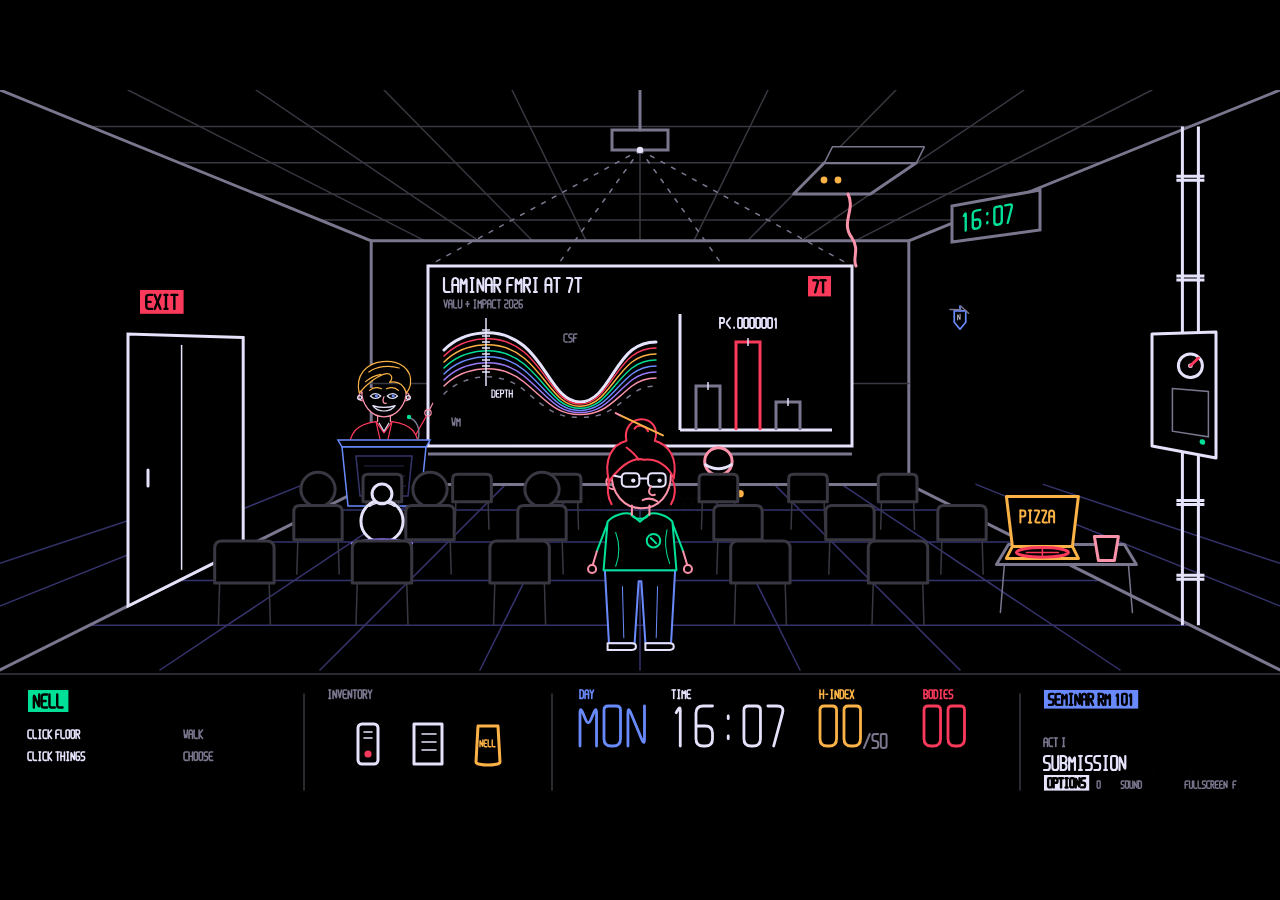
<file: index.html>
<!DOCTYPE html>
<html lang="en">
<head>
<meta charset="utf-8">
<title>Gain Control</title>
<meta http-equiv="refresh" content="0; url=game/">
<link rel="canonical" href="game/">
<style>html,body{margin:0;height:100%;background:#000;color:#e9e6ff;font-family:"Arial Narrow",sans-serif}a{color:#00e39a}p{position:absolute;inset:0;display:flex;align-items:center;justify-content:center;letter-spacing:.08em}</style>
</head>
<body><p>LOADING&nbsp;<a href="game/">GAIN CONTROL</a></p></body>
</html>
</file>
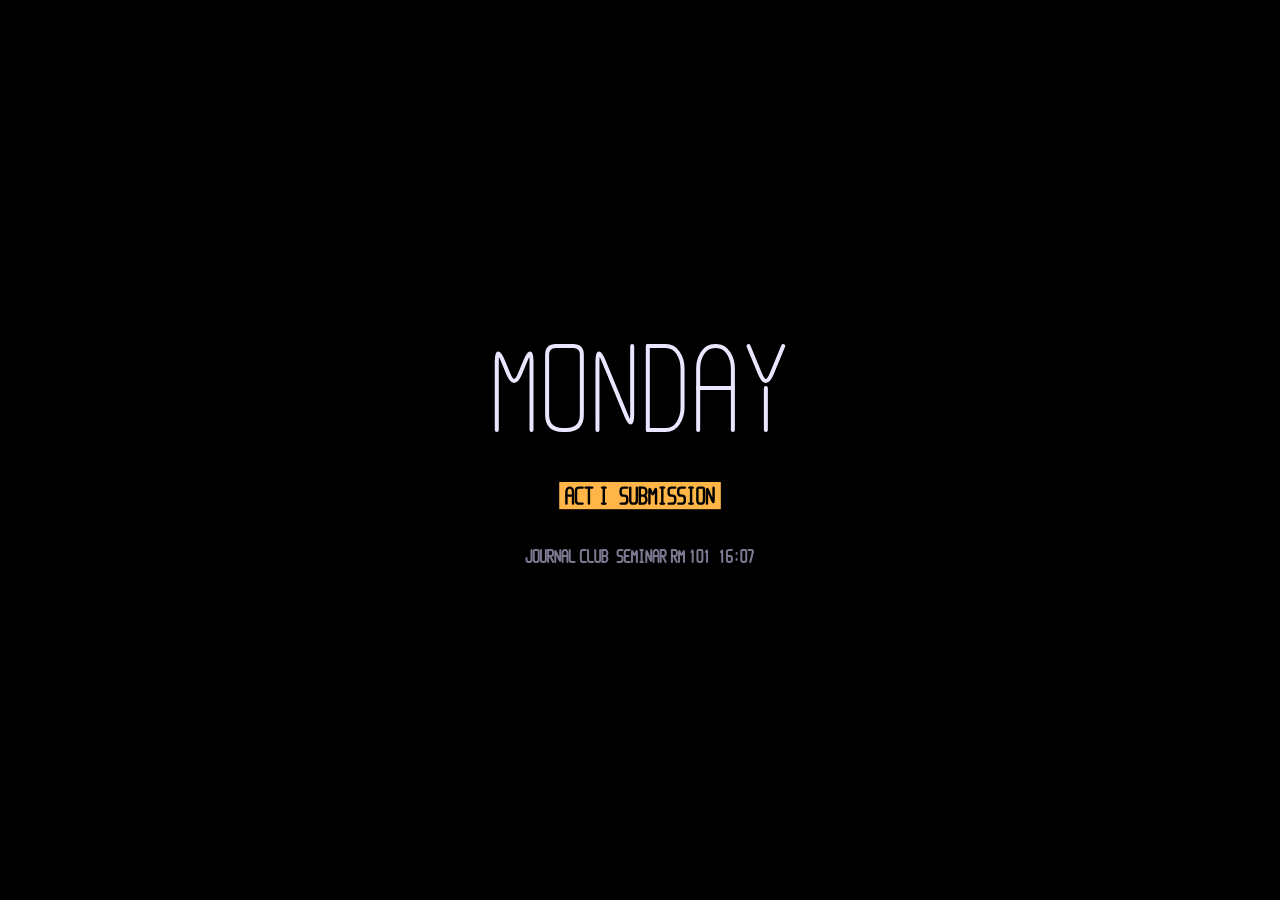
<file: prototype/room-101/index.html>
<!DOCTYPE html>
<html lang="en">
<head>
<meta charset="utf-8">
<meta name="viewport" content="width=device-width, initial-scale=1">
<title>Gain Control — Seminar Room 101</title>
<link rel="preconnect" href="https://fonts.googleapis.com">
<link rel="preconnect" href="https://fonts.gstatic.com" crossorigin>
<link href="https://fonts.googleapis.com/css2?family=Saira+Condensed:wght@400;500;600&display=swap" rel="stylesheet">
<style>
  html, body { margin: 0; height: 100%; background: #000; overflow: hidden; }
  body { font-family: "Saira Condensed", "Arial Narrow", sans-serif; -webkit-font-smoothing: antialiased; }
  #stage { position: absolute; inset: 0; display: flex; align-items: center; justify-content: center; }
  #frame {
    position: relative; width: min(100vw, calc(100vh * 16 / 9)); aspect-ratio: 16 / 9;
    container-type: inline-size; user-select: none; -webkit-user-select: none; cursor: crosshair; background: #000;
    /* DAY palette */
    --W: #e9e6ff; --R: #ff3b5c; --B: #6b8cff; --G: #00e39a; --K: #ff95ae; --A: #ffb547;
    --V: #9c7bff; --N: #36346e; --D: #3a3842; --M: #7b7890; --X: #ff3b5c;
  }
  #frame.night {
    --W: #8f9cff; --R: #5a4bd1; --B: #3d5cff; --G: #00e39a; --K: #7064d6; --A: #2fb3a3;
    --V: #4b47c9; --N: #24234f; --D: #1d1c2b; --M: #484673; --X: #ff3b5c;
  }
  svg.t { position: absolute; inset: 0; width: 100%; height: 100%; display: block; fill: none; }
  svg.t path, svg.t line, svg.t circle, svg.t rect, svg.t ellipse, svg.t polyline, svg.t polygon {
    stroke-width: 1.5; stroke-linecap: round; stroke-linejoin: round;
  }
  svg.t .hl { stroke-width: .75; }
  svg.t .mech { stroke-linecap: butt; stroke-linejoin: miter; }
  svg.t .dash { stroke-dasharray: 2 4; }
  svg.t .k { fill: #000; }
  .sW{stroke:var(--W)} .sR{stroke:var(--R)} .sB{stroke:var(--B)} .sG{stroke:var(--G)} .sK{stroke:var(--K)} .sA{stroke:var(--A)}
  .sV{stroke:var(--V)} .sN{stroke:var(--N)} .sD{stroke:var(--D)} .sM{stroke:var(--M)} .sX{stroke:var(--X)} .s0{stroke:#000}
  .fW{fill:var(--W);stroke:none} .fR{fill:var(--R);stroke:none} .fB{fill:var(--B);stroke:none} .fG{fill:var(--G);stroke:none}
  .fK{fill:var(--K);stroke:none} .fA{fill:var(--A);stroke:none} .fV{fill:var(--V);stroke:none} .fX{fill:var(--X);stroke:none}
  .fM{fill:var(--M);stroke:none}
  #frame * { transition: stroke .6s, fill .6s; }
  #frame.night .day-only, #frame:not(.night) .night-only { display: none; }
  [data-hs] { cursor: pointer; }
  .opt { cursor: pointer; }
  .opt:hover .bg { fill: var(--W); }
  .opt:hover .g path, .opt:hover .g circle { stroke: #000; }
  .opt:hover .g .fW, .opt:hover .g .fR { fill: #000; }
  .opt:hover .lbl path { stroke: var(--A); }
  #chooser .pz { display: none; } #chooser .pz.on { display: inline; }

  /* pose switching (Game & Watch) */
  .pz { display: none; } .pz.on { display: inline; }
  #actor[data-pose="0"] .ap1, #actor[data-pose="0"] .ap2,
  #actor[data-pose="1"] .ap0, #actor[data-pose="1"] .ap2,
  #actor[data-pose="2"] .ap0, #actor[data-pose="2"] .ap1 { display: none; }
  .pt .mouth-b { display: none; } .pt.mo .mouth-b { display: inline; } .pt.mo .mouth-a { display: none; }
  .pt .eyes-closed { display: none; } .pt.bl .eyes-closed { display: inline; } .pt.bl .eyes-open { display: none; }
  .pt .blank-only { display: none; } .pt.blank .blank-only { display: inline; } .pt.blank .normal-only { display: none; }

  /* exit sign glows at night */
  #frame.night #exitChip { filter: drop-shadow(0 0 .5cqw #ff3b5c); }

  /* hover label */
  #hover { position: absolute; pointer-events: none; font-size: 1.6cqw; font-weight: 600; letter-spacing: .06em; text-transform: uppercase;
    color: #000; background: var(--W); padding: .05cqw .5cqw; white-space: nowrap; opacity: 0; transition: opacity .1s; }
  #hover.show { opacity: 1; }

  /* narrator box */
  #msg { position: absolute; left: 50%; top: 4%; transform: translateX(-50%); width: 66%; background: #000;
    border: .16cqw solid var(--W); padding: 1.1cqw 1.6cqw 1.6cqw; color: var(--W); font-size: 2.45cqw; line-height: 1.16;
    text-transform: uppercase; letter-spacing: .015em; font-weight: 400; display: none; }
  #msg.show { display: block; }
  .who { display: inline-block; color: #000; font-weight: 600; letter-spacing: .06em; text-transform: uppercase; font-size: 1.45cqw;
    padding: 0 .5cqw; margin-bottom: .5cqw; line-height: 1.35; }
  .more { position: absolute; right: 1cqw; bottom: .4cqw; font-size: 1.1cqw; color: var(--M); letter-spacing: .1em; }
  em { color: var(--M); font-style: normal; }

  /* conversation */
  #convo { position: absolute; inset: 0; display: none; background: rgba(0,0,0,.9); }
  #convo.show { display: block; }
  .pf { position: absolute; top: 3%; width: 27%; height: 52%; border: .16cqw solid var(--D); background: #000; }
  .pf.left { left: 9%; } .pf.right { right: 9%; }
  .pf.speaking { border-color: var(--W); }
  .pf svg.t { position: absolute; inset: 0; }
  .pf svg.t path, .pf svg.t circle, .pf svg.t rect, .pf svg.t ellipse, .pf svg.t line, .pf svg.t polygon { stroke-width: .62; }
  .pf svg.t .hl { stroke-width: .33; }
  .pf:not(.speaking) svg { opacity: .45; }
  .pf .name { position: absolute; left: 0; bottom: -2.6cqw; }
  #dlg { position: absolute; left: 4%; right: 4%; top: 63%; bottom: 4%; background: #000; border: .16cqw solid var(--W);
    padding: 1.1cqw 1.8cqw 1.4cqw; color: var(--W); font-size: 3.1cqw; line-height: 1.12; text-transform: uppercase;
    letter-spacing: .015em; font-weight: 400; }
  #dlg .txt em { display: block; font-size: .78em; margin-top: .35cqw; }

  /* title card */
  #card { position: absolute; inset: 0; background: #000; opacity: 0; pointer-events: none; transition: opacity .7s; }
  #card.show { opacity: 1; pointer-events: auto; }
</style>
</head>
<body>
<div id="stage">
  <div id="frame">
    <svg class="t" id="game" viewBox="0 0 640 360" preserveAspectRatio="xMidYMid meet" xmlns="http://www.w3.org/2000/svg"></svg>
    <div id="hover"></div>
    <div id="msg"></div>
    <div id="convo">
      <div class="pf left"><div class="pv"></div><span class="who name"></span></div>
      <div class="pf right"><div class="pv"></div><span class="who name"></span></div>
      <div id="dlg"><span class="who"></span><div class="txt"></div><span class="more">CLICK ▸</span></div>
    </div>
    <svg class="t" id="card" viewBox="0 0 640 360"></svg>
  </div>
</div>

<script>
(() => {
"use strict";
const $ = (s, r = document) => r.querySelector(s);
const svg = $("#game"), frame = $("#frame");

/* ================================================================ *
 *  TYPE: condensed rounded monoline stroke alphabet (4×6 grid)
 * ================================================================ */
const GL = {
  A:[[0,6,0,1,1,0,3,0,4,1,4,6],[0,3,4,3]], B:[[0,0,0,6],[0,6,3,6,4,5,4,4,3,3,0,3],[0,0,3,0,4,1,4,2,3,3]],
  C:[[4,0,0,0,0,6,4,6]], D:[[0,0,0,6],[0,6,3,6,4,5,4,1,3,0,0,0]], E:[[4,0,0,0,0,6,4,6],[0,3,3,3]], F:[[4,0,0,0,0,6],[0,3,3,3]],
  G:[[4,0,0,0,0,6,4,6,4,3,2,3]], H:[[0,0,0,6],[4,0,4,6],[0,3,4,3]], I:[[1,0,3,0],[2,0,2,6],[1,6,3,6]], J:[[4,0,4,6,0,6,0,4]],
  K:[[0,0,0,6],[4,0,0,3,4,6]], L:[[0,0,0,6,4,6]], M:[[0,6,0,0,2,3,4,0,4,6]], N:[[0,6,0,0,4,6,4,0]],
  O:[[0,0,4,0,4,6,0,6,0,0]], P:[[0,6,0,0],[0,0,4,0,4,3,0,3]], Q:[[0,0,4,0,4,6,0,6,0,0],[2,4,4,6]], R:[[0,6,0,0],[0,0,4,0,4,3,0,3],[1.6,3,4,6]],
  S:[[4,0,0,0,0,3,4,3,4,6,0,6]], T:[[0,0,4,0],[2,0,2,6]], U:[[0,0,0,6,4,6,4,0]], V:[[0,0,2,6,4,0]],
  W:[[0,0,1,6,2,3,3,6,4,0]], X:[[0,0,4,6],[4,0,0,6]], Y:[[0,0,2,3,4,0],[2,3,2,6]], Z:[[0,0,4,0,0,6,4,6]],
  "0":[[0,0,4,0,4,6,0,6,0,0]], "1":[[1,1,2,0,2,6]], "2":[[0,0,4,0,4,3,0,3,0,6,4,6]], "3":[[0,0,4,0,4,6,0,6],[1,3,4,3]],
  "4":[[0,0,0,3,4,3],[4,0,4,6]], "5":[[4,0,0,0,0,3,4,3,4,6,0,6]], "6":[[4,0,0,0,0,6,4,6,4,3,0,3]], "7":[[0,0,4,0,1.4,6]],
  "8":[[0,0,4,0,4,6,0,6,0,0],[0,3,4,3]], "9":[[4,3,0,3,0,0,4,0,4,6,0,6]], "-":[[1,3,3,3]], ".":[[2,6,2,5.6]],
  ":":[[2,1.5,2,1.9],[2,4.5,2,4.9]], "/":[[0,6,4,0]], "!":[[2,0,2,4],[2,5.8,2,6]], "?":[[0,0,4,0,4,3,2,3,2,4],[2,5.8,2,6]],
  "+":[[2,1,2,5],[0,3,4,3]], ">":[[0,0,4,3,0,6]], "<":[[4,0,0,3,4,6]], "'":[[2,0,2,1.5]],
};
function rpath(pts, r) {
  const closed = pts.length > 2 && pts[0][0] === pts[pts.length - 1][0] && pts[0][1] === pts[pts.length - 1][1];
  if (closed) { const m = [(pts[0][0] + pts[1][0]) / 2, (pts[0][1] + pts[1][1]) / 2]; pts = [m, ...pts.slice(1), m]; }
  const f = (q) => q[0].toFixed(2) + "," + q[1].toFixed(2);
  let d = "M" + f(pts[0]);
  for (let i = 1; i < pts.length - 1; i++) {
    const a = pts[i - 1], c = pts[i], b = pts[i + 1];
    const d1 = Math.hypot(c[0] - a[0], c[1] - a[1]), d2 = Math.hypot(b[0] - c[0], b[1] - c[1]);
    if (!d1 || !d2) continue;
    const rr = Math.min(r, d1 * .5, d2 * .5);
    d += "L" + f([c[0] - (c[0] - a[0]) / d1 * rr, c[1] - (c[1] - a[1]) / d1 * rr]) + "Q" + f(c) + " " + f([c[0] + (b[0] - c[0]) / d2 * rr, c[1] + (b[1] - c[1]) / d2 * rr]);
  }
  return d + "L" + f(pts[pts.length - 1]);
}
const CXR = 0.62;
function seg(str, x, y, h, cls, sw = 1.5) {
  const u = h / 6, ux = u * CXR; let out = "", cx = x;
  for (const ch of String(str).toUpperCase()) {
    if (ch === " ") { cx += ux * 3.2; continue; }
    const g = GL[ch]; if (!g) { cx += ux * 5.8; continue; }
    for (const pl of g) { const pts = []; for (let i = 0; i < pl.length; i += 2) pts.push([cx + pl[i] * ux, y + pl[i + 1] * u]);
      out += `<path d="${rpath(pts, u * 1.1)}" class="${cls}" style="stroke-width:${sw}"/>`; }
    cx += ux * 5.8;
  }
  return out;
}
const segW = (str, h) => { const ux = h / 6 * CXR; let w = 0; for (const ch of String(str)) w += ch === " " ? ux * 3.2 : ux * 5.8; return w - ux * 1.8; };
const chip = (txt, x, y, h, fcls, id = "") => `<g ${id ? `id="${id}"` : ""}><rect class="${fcls}" x="${x}" y="${y}" width="${(segW(txt, h) + h * .9).toFixed(1)}" height="${(h * 1.7).toFixed(1)}"/>${seg(txt, x + h * .45, y + h * .35, h, "s0", 1.2)}</g>`;
// flat content on a receding surface: draw it upright in a local box (0,0)-(w,h), mapped affinely onto the quad with
// screen corners tl, tr, bl (a sign or clock on a side wall). w, h ≈ the quad's on-screen size keeps stroke weights.
const onQuad = (inner, w, h, tl, tr, bl) => { const n = (v) => +v.toFixed(4);
  return `<g transform="matrix(${n((tr[0] - tl[0]) / w)},${n((tr[1] - tl[1]) / w)},${n((bl[0] - tl[0]) / h)},${n((bl[1] - tl[1]) / h)},${n(tl[0])},${n(tl[1])})">${inner}</g>`; };
const arcs = (x, y, dir, cls, n = 3, s = 1) => { let o = ""; for (let i = 0; i < n; i++) { const r = (5 + i * 4) * s, xx = x + dir * i * 4 * s;
  o += `<path class="${cls}" d="M${xx},${y - r} C${xx + dir * r * .6},${y - r * .4} ${xx + dir * r * .6},${y + r * .4} ${xx},${y + r}"/>`; } return o; };

/* ================================================================ *
 *  ROOM GEOMETRY — one-point perspective, native 640×360 (room 0–290)
 * ================================================================ */
const VP = [320, 130], KB = 0.42, FY = 290;
const P = (X, Y, k) => [VP[0] + (X - VP[0]) * k, VP[1] + (Y - VP[1]) * k];
const pt = (a) => a[0].toFixed(1) + "," + a[1].toFixed(1);
const poly = (...a) => a.map(pt).join(" ");
const kAtY = (y) => (y - VP[1]) / (FY - VP[1]);
const ln = (a, b, cls) => `<path class="${cls}" d="M${pt(a)} L${pt(b)}"/>`;

function room() {
  const TL = P(0, 0, KB), TR = P(640, 0, KB), BL = P(0, FY, KB), BR = P(640, FY, KB);
  let s = "";
  // floor perspective grid (hairline, structural)
  for (let X = -160; X <= 800; X += 80) s += ln([X, FY], P(X, FY, KB), "hl sN");
  [0.5, 0.6, 0.72, 0.86].forEach(k => s += ln(P(0, FY, k), P(640, FY, k), "hl sN"));
  // ceiling tiles
  for (let X = 0; X <= 640; X += 64) s += ln([X, 0], P(X, 0, KB), "hl sD");
  [0.5, 0.6, 0.72, 0.86].forEach(k => s += ln(P(0, 0, k), P(640, 0, k), "hl sD"));
  // room edges
  s += `<polyline class="sM" points="${poly([0, 0], TL, TR, [640, 0])}"/><polyline class="sM" points="${poly([0, FY], BL, BR, [640, FY])}"/>`;
  s += ln(TL, BL, "sM") + ln(TR, BR, "sM");
  s += ln(P(0, 170, KB), P(640, 170, KB), "hl sD"); // chair rail

  // projector + beam
  s += `<rect class="k sM mech" x="306" y="20" width="28" height="10"/><path class="sM" d="M320,0 L320,20"/>
        <g class="day-only"><path class="hl dash sM" d="M320,30 L214,88 M320,30 L426,88 M320,30 L214,178 M320,30 L426,178"/><circle class="fW" cx="320" cy="30" r="1.6"/></g>`;
  // screen + slide
  s += `<g data-hs="screen"><rect class="k sW mech" x="214" y="88" width="212" height="90"/>
        <g class="day-only">${slide()}</g>
        <g class="night-only">${layers(["hl sD","hl sD","hl sD","hl sD","hl sD","hl sD"], "hl sD", "hl sD", false)}</g>
        <rect x="214" y="88" width="212" height="90" fill="transparent"/></g>`;
  s += `<path class="sM mech" d="M214,182 L426,182"/>`;
  // digital clock (right wall)
  s += `<g data-hs="clock"><path class="k sM mech" d="M476,58 L520,50 L520,70 L476,76 Z"/>
        ${onQuad(`<g class="day-only">${seg("16:07", 5, 4.5, 9, "sG", 1.2)}</g><g class="night-only">${seg("02:13", 5, 4.5, 9, "sG", 1.2)}</g>`, 44, 18, [476, 58], [520, 50], [476, 76])}
        <rect x="474" y="48" width="48" height="30" fill="transparent"/></g>`;
  // door + EXIT chip (left wall)
  const d1 = P(0, 120, .62), d2 = P(0, 120, .8), d3 = P(0, FY, .8), d4 = P(0, FY, .62);
  s += `<g data-hs="door"><polygon class="k sW mech" points="${poly(d1, d2, d3, d4)}"/>
        <path class="hl sW" d="M${(d1[0] + d2[0]) / 2 - 2},${d1[1] + 4} L${(d4[0] + d3[0]) / 2 - 2},${(d3[1] + d4[1]) / 2 - 4}"/>
        <path class="sW" d="M74,190 L74,198"/>
        <rect x="58" y="118" width="70" height="146" fill="transparent"/></g>`;
  s += `<g data-hs="exit">${chip("EXIT", 70, 100, 7, "fX", "exitChip")}<rect x="68" y="98" width="30" height="16" fill="transparent"/></g>`;
  // pneumatic tube (right wall), double-line pipe + station
  const tx = P(640, 0, .86)[0], ty0 = P(640, 0, .86)[1], ty1 = P(640, FY, .86)[1];
  const b1 = P(640, 120, .8), b2 = P(640, 120, .9), b3 = P(640, 190, .9), b4 = P(640, 190, .8);
  s += `<g data-hs="tube">
    <path class="sW mech" d="M${tx - 4},${ty0} L${tx - 4},${ty1} M${tx + 4},${ty0} L${tx + 4},${ty1}"/>
    ${[0.1, 0.3, 0.75, 0.9].map(f => { const y = ty0 + (ty1 - ty0) * f; return `<path class="sW mech" d="M${tx - 7},${y} L${tx + 7},${y} M${tx - 7},${y + 2} L${tx + 7},${y + 2}"/>`; }).join("")}
    <polygon class="k sW" points="${poly(b1, b2, b3, b4)}"/>
    <circle class="k sW" cx="${tx}" cy="138" r="6"/><circle class="fW" cx="${tx}" cy="138" r="1.2"/><path id="needle" class="sR" d="M${tx},138 L${tx + 4},134"/>
    <polygon class="hl sM mech" points="${poly(P(640, 153.3, .832), P(640, 153.3, .888), P(640, 178.8, .888), P(640, 178.8, .832))}"/><circle class="fG" cx="${tx + 6}" cy="176" r="1.4"/>
    <rect x="${tx - 16}" y="${ty0}" width="32" height="${ty1 - ty0}" fill="transparent"/></g>`;
  s += `<g id="canister" style="display:none"><rect class="fA" x="${tx - 2.6}" y="-6" width="5.2" height="12" rx="2.6"/>${seg("B3", tx + 8, -4, 6, "sA", 1)}</g>`;
  // Morris in the ajar ceiling tile
  const m1 = P(448, 0, .6), m2 = P(512, 0, .6), m3 = P(512, 0, .72), m4 = P(448, 0, .72);
  s += `<g data-hs="morris"><polygon class="k sM" points="${poly(m4, m3, m2, m1)}"/>
    <polygon class="k hl sM" points="${poly(m4, m3, [m3[0] + 4, m3[1] - 8], [m4[0] + 4, m4[1] - 8])}"/>
    <circle class="fA" cx="412" cy="45" r="1.7"/><circle class="fA" cx="419" cy="45" r="1.7"/>
    <g class="pz on" data-g="tail" data-i="0"><path class="sK" d="M424,52 C428,60 420,66 426,74 C430,80 426,84 428,88"/></g>
    <g class="pz" data-g="tail" data-i="1"><path class="sK" d="M424,52 C420,60 428,66 422,74 C418,80 422,84 420,88"/></g>
    <rect x="400" y="34" width="34" height="58" fill="transparent"/></g>`;
  return s;
}
function brainOutline(cx, cy, sc, cls) {
  return `<path class="${cls}" transform="translate(${cx},${cy}) scale(${sc})" d="M-44,6 C-48,-18 -30,-34 -8,-32 C8,-40 32,-34 40,-18 C52,-10 50,10 40,18 C32,30 14,32 4,26 C-6,32 -24,30 -30,22 C-40,22 -46,16 -44,6 Z"/>`;
}
// a close-up of cortex: pial surface, six layers following the fold, white-matter boundary
function layers(cls6, pialCls, wmCls, probe = true) {
  // a gyral crown (left) dropping into a sulcus (right), layers following the fold
  const curve = (o) => `M222,${130 + o} C232,${120 + o} 250,${118 + o} 262,${128 + o} C274,${138 + o} 278,${156 + o * .35} 290,${156 + o * .35} C302,${156 + o * .35} 306,${138 + o} 316,${130 + o} C320,${127 + o} 324,${126 + o} 328,${126 + o}`;
  let s = `<path class="${pialCls}" d="${curve(0)}"/>`;
  cls6.forEach((c, i) => { s += `<path class="${c}" d="${curve(3 + i * 3)}"/>`; });
  s += `<path class="${wmCls}" d="${curve(22)}"/>`;
  if (probe) s += `<path class="hl sW mech" d="M243,114 L243,148"/>${[0, 1, 2, 3, 4, 5, 6, 7].map(i => `<path class="hl sW mech" d="M241,${120 + i * 3} L245,${120 + i * 3}"/>`).join("")}`;
  return s;
}
function slide() {
  let s = seg("LAMINAR FMRI AT 7T", 222, 94, 7, "sW", 1.1) + chip("7T", 404, 93, 6, "fR");
  s += seg("VALU + IMPACT 2026", 222, 105, 4, "sM", .7);
  s += layers(["hl sR", "hl sA", "hl sG", "hl sB", "hl sV", "hl sK"], "sW", "hl dash sM");
  s += seg("CSF", 282, 122, 4, "sM", .7) + seg("WM", 226, 164, 4, "sM", .7) + seg("DEPTH", 246, 150, 3.6, "sW", .6);
  s += `<path class="sW mech" d="M340,170 L416,170 M340,170 L340,112"/>`;
  [[348, 22, "sM"], [368, 44, "sR"], [388, 14, "sM"]].forEach(([x, h, c]) => {
    s += `<path class="${c} mech" d="M${x},170 L${x},${170 - h} L${x + 12},${170 - h} L${x + 12},170"/><path class="hl sW mech" d="M${x + 6},${168 - h} L${x + 6},${172 - h}"/>`; });
  s += seg("P<.0000001", 360, 114, 5, "sW", .9);
  return s;
}

/* ================================================================ *
 *  PEOPLE (sheet coordinates: feet ≈ (160,187))
 * ================================================================ */
function nellFigure() {
  const shoe = (x, y) => `<path class="k sW" d="M${x},${y} L${x + 18},${y} C${x + 22},${y} ${x + 22},${y + 5} ${x + 18},${y + 5} L${x},${y + 5} Z"/>`;
  const head = `
    <path class="k sK" d="M139,54 C138,72 149,82 161,82 C174,82 183,72 183,56"/>
    <path class="sK" d="M140,58 C134,57 133,67 140,68"/>
    <path class="k sR" d="M137,62 C133,46 139,35 150,32 C148,24 153,16 161,16 C169,16 174,23 171,32 C181,35 188,44 185,60 C181,50 172,45 163,46 C155,44 146,50 137,62 Z"/>
    <path class="sR" d="M156,23 C158,20 164,20 166,25 M150,37 C154,40 157,43 159,46 M138,61 C135,67 136,74 139,79 M184,61 C187,67 186,74 183,79"/><path class="sA" d="M145,13 L177,28"/><path class="sK" d="M145,13 L142,11.5"/>
    <rect class="sW" x="146.5" y="56" width="13" height="10" rx="3"/><rect class="sW" x="166" y="56" width="13" height="10" rx="3"/>
    <path class="sW" d="M159.5,60 L166,60 M146.5,59 L141,58"/>
    <circle class="fW" cx="155" cy="61.5" r="1.6"/><circle class="fW" cx="174.5" cy="61.5" r="1.6"/>
    <path class="sK" d="M168,66 C165,71 168,73 171,72 M162,76 C166,74 170,75 173,77"/>
    <path class="sK" d="M154,80 L154,87 M167,80 L167,87"/>`;
  const torso = `
    <path class="k sG" d="M136,92 C140,87 148,85 153,86 L160,92 L167,86 C172,85 180,87 184,92 L187,128 L133,128 Z"/>
    <path class="sG" d="M153,86 C156,91 164,91 167,86"/><circle class="sG" cx="170" cy="106" r="5"/><path class="sG" d="M168,104 L172,108"/>
    <path class="hl sG" d="M142,100 C145,108 145,117 142,125 M180,98 C178,106 179,115 182,123"/>`;
  const stand = `<g class="ap0">
    <path class="k sB" d="M134,128 L137,182 L156,182 L159,136 L161,136 L164,182 L183,182 L186,128 Z"/>${shoe(136, 182)}${shoe(164, 182)}
    <path class="hl sB" d="M147,140 L148,178 M173,140 L172,178"/>
    <path class="sG" d="M136,93 L128,114"/><path class="sK" d="M128,114 L125,124"/><circle class="sK" cx="124.5" cy="127" r="3"/>
    <path class="sG" d="M184,93 L192,114"/><path class="sK" d="M192,114 L195,124"/><circle class="sK" cx="195.5" cy="127" r="3"/></g>`;
  const walkA = `<g class="ap1">
    <path class="k sB" d="M137,128 L120,176 L137,182 L158,134 Z"/><path class="k sB" d="M162,132 L178,182 L196,178 L184,128 Z"/>${shoe(118, 177)}${shoe(180, 179)}
    <path class="sG" d="M136,93 L142,114"/><path class="sK" d="M142,114 L148,123"/><circle class="sK" cx="150" cy="126" r="3"/>
    <path class="sG" d="M184,93 L178,112"/><path class="sK" d="M178,112 L170,120"/><circle class="sK" cx="168" cy="123" r="3"/></g>`;
  const walkB = `<g class="ap2">
    <path class="k sB" d="M134,128 L146,180 L162,182 L157,130 Z"/><path class="k sB" d="M163,130 L160,182 L177,180 L186,128 Z"/>${shoe(146, 181)}${shoe(160, 181)}
    <path class="sG" d="M136,93 L124,110"/><path class="sK" d="M124,110 L116,118"/><circle class="sK" cx="114" cy="121" r="3"/>
    <path class="sG" d="M184,93 L196,110"/><path class="sK" d="M196,110 L204,117"/><circle class="sK" cx="206" cy="120" r="3"/></g>`;
  return stand + walkA + walkB + torso + head;
}
function gusFigure() {
  const mop = (hx, hy, mx, my, ang) => `<path class="sA mech" d="M${hx},${hy} L${mx},${my}"/>
    <g transform="translate(${mx},${my}) rotate(${ang})"><path class="k sW" d="M-12,0 L12,0 L14,4 L-14,4 Z"/>
    ${[-12, -7, -2, 3, 8, 12].map(x => `<path class="sW" d="M${x},4 L${x + (ang > 0 ? 2 : -2)},11"/>`).join("")}</g>`;
  const arms = (lx, ly, rx, ry) => `<path class="sV" d="M135,88 L${lx},${ly}"/><circle class="sK" cx="${lx}" cy="${ly + 3}" r="3.2"/>
    <path class="sV" d="M185,88 L${rx},${ry}"/><circle class="sK" cx="${rx}" cy="${ry + 3}" r="3.2"/>`;
  const body = `
    <path class="k sM" d="M134,128 L136,182 L157,182 L159,138 L161,138 L163,182 L184,182 L186,128 Z"/>
    <path class="k sW" d="M134,182 L158,182 L158,188 L130,188 C130,184 131,182 134,182 Z M162,182 L186,182 C189,182 190,184 190,188 L162,188 Z"/>
    <path class="k sV" d="M134,86 C140,80 150,80 160,84 C170,80 180,80 186,86 L189,130 L131,130 Z"/>
    <path class="hl sV" d="M140,94 L152,94 L152,104 L140,104 Z M160,86 L160,130"/>
    <ellipse class="k sR" cx="173" cy="99" rx="9" ry="5.5"/>${seg("GUS", 167.4, 97, 4, "sR", .9)}
    <circle class="sA" cx="140" cy="122" r="4"/><path class="sA" d="M138,126 L136,132 M141,126 L141,133"/>
    <path class="sK" d="M154,76 L154,83 M166,76 L166,83"/>
    <path class="k sK" d="M137,47 C136,66 148,77 160,77 C172,77 184,66 183,47"/>
    <path class="sW" d="M137,50 C134,54 135,60 138,62 M183,50 C186,54 185,60 182,62"/>
    <path class="k sB" d="M136,46 C135,30 147,22 160,22 C173,22 185,30 184,46 Z"/><path class="k sB" d="M156,46 L204,46 C206,48 204,51 200,51 L156,51 Z"/>
    <path class="sW" d="M146,52 L154,51 M166,51 L174,52"/><circle class="fW" cx="150.5" cy="56" r="1.5"/><circle class="fW" cx="169.5" cy="56" r="1.5"/>
    <path class="sK" d="M160,57 C156,64 159,67 164,65"/>
    <path class="k sW" d="M144,68 C150,62 157,65 160,67 C163,65 170,62 176,68 C170,72 163,70 160,70 C157,70 150,72 144,68 Z"/>`;
  return `<g class="ap1">${mop(150, 70, 102, 178, -14)}${arms(136, 108, 146, 104)}</g>
    <g class="ap0">${mop(160, 66, 160, 178, 0)}${arms(152, 110, 166, 100)}</g>
    <g class="ap2">${mop(170, 70, 218, 178, 14)}${arms(176, 104, 186, 108)}</g>${body}`;
}
function prestonBust() {
  const base = `
    <path class="k sR" d="M116,130 C116,106 126,95 150,92 L160,106 L170,92 C194,95 204,106 204,130 Z"/>
    <path class="sR" d="M150,92 L155,114 M170,92 L165,114"/><path class="sW" d="M154,94 L160,104 L166,94"/>
    <path class="sK" d="M152,84 L152,92 M168,84 L168,92"/>
    <path class="k sK" d="M132,50 C131,72 145,86 160,86 C175,86 189,72 188,50"/>
    <path class="sK" d="M133,56 C127,55 127,66 133,66 M187,56 C193,55 193,66 187,66"/>
    <path class="k sA" d="M129,56 C124,34 138,19 158,17 C179,15 196,26 193,46 C192,50 190,54 188,56 C184,45 176,41 167,43 C173,36 168,30 159,33 C148,37 139,45 129,56 Z"/>
    <path class="sA" d="M141,30 C151,23 166,21 179,25 M137,42 C143,37 150,34 156,33"/>
    <path class="sK" d="M160,61 C157,68 160,70 163,69"/>`;
  const on = `<g class="normal-only">
    <path class="k sW" d="M143,60 C146,56 152,56 156,60 C152,64 147,64 143,60 Z"/><circle class="fB" cx="150.5" cy="60" r="2"/>
    <path class="k sW" d="M164,60 C168,56 174,56 177,60 C173,64 168,64 164,60 Z"/><circle class="fB" cx="171.5" cy="60" r="2"/>
    <path class="sA" d="M142,53 C146,49 152,49 157,51 M163,51 C168,49 174,49 178,53"/>
    <path class="k sW" d="M146,72 C152,81 168,81 174,72 C166,75 154,75 146,72 Z"/>
    <circle class="sW" cx="129.5" cy="62" r="2.5"/><circle class="sW" cx="190.5" cy="62" r="2.5"/></g>`;
  const blank = `<g class="blank-only">
    <circle class="k sW" cx="150" cy="60" r="4.2"/><circle class="fW" cx="150" cy="60" r=".9"/><circle class="k sW" cx="170" cy="60" r="4.2"/><circle class="fW" cx="170" cy="60" r=".9"/>
    <path class="sA" d="M143,52 L157,52 M163,52 L177,52"/><path class="sK" d="M150,75 L170,75"/>
    <circle class="fG" cx="129.5" cy="62" r="3"/><circle class="fG" cx="190.5" cy="62" r="3"/>${arcs(124, 62, -1, "sG")}${arcs(196, 62, 1, "sG")}</g>`;
  const armUp = `<g class="pz on" data-g="parm" data-i="0"><path class="sR" d="M200,108 L213,85"/><circle class="sK" cx="215" cy="81" r="4"/><path class="sK" d="M217,77 L221,69"/></g>`;
  const armDn = `<g class="pz" data-g="parm" data-i="1"><path class="sR" d="M201,110 L208,121"/><path class="k sK" d="M204,122 C204,118 214,118 214,122 C214,125 204,125 204,122 Z"/></g>`;
  return base + on + blank + armUp + armDn;
}
// seated, seen from behind: a head above a tall chair back (proportions match the standing figures)
const AUD = 0.72;   // same scale factor the walking characters use
function sitter(x, y, k, o = {}) {
  const q = k * AUD, head = o.head || "sD";
  return `<g class="${o.cls || ""}" ${o.hs ? `data-hs="${o.hs}"` : ""}>
    <circle class="k ${head}" cx="${x}" cy="${y - 84 * q}" r="${17 * q}"/>${o.extra ? o.extra(x, y, q) : ""}
    ${o.hs ? `<rect x="${x - 24 * q}" y="${y - 104 * q}" width="${48 * q}" height="${104 * q}" fill="transparent"/>` : ""}</g>`;
}
function chairBack(x, y, k) {
  const q = k * AUD;
  return `<path class="k sD" d="M${x - 24 * q},${y - 34 * q} L${x - 24 * q},${y - 62 * q} Q${x - 24 * q},${y - 68 * q} ${x - 18 * q},${y - 68 * q} L${x + 18 * q},${y - 68 * q} Q${x + 24 * q},${y - 68 * q} ${x + 24 * q},${y - 62 * q} L${x + 24 * q},${y - 34 * q} Z"/>
    <path class="hl sD" d="M${x - 20 * q},${y - 34 * q} L${x - 21 * q},${y} M${x + 20 * q},${y - 34 * q} L${x + 21 * q},${y}"/>`;
}
const ROWS = [0.56, 0.70, 0.86];
const SEATS = [90, 170, 250, 390, 470, 550];
function rowGroup(ri) {
  const k = ROWS[ri], y = P(0, FY, k)[1], X = (Xf) => P(Xf, FY, k)[0];
  let people = "", chairs = "";
  SEATS.forEach(Xf => { if (ri === 2 && Xf === 550) return; chairs += chairBack(X(Xf), y, k); });  // gap by the snack table
  if (ri === 0) {
    people += sitter(X(390), y, k, { hs: "quorum", cls: "day-only", body: "sN", head: "sK",
      extra: (x, y, q) => `<path class="sW" d="M${x - 16 * q},${y - 80 * q} Q${x},${y - 70 * q} ${x + 16 * q},${y - 80 * q}"/><circle class="fA" cx="${x + 27 * q}" cy="${y - 44 * q}" r="1.8"/>` });
  }
  if (ri === 1) {
    [250, 170, 90].forEach(Xf => {
      people += `<g class="day-only" data-hs="faculty"><g class="pz on" data-g="nod" data-i="0">${sitter(X(Xf), y, k)}</g>
        <g class="pz" data-g="nod" data-i="1">${sitter(X(Xf), y + 4 * k, k)}</g>
        <rect x="${X(Xf) - 18 * k}" y="${y - 80 * k}" width="${36 * k}" height="${80 * k}" fill="transparent"/></g>`; });
  }
  if (ri === 2) {
    people += sitter(X(170), y, k, { hs: "iris", cls: "day-only", body: "sV", head: "sW",
      extra: (x, y, q) => `<circle class="k sW" cx="${x}" cy="${y - 106 * q}" r="${8 * q}"/><path class="hl sW" d="M${x - 10 * q},${y - 96 * q} C${x - 4 * q},${y - 100 * q} ${x + 4 * q},${y - 100 * q} ${x + 10 * q},${y - 96 * q}"/><path class="sV" d="M${x - 24 * q},${y - 66 * q} Q${x},${y - 72 * q} ${x + 24 * q},${y - 66 * q}"/>` });
    const rx = X(390);
    people += `<g class="night-only" data-hs="robe" id="robe">
      <path class="k sV" d="M${rx - 22 * k},${y - 24 * k} L${rx - 18 * k},${y - 66 * k} Q${rx},${y - 90 * k} ${rx + 18 * k},${y - 66 * k} L${rx + 22 * k},${y - 24 * k} Z"/>
      <path class="k sV" d="M${rx - 10 * k},${y - 66 * k} Q${rx},${y - 76 * k} ${rx + 10 * k},${y - 66 * k} Q${rx},${y - 58 * k} ${rx - 10 * k},${y - 66 * k} Z"/>
      <path class="hl sV" d="M${rx - 8 * k},${y - 54 * k} L${rx - 10 * k},${y - 26 * k} M${rx + 8 * k},${y - 54 * k} L${rx + 10 * k},${y - 26 * k}"/>
      <circle class="hl sX" cx="${rx}" cy="${y - 44 * k}" r="${4.5 * k}"/><circle class="fX" cx="${rx}" cy="${y - 44 * k}" r="${1.9 * k}"/>
      <rect x="${rx - 24 * k}" y="${y - 92 * k}" width="${48 * k}" height="${92 * k}" fill="transparent"/></g>`;
  }
  const robe = people.match(/<g class="night-only" data-hs="robe"[\s\S]*$/);
  if (robe) people = people.replace(robe[0], "");
  return `<g>${people}${chairs}${robe ? robe[0] : ""}</g>`;
}
function tableGroup() {
  const k = 0.82, y = P(0, FY, k)[1], x = P(580, FY, k)[0], w = 70;
  return `<g>
    <path class="hl sM" d="M${x - w / 2 + 4},${y - 24} L${x - w / 2 + 2},${y} M${x + w / 2 - 4},${y - 24} L${x + w / 2 - 2},${y}"/>
    <polygon class="k sM" points="${x - w / 2},${y - 24} ${x + w / 2},${y - 24} ${x + w / 2 - 6},${y - 34} ${x - w / 2 + 6},${y - 34}"/>
    <g data-hs="pizza">
      <polygon class="k sA" points="${x - 30},${y - 27} ${x + 6},${y - 27} ${x + 3},${y - 33} ${x - 27},${y - 33}"/>
      <polygon class="k sA" points="${x - 27},${y - 33} ${x + 3},${y - 33} ${x + 6},${y - 58} ${x - 30},${y - 58}"/>
      ${seg("PIZZA", x - 23, y - 51, 6, "sA", 1)}
      <g class="day-only"><ellipse class="sR" cx="${x - 12}" cy="${y - 30}" rx="13" ry="2.4"/><path class="hl sR" d="M${x - 20},${y - 30} L${x - 4},${y - 30} M${x - 12},${y - 32} L${x - 12},${y - 28}"/></g>
      <rect x="${x - 32}" y="${y - 60}" width="40" height="36" fill="transparent"/></g>
    <g data-hs="coffee" class="day-only">
      <path class="k sK" d="M${x + 16},${y - 26} L${x + 14},${y - 38} L${x + 26},${y - 38} L${x + 24},${y - 26} Z"/>
      <rect x="${x + 12}" y="${y - 40}" width="16" height="16" fill="transparent"/></g>
  </g>`;
}
function lecternGroup() {
  const s = 0.5, sp = 0.40, ax = 192, ay = 208;  // lectern base on the floor; Preston drawn at his depth's scale
  const top = ay - (190 - 124) * s;               // lectern's top edge
  return `<g>
    <g class="day-only pt" id="preston" data-hs="preston"><g transform="translate(${ax - 160 * sp},${top + 6 - 130 * sp}) scale(${sp})">${prestonBust()}</g>
      <rect x="${ax - 20}" y="${top - 50}" width="46" height="50" fill="transparent"/></g>
    <g data-hs="lectern" transform="translate(${ax - 160 * s},${ay - 190 * s}) scale(${s})">
      <path class="k sB mech" d="M114,124 L206,124 L202,131 L118,131 Z"/><path class="k sB mech" d="M118,131 L202,131 L196,190 L124,190 Z"/>
      <path class="sN mech" d="M132,140 L188,140 L184,180 L136,180 Z"/><path class="hl sN mech" d="M140,150 L180,150 M139,160 L181,160 M138,170 L182,170"/>
      <path class="sM" d="M194,124 C197,112 192,104 186,102"/><circle class="fG" cx="185" cy="101" r="2.2"/>
      <rect x="114" y="100" width="92" height="90" fill="transparent"/></g>
  </g>`;
}

/* ================================================================ *
 *  PORTRAITS (same drawings, larger, with blink / mouth / blank)
 * ================================================================ */
const PORTRAIT = {
  nell: { name: "NELL NULL", chip: "fG", vb: "112 12 96 118", svg: () => `
    <path class="k sG" d="M108,140 C112,104 124,94 140,90 C146,88 150,86 153,86 L160,92 L167,86 C170,86 174,88 180,90 C196,94 208,104 212,140 Z"/>
    <path class="sG" d="M153,86 C156,91 164,91 167,86"/><circle class="sG" cx="180" cy="112" r="6"/><path class="sG" d="M177.5,109.5 L182.5,114.5"/>
    <path class="hl sG" d="M126,104 C130,114 130,126 127,136 M196,104 C192,114 193,126 196,136 M146,96 C150,98 154,98 158,97"/>
    <path class="sK" d="M154,80 L154,87 M167,80 L167,87"/>
    <path class="k sK" d="M139,54 C138,72 149,82 161,82 C174,82 183,72 183,56"/>
    <path class="sK" d="M140,58 C134,57 133,67 140,68"/><path class="hl sK" d="M137,61 C136,63 137,65 139,65"/>
    <path class="k sR" d="M137,62 C133,46 139,35 150,32 C148,24 153,16 161,16 C169,16 174,23 171,32 C181,35 188,44 185,60 C181,50 172,45 163,46 C155,44 146,50 137,62 Z"/>
    <path class="sR" d="M156,23 C158,20 164,20 166,25 M150,37 C154,40 157,43 159,46 M138,61 C135,67 136,74 139,79 M184,61 C187,67 186,74 183,79"/><path class="sA" d="M145,13 L177,28"/><path class="sK" d="M145,13 L142,11.5"/><path class="hl sR" d="M143,44 C148,40 152,40 156,42 M170,40 C175,40 180,44 182,50"/>
    <path class="sR" d="M147,53 C150,51.5 154,51.5 157,52.5 M168,52.5 C171,51.5 175,51.5 178,53"/>
    <g class="eyes-open"><circle class="fW" cx="155" cy="61.5" r="1.7"/><circle class="fW" cx="174.5" cy="61.5" r="1.7"/></g>
    <g class="eyes-closed"><path class="sW" d="M152,61.5 L158,61.5 M171.5,61.5 L177.5,61.5"/></g>
    <rect class="sW" x="146.5" y="56" width="13" height="10" rx="3"/><rect class="sW" x="166" y="56" width="13" height="10" rx="3"/>
    <path class="sW" d="M159.5,60 L166,60 M146.5,59 L141,58"/>
    <path class="hl sK" d="M149,68.5 C151,69.5 154,69.5 156,68.5 M168.5,68.5 C170.5,69.5 173.5,69.5 175.5,68.5"/>
    <path class="sK" d="M168,66 C165,71 168,73 171,72"/>
    ${[[147.5, 71], [150.5, 72.5], [153.5, 71], [171.5, 71], [174.5, 72.5], [177.5, 71], [161, 70.5]].map(([x, y]) => `<circle class="fK" cx="${x}" cy="${y}" r=".45"/>`).join("")}
    <g class="mouth-a"><path class="sK" d="M161,75.5 C165,74 169,74.5 173,76.5"/></g>
    <g class="mouth-b"><path class="k sK" d="M161,75 C165,73.5 170,74 173,76 C171,79.5 164,80 161,75 Z"/></g>` },

  preston: { name: "PRESTON VALU", chip: "fR", vb: "112 10 96 118", svg: () => `
    <path class="k sR" d="M104,140 C106,108 122,95 150,92 L160,106 L170,92 C198,95 214,108 216,140 Z"/>
    <path class="sR" d="M150,92 L156,118 M170,92 L164,118"/><path class="sW" d="M154,94 L160,104 L166,94"/>
    <path class="hl sR" d="M126,108 C130,116 130,126 128,136 M194,108 C190,116 190,126 192,136"/><circle class="hl sR" cx="160" cy="124" r="1.6"/>
    <path class="hl sW" d="M182,104 L192,102 L190,109 Z"/>
    <path class="sK" d="M152,84 L152,92 M168,84 L168,92"/>
    <path class="k sK" d="M132,50 C131,72 145,86 160,86 C175,86 189,72 188,50"/>
    <path class="sK" d="M133,56 C127,55 127,66 133,66 M187,56 C193,55 193,66 187,66"/>
    <path class="k sA" d="M129,56 C124,34 138,19 158,17 C179,15 196,26 193,46 C192,50 190,54 188,56 C184,45 176,41 167,43 C173,36 168,30 159,33 C148,37 139,45 129,56 Z"/>
    <path class="sA" d="M141,30 C151,23 166,21 179,25 M137,42 C143,37 150,34 156,33"/>
    <path class="hl sA" d="M146,26 C156,22 170,22 182,30 M150,22 C160,19 172,20 184,26 M186,34 C188,40 189,46 188,52"/>
    <path class="sK" d="M160,61 C157,68 160,70 163,69"/><path class="hl sK" d="M141,74 C143,76 144,78 144,80 M179,74 C177,76 176,78 176,80"/>
    <g class="normal-only">
      <path class="sA" d="M142,53 C146,49 152,49 157,51 M163,51 C168,49 174,49 178,53"/>
      <g class="eyes-open"><path class="k sW" d="M143,60 C146,56 152,56 156,60 C152,64 147,64 143,60 Z"/><circle class="fB" cx="150.5" cy="60" r="2"/><circle class="fW" cx="151.3" cy="59.2" r=".5"/>
        <path class="k sW" d="M164,60 C168,56 174,56 177,60 C173,64 168,64 164,60 Z"/><circle class="fB" cx="171.5" cy="60" r="2"/><circle class="fW" cx="172.3" cy="59.2" r=".5"/></g>
      <g class="eyes-closed"><path class="sW" d="M143,60 C147,62.5 152,62.5 156,60 M164,60 C168,62.5 173,62.5 177,60"/></g>
      <g class="mouth-a"><path class="k sW" d="M146,72 C152,81 168,81 174,72 C166,75 154,75 146,72 Z"/><path class="hl sW" d="M154,74 L154,77.5 M160,75 L160,79 M166,74 L166,77.5"/></g>
      <g class="mouth-b"><path class="k sW" d="M146,71 C152,85 168,85 174,71 C166,74 154,74 146,71 Z"/><path class="hl sW" d="M148,74 L172,74"/></g>
      <circle class="sW" cx="129.5" cy="62" r="2.5"/><circle class="sW" cx="190.5" cy="62" r="2.5"/>
    </g>
    <g class="blank-only">
      <path class="sA" d="M143,52 L157,52 M163,52 L177,52"/>
      <circle class="k sW" cx="150" cy="60" r="4.2"/><circle class="fW" cx="150" cy="60" r=".9"/><circle class="k sW" cx="170" cy="60" r="4.2"/><circle class="fW" cx="170" cy="60" r=".9"/>
      <g class="mouth-a"><path class="sK" d="M150,75 L170,75"/></g><g class="mouth-b"><path class="k sK" d="M151,73 L169,73 L169,77 L151,77 Z"/></g>
      <circle class="fG" cx="129.5" cy="62" r="3"/><circle class="fG" cx="190.5" cy="62" r="3"/>${arcs(124, 62, -1, "sG")}${arcs(196, 62, 1, "sG")}
      ${[54, 58, 62, 66, 70, 74, 78].map(y => `<path class="hl sG" d="M138,${y} L182,${y}" opacity=".35"/>`).join("")}
    </g>` },

  iris: { name: "THE OLD WOMAN", chip: "fV", vb: "112 8 96 118", svg: () => `
    <path class="k sV" d="M106,140 C108,108 126,95 150,92 L160,104 L170,92 C194,95 212,108 214,140 Z"/>
    <path class="sV" d="M160,104 L160,140"/>${[112, 122, 132].map(y => `<circle class="sV" cx="165" cy="${y}" r="1.6"/>`).join("")}
    <path class="hl sV" d="M126,108 C130,118 130,128 128,138 M194,108 C190,118 190,128 192,138"/>
    ${[150, 155, 160, 165, 170].map((x, i) => `<circle class="sW" cx="${x}" cy="${98 - Math.abs(i - 2) * 1.2}" r="1.7"/>`).join("")}
    <path class="sK" d="M153,84 L153,92 M167,84 L167,92"/>
    <path class="k sK" d="M139,50 C138,71 148,84 160,84 C172,84 182,71 181,50"/>
    <path class="k sW" d="M137,56 C134,37 146,29 160,29 C174,29 186,37 183,56 C178,46 168,42 160,42 C152,42 142,46 137,56 Z"/>
    <circle class="k sW" cx="160" cy="22" r="8"/><path class="sW" d="M154,20 C158,18 162,18 166,20 M150,36 C154,33 158,32 162,32"/>
    <path class="hl sW" d="M144,40 C150,36 156,35 160,35 M170,36 C175,37 179,40 181,44 M155,24 C158,26 162,26 165,24"/>
    <g class="eyes-open"><circle class="fW" cx="151" cy="60" r="1.5"/><circle class="fW" cx="169" cy="60" r="1.5"/></g>
    <g class="eyes-closed"><path class="sW" d="M148,60.5 L154,60.5 M166,60.5 L172,60.5"/></g>
    <path class="k sA" d="M143,57 L157,56 L156,63 L145,64 Z M163,56 L177,57 L175,64 L164,63 Z" fill-opacity="0"/><path class="sA" d="M157,58 L163,58"/>
    <path class="sA dash" d="M143,60 C134,72 136,88 146,96"/>
    <path class="sK" d="M160,63 C157,69 160,71 163,70 M146,70 L149,72.5 M174,70 L171,72.5"/>
    <path class="hl sK" d="M142,66 L145,67 M178,66 L175,67 M152,79 C156,81 164,81 168,79"/>
    <g class="mouth-a"><path class="sK" d="M153,75 C157,77 163,77 167,74"/></g>
    <g class="mouth-b"><path class="k sK" d="M153,74 C157,73 163,73 167,74 C165,78.5 156,78.5 153,74 Z"/></g>` },

  gus: { name: "GUS MOPLEY", chip: "fB", vb: "112 14 96 118", svg: () => `
    <path class="k sV" d="M106,142 C108,104 124,84 140,82 C148,81 154,82 160,84 C166,82 172,81 180,82 C196,84 212,104 214,142 Z"/>
    <path class="hl sV" d="M136,98 L150,98 L150,110 L136,110 Z M160,86 L160,142 M128,112 C130,122 130,132 128,140 M192,112 C190,122 190,132 192,140"/>
    <ellipse class="k sR" cx="176" cy="102" rx="11" ry="6.5"/>${seg("GUS", 169.5, 99.5, 5, "sR", .7)}
    <path class="sK" d="M154,76 L154,83 M166,76 L166,83"/>
    <path class="k sK" d="M137,47 C136,66 148,77 160,77 C172,77 184,66 183,47"/>
    <path class="sW" d="M137,50 C134,54 135,60 138,62 M183,50 C186,54 185,60 182,62"/>
    <path class="hl sK" d="M141,58 L144,59 M141,62 L144,62 M179,58 L176,59 M179,62 L176,62 M150,46.5 C154,46 156,46 158,46.5"/>
    <path class="k sB" d="M136,46 C135,30 147,22 160,22 C173,22 185,30 184,46 Z"/><path class="k sB" d="M156,46 L204,46 C206,48 204,51 200,51 L156,51 Z"/>
    <path class="hl sB" d="M148,24 C146,32 146,40 148,46 M172,24 C174,32 174,40 172,46 M160,22 L160,30"/>
    <circle class="k sW" cx="160" cy="36" r="5"/>${seg("FM", 157, 34.2, 3.5, "sW", .6)}
    <path class="sW" d="M146,52 L154,51 M166,51 L174,52"/>
    <g class="eyes-open"><circle class="fW" cx="150.5" cy="56" r="1.5"/><circle class="fW" cx="169.5" cy="56" r="1.5"/></g>
    <g class="eyes-closed"><path class="sW" d="M148,56 L153,56 M167,56 L172,56"/></g>
    <path class="sK" d="M160,57 C156,64 159,67 164,65"/>
    <g class="mouth-a"><path class="k sW" d="M144,68 C150,62 157,65 160,67 C163,65 170,62 176,68 C170,72 163,70 160,70 C157,70 150,72 144,68 Z"/></g>
    <g class="mouth-b"><path class="k sK" d="M155,71 C158,70 162,70 165,71 C164,74.5 156,74.5 155,71 Z"/>
      <path class="k sW" d="M144,66 C150,60 157,63 160,65 C163,63 170,60 176,66 C170,70 163,68 160,68 C157,68 150,70 144,66 Z"/></g>` },

  morris: { name: "MORRIS", chip: "fK", vb: "-6 -6 128 116", svg: () => `
    <path class="sK" d="M24,88 C-4,96 -10,62 10,58 C22,56 22,74 12,72"/>
    <circle class="k sW" cx="30" cy="20" r="14"/><circle class="sK" cx="30" cy="21" r="7.5"/>
    <circle class="k sW" cx="72" cy="14" r="14"/><circle class="sK" cx="72" cy="15" r="7.5"/>
    <path class="k sW" d="M28,98 C14,98 12,66 24,52 C18,36 30,18 52,18 C78,16 92,34 88,54 C104,56 112,64 112,70 C108,78 94,80 86,78 C92,92 82,98 72,98 Z"/>
    <path class="hl sW" d="M30,74 C38,80 50,82 60,80 M22,60 L18,58 M24,66 L19,66 M40,88 C48,90 56,90 62,88"/>
    <circle class="fK" cx="111" cy="69" r="3.2"/><path class="sW" d="M100,74 L118,70 M100,77 L118,80 M98,80 L112,88"/>
    <g class="eyes-open"><circle class="k sW" cx="52" cy="44" r="10"/><circle class="k sW" cx="74" cy="42" r="9"/>
      <circle class="fW" cx="55" cy="45" r="3.4"/><circle class="fW" cx="77" cy="43" r="3.2"/></g>
    <g class="eyes-closed"><path class="sW" d="M43,45 C48,49 56,49 61,45 M66,43 C70,46.5 78,46.5 82,43"/></g>
    <g class="mouth-a"><path class="k sW" d="M90,79 L95,79 L95,85 L90,85 Z"/></g>
    <g class="mouth-b"><path class="k sW" d="M86,80 C90,78 100,78 102,81 C100,88 90,90 86,80 Z"/><path class="k sW" d="M90,79 L95,79 L95,83 L90,83 Z"/></g>
    <path class="sW" d="M40,22 L58,20 M44,18 L44,25 M50,17 L50,24 M56,17 L56,23"/><circle class="fG" cx="62" cy="20" r="2.6"/>
    <path class="k sW" d="M26,98 C26,93 40,93 40,98 Z M62,98 C62,93 76,93 76,98 Z"/>` },
};

/* ================================================================ *
 *  HOTSPOTS, CONVERSATIONS
 * ================================================================ */
const STAND = { preston: [236, 214], lectern: [236, 214], screen: [320, 212], iris: [214, 286], quorum: [362, 228],
  faculty: [300, 252], pizza: [500, 286], coffee: [520, 286], tube: [580, 286], morris: [420, 214], door: [104, 274], robe: [400, 286] };
const HS = {
  screen: { label: "projector screen",
    day: { look: "Preston's slide: a close-up of cortex, six layers, each one perfectly resolved. Error bars so small they'd embarrass a ruler. The methods say 7T.\n\nThe building has a 3T.", score: ["screen", 1], use: "You cannot use a slide. You can only envy it." },
    night: { look: "Dark. The faint ghost of six cortical layers is burned into the screen.", use: "Gus wipes the screen. The ghost stays." } },
  preston: { label: "Preston", day: { look: "Preston \"P.\" Valu. Third-year. First author. Rising Star. Never takes his earbuds out, not even for pizza.", talk: "cPreston", use: "Hands off. He's networking." } },
  lectern: { label: "lectern", day: { look: "The lectern. Its microphone has been on since 2009.", use: "Preston is using it. Aggressively." },
    night: { look: "The lectern. Someone left one index card on it: THE AUTHORS SHOULD CONSIDER…", use: "Gus pockets the card. Thirty years, never asked." } },
  quorum: { label: "Prof. Quorum", day: { look: "Prof. Quorum, the Department Chair. Front row, as always. Round cufflinks. Expensive.", talk: "PROF. QUORUM|Not now, Ms. Null. We're about to lose quorum.", use: "Touching the Chair is a committee matter." } },
  faculty: { label: "senior faculty", day: { look: "The senior faculty, nodding in perfect unison.\n\nTenure does that to a person.", talk: "They nod. In unison.", use: "They nod. In unison." } },
  iris: { label: "old woman", day: { look: "An elderly woman in the back row, silver bun, cardigan, pearls. She has attended journal club since 1961. Nobody knows who she is.", talk: "cIris", use: "She swats your hand away with surprising speed." } },
  pizza: { label: "pizza", day: { look: "Journal club pizza. Monday's is edible. By Thursday it is a biohazard.", use: "You take a slice. Priorities.", score: ["pizza", 1] },
    night: { look: "Empty. The rat got here first.", use: "Gus folds the box flat. It's what he does." } },
  coffee: { label: "coffee cup", day: { look: "Someone's abandoned coffee. Not a clue. Just sad.", use: "It's cold. Like the job market." } },
  tube: { label: "pneumatic tube", day: { look: "The building's old pneumatic tube. A canister just went by, marked B3.\n\nThere is no B3.", use: "You'd need a canister. And a reason.", score: ["tube", 1] },
    night: { look: "The canisters are rattling. Going down. Past the basement.\n\nThere is no \"past the basement.\"", use: "Gus puts his ear to the pipe. Chanting? No. Probably the boiler.", score: ["tubeN", 1] } },
  morris: { label: "ceiling tile", day: { look: "A ceiling tile is ajar. Two small eyes. A tail. Morris is attending journal club for the pizza.", talk: "cMorrisDay", use: "You can't reach. Morris can reach you, though." },
    night: { look: "Two small eyes in the ceiling. The rat is back.", talk: "cMorrisNight", use: "Gus can't reach. The rat seems fine with that." } },
  door: { label: "door", day: { look: "The hallway to the rest of Fechner Hall. Not built yet.", use: "Locked by the narrator, for your own good." },
    night: { look: "The hallway. The motion-sensor lights never come on for Gus. They never have.", use: "Not tonight." } },
  exit: { label: "exit sign", day: { look: "EXIT.", use: "It's a sign, not a door. Though it may be a sign." }, night: { look: "EXIT. The only warm color on three floors.", use: "Gus taps it. It hums back." } },
  clock: { label: "clock", day: { look: "16:07. Journal club ends when the pizza does." }, night: { look: "02:13. The canisters always start around two." } },
  robe: { label: "hooded robe", night: { look: "A hooded robe, draped over a chair. A small round pin on the chest: a circle around a smaller circle, lit red.\n\nSomeone forgot it. Again.",
    use: "Gus folds the robe and tags it for the lost and found. Number four hundred and twelve. He's never asked.", score: ["robe", 2], take: true } },
};
const CONVOS = {
  cPreston: { L: "nell", R: "preston", score: ["preston", 2], lines: [
    ["L", "Great talk, Preston. Quick question. When did we get a 7T?"],
    ["R", "Nell! Love the energy. Love it. Let's grab coffee. Actually, let's grab synergy."],
    ["L", "The building has a 3T."],
    ["R", "The authors thank the reviewer for their insightful comment.", "blank"],
    ["L", "…Preston?"],
    ["R", "Anyway! I ran every subject myself. Gotta network. Ciao!"],
    ["N", "Your voice memo recorder caught that. One (1) suspicious non-answer."],
  ]},
  cIris: { L: "nell", R: "iris", score: ["iris", 2], lines: [
    ["R", "Young lady."],
    ["L", "Me?"],
    ["R", "Ask him who reviewed it."],
    ["L", "Who reviewed… his paper?"],
    ["R", "Mm. And while you're at it, ask yourself who reviewed yours."],
    ["N", "She goes back to her crossword. It's in pen."],
  ]},
  cMorrisDay: { L: "nell", R: "morris", score: ["morrisD", 1], lines: [
    ["R", "Psst. Pal. Up here."],
    ["L", "Morris! You're supposed to stay in the drawer."],
    ["R", "The drawer doesn't have pizza. Also, your boy Preston's giving me the itch again."],
    ["L", "Fleas?"],
    ["R", "Fleas don't pulse, pal."],
  ]},
  cMorrisNight: { L: "gus", R: "morris", score: ["morrisN", 1], lines: [
    ["L", "Evening, rat."],
    ["R", "Squeak squeak. Squeak squeak squeak.|(The canisters are going down again. Six tonight.)"],
    ["L", "Those canisters again. Going down past the basement. Every night this week."],
    ["R", "SQUEAK.|(There IS something past the basement, you know.)"],
    ["L", "Yeah. I don't like it either."],
  ]},
};

/* ================================================================ *
 *  HUD (y 290–360)
 * ================================================================ */
const ICON = {
  walk: (x, y, c) => `<path class="${c}" d="M${x - 5},${y + 6} C${x - 8},${y} ${x - 2},${y - 2} ${x - 2},${y + 4} Z M${x + 3},${y} C${x},${y - 6} ${x + 6},${y - 8} ${x + 6},${y - 2} Z"/>`,
  look: (x, y, c) => `<path class="${c}" d="M${x - 9},${y} Q${x},${y - 8} ${x + 9},${y} Q${x},${y + 8} ${x - 9},${y} Z"/><circle class="${c.replace("s", "f")}" cx="${x}" cy="${y}" r="2.4"/>`,
  use: (x, y, c) => `<path class="${c}" d="M${x - 5},${y + 7} L${x - 5},${y - 2} M${x - 2},${y + 1} L${x - 2},${y - 7} M${x + 1},${y + 1} L${x + 1},${y - 8} M${x + 4},${y + 1} L${x + 4},${y - 6} M${x - 6},${y + 7} L${x + 6},${y + 7} L${x + 6},${y}"/>`,
  talk: (x, y, c) => `<path class="${c}" d="M${x - 9},${y - 6} L${x + 9},${y - 6} L${x + 9},${y + 4} L${x - 2},${y + 4} L${x - 6},${y + 8} L${x - 6},${y + 4} L${x - 9},${y + 4} Z"/>`,
};
const ITEMS = {
  recorder: { name: "voice memo recorder", look: "Your voice memo recorder. Record what people say; play it back to someone else.",
    g: (x, y) => `<rect class="sW" x="${x - 5}" y="${y - 10}" width="10" height="20" rx="2"/><circle class="fR" cx="${x}" cy="${y + 5}" r="1.8"/><path class="hl sW" d="M${x - 2},${y - 6} L${x + 2},${y - 6} M${x - 2},${y - 3} L${x + 2},${y - 3}"/>` },
  notebook: { name: "lab notebook", look: "Your lab notebook. For tracing figures, signatures and suspicious shapes. Mostly it holds null results.",
    g: (x, y) => `<rect class="sW" x="${x - 7}" y="${y - 10}" width="14" height="20"/><path class="hl sW" d="M${x - 3},${y - 5} L${x + 4},${y - 5} M${x - 3},${y - 1} L${x + 4},${y - 1} M${x - 3},${y + 3} L${x + 4},${y + 3}"/>` },
  thermos: { name: "thermos", look: "Your steel thermos, with NELL written on it in marker. Keep it away from the MRI. (Foreshadowing.)",
    g: (x, y) => `<path class="sA" d="M${x - 5},${y - 9} L${x + 5},${y - 9} L${x + 6},${y + 9} C${x + 6},${y + 11} ${x - 6},${y + 11} ${x - 6},${y + 9} Z"/>${seg("NELL", x - 4, y - 2, 3.4, "sA", .7)}` },
  keys: { name: "keys", look: "Every key in Fechner Hall. Forty-one of them. Nobody suspects the janitor.",
    g: (x, y) => `<circle class="sW" cx="${x}" cy="${y - 4}" r="5"/>${[-4, 0, 4].map(dx => `<path class="sA" d="M${x + dx},${y} L${x + dx * 1.4},${y + 10}"/>`).join("")}` },
  flashlight: { name: "flashlight", look: "A flashlight with exactly one working battery. It's enough. Barely.",
    g: (x, y) => `<rect class="sW" x="${x - 3}" y="${y - 3}" width="6" height="13"/><path class="sW" d="M${x - 6},${y - 10} L${x + 6},${y - 10} L${x + 3},${y - 3} L${x - 3},${y - 3} Z"/><circle class="fA" cx="${x}" cy="${y - 10}" r="2"/>` },
  tag: { name: "lost & found tag", look: "A lost-and-found tag. Gus has filled out four hundred of these for hooded robes. He's never asked.",
    g: (x, y) => `<path class="sW" d="M${x - 7},${y - 8} L${x + 4},${y - 8} L${x + 8},${y} L${x + 4},${y + 8} L${x - 7},${y + 8} Z"/><circle class="fW" cx="${x + 3}" cy="${y}" r="1.5"/>` },
};
ICON.play = (x, y, c) => `<path class="${c}" d="M${x - 4},${y - 6} L${x + 6},${y} L${x - 4},${y + 6} Z"/>`;
function hud() {
  const night = state.mode === "night";
  let s = `<rect x="0" y="291" width="640" height="69" fill="#000"/><path class="hl sD" d="M0,292 L640,292 M152,302 L152,350 M276,302 L276,350 M510,302 L510,350"/>`;
  s += chip(night ? "GUS MOPLEY" : "NELL NULL", 14, 300, 6.5, night ? "fB" : "fG");
  if (state.using) {
    s += chip("USE " + ITEMS[state.using].name.toUpperCase() + " ON", 14, 318, 4.6, "fA") + seg("RIGHT-CLICK TO CANCEL", 14, 334, 3.6, "sM", .7);
  } else {
    s += seg("CLICK FLOOR", 14, 320, 4.2, "sW", .8) + seg("WALK", 92, 320, 4.2, "sM", .8);
    s += seg("CLICK THINGS", 14, 331, 4.2, "sW", .8) + seg("CHOOSE", 92, 331, 4.2, "sM", .8);
  }
  const items = night ? ["keys", "flashlight", "tag"] : ["recorder", "notebook", "thermos"];
  s += seg("INVENTORY", 164, 300, 4.2, "sM", .8);
  items.forEach((id, i) => { const x = 176 + i * 34, y = 326; s += `<g data-item="${id}" style="cursor:pointer">${ITEMS[id].g(x, y)}<rect x="${x - 14}" y="${y - 16}" width="28" height="32" fill="transparent"/></g>`; });
  s += seg("DAY", 290, 300, 4.2, night ? "sG" : "sB", .8) + seg("MON", 290, 308, 20, night ? "sG" : "sB", 1.4);
  s += seg("TIME", 336, 300, 4.2, "sW", .8) + seg(night ? "02:13" : "16:07", 336, 308, 20, "sW", 1.4);
  s += seg("H-INDEX", 410, 300, 4.2, "sA", .8) + `<g id="score">${seg(String(state.score).padStart(2, "0"), 410, 308, 20, "sA", 1.4)}</g>` + seg("/50", 432, 322, 7, "sM", 1);
  s += seg("BODIES", 462, 300, 4.2, "sR", .8) + seg("00", 462, 308, 20, "sR", 1.4);
  s += chip(state.status || (night ? "NIGHT SHIFT" : "JOURNAL CLUB"), 522, 300, 5.5, state.status === "RECORDING" ? "fR" : night ? "fG" : "fB");
  s += `<g id="toggle" style="cursor:pointer"><rect class="sW" x="522" y="322" width="106" height="26"/>
        ${seg(night ? "< DAY SHIFT" : "NIGHT SHIFT >", 530, 329, 7, "sW", 1.1)}${seg(night ? "BACK TO NELL" : "SWITCH TO GUS", 530, 340, 3.6, "sM", .7)}
        <rect x="522" y="322" width="106" height="26" fill="transparent"/></g>`;
  $("#hud").innerHTML = s;
}

/* ================================================================ *
 *  STATE + BUILD
 * ================================================================ */
const state = { mode: "day", score: 0, chooser: null, using: null, recorded: false, scored: new Set(), busy: false, taken: new Set(), status: "",
  actor: { x: 320, y: 280, dir: 1, tx: 320, ty: 280, walking: false, step: 0, cb: null } };

svg.innerHTML = room() + `<g id="sortables">
    <g data-depth="208">${lecternGroup()}</g>
    <g data-depth="${P(0, FY, ROWS[0])[1]}">${rowGroup(0)}</g>
    <g data-depth="${P(0, FY, ROWS[1])[1]}">${rowGroup(1)}</g>
    <g data-depth="${P(0, FY, 0.82)[1] - 1}">${tableGroup()}</g>
    <g data-depth="${P(0, FY, ROWS[2])[1]}">${rowGroup(2)}</g>
    <g data-depth="actor" id="actorWrap"><g id="actor" data-pose="0"></g></g>
  </g><g id="hud"></g><g id="chooser"></g>`;
const sortables = $("#sortables"), actorWrap = $("#actorWrap"), actorEl = $("#actor");
function drawActor() { actorEl.innerHTML = state.mode === "night" ? gusFigure() : nellFigure(); }

/* ---------------- helpers ---------------- */
const hover = $("#hover"), msg = $("#msg");
let actx;
function blip() { try { actx = actx || new (window.AudioContext || window.webkitAudioContext)(); const t = actx.currentTime;
  [880, 1320].forEach((f, i) => { const o = actx.createOscillator(), g = actx.createGain(); o.type = "square"; o.frequency.value = f;
    g.gain.setValueAtTime(.0001, t + i * .08); g.gain.exponentialRampToValueAtTime(.04, t + i * .08 + .01); g.gain.exponentialRampToValueAtTime(.0001, t + i * .08 + .1);
    o.connect(g).connect(actx.destination); o.start(t + i * .08); o.stop(t + i * .08 + .12); }); } catch (e) {} }
function addScore(key, n) { if (!key || state.scored.has(key)) return; state.scored.add(key); state.score += n; hud(); blip(); }
const esc = (t) => t.replace(/&/g, "&amp;").replace(/</g, "&lt;").replace(/\n/g, "<br>");
function typeInto(el, html, speed, onTick) {
  return new Promise(resolve => {
    let i = 0, done = false; const tokens = html.match(/<[^>]+>|&[a-z]+;|[\s\S]/g) || [];
    el.innerHTML = "";
    const timer = setInterval(() => { if (i >= tokens.length) { finish(); return; } el.innerHTML += tokens[i++]; onTick && onTick(true); }, speed);
    function finish() { clearInterval(timer); el.innerHTML = html; done = true; onTick && onTick(false); }
    function click(e) { e.stopPropagation(); if (!done) { finish(); return; } frame.removeEventListener("pointerdown", click, true); resolve(); }
    frame.addEventListener("pointerdown", click, true);
  });
}
async function say(text) {
  state.busy = true; hover.classList.remove("show");
  let who = "", body = text; if (text.includes("|")) [who, body] = text.split("|");
  msg.innerHTML = `${who ? `<span class="who" style="background:var(--A)">${esc(who)}</span><br>` : ""}<span class="t" style="color:${who ? "var(--A)" : "var(--W)"}"></span><span class="more">CLICK ▸</span>`;
  msg.classList.add("show");
  await typeInto($(".t", msg), esc(body), state.mode === "night" ? 26 : 16);
  msg.classList.remove("show"); state.busy = false;
}

/* ---------------- conversations ---------------- */
const convo = $("#convo"), dlg = $("#dlg"), PF = { L: $(".pf.left"), R: $(".pf.right") };
let blinkTimers = [];
function mount(side, id) {
  const p = PORTRAIT[id];
  PF[side].querySelector(".pv").innerHTML = `<svg class="t pt" viewBox="${p.vb}" preserveAspectRatio="xMidYMid meet">${p.svg()}</svg>`;
  const nm = PF[side].querySelector(".name"); nm.textContent = p.name; nm.style.background = `var(--${p.chip.slice(1)})`;
  const el = PF[side].querySelector("svg");
  const blink = () => { el.classList.add("bl"); setTimeout(() => el.classList.remove("bl"), 140); blinkTimers.push(setTimeout(blink, 1800 + Math.random() * 3000)); };
  blinkTimers.push(setTimeout(blink, 700 + Math.random() * 1500));
  return el;
}
async function runConvo(key) {
  const c = CONVOS[key]; state.busy = true; hover.classList.remove("show");
  const els = { L: mount("L", c.L), R: mount("R", c.R) };
  convo.classList.add("show");
  for (const [side, raw, fx] of c.lines) {
    PF.L.classList.toggle("speaking", side === "L"); PF.R.classList.toggle("speaking", side === "R");
    let text = raw, sub = ""; if (raw.includes("|")) [text, sub] = raw.split("|");
    const who = dlg.querySelector(".who");
    const txtEl = dlg.querySelector(".txt");
    if (side === "N") { who.textContent = "NARRATOR"; who.style.background = "var(--W)"; txtEl.style.color = "var(--W)"; }
    else { const p = PORTRAIT[c[side]]; who.textContent = p.name; who.style.background = `var(--${p.chip.slice(1)})`; txtEl.style.color = `var(--${p.chip.slice(1)})`; }
    const sp = side === "N" ? null : els[side];
    if (sp) sp.classList.toggle("blank", fx === "blank");
    const scene = $("#preston"); if (fx === "blank" && scene) scene.classList.add("blank");
    let flap = 0;
    await typeInto(dlg.querySelector(".txt"), esc(text) + (sub ? `<em>${esc(sub)}</em>` : ""), state.mode === "night" ? 26 : 18,
      (on) => { if (!sp) return; if (on) { if (++flap % 3 === 0) sp.classList.toggle("mo"); } else sp.classList.remove("mo"); });
    if (sp) { sp.classList.remove("mo"); sp.classList.remove("blank"); }
    if (scene) scene.classList.remove("blank");
  }
  blinkTimers.forEach(clearTimeout); blinkTimers = [];
  convo.classList.remove("show");
  if (c.score) addScore(...c.score);
  if (key === "cPreston") { state.recorded = true; state.status = "RECORDING"; hud(); setTimeout(() => { state.status = ""; hud(); }, 3500); }
  state.busy = false;
}

/* ---------------- input ---------------- */
function svgPoint(e) { const p = svg.createSVGPoint(); p.x = e.clientX; p.y = e.clientY; return p.matrixTransform(svg.getScreenCTM().inverse()); }
function hsFrom(t) { const el = t.closest && t.closest("[data-hs]"); if (!el) return null; const id = el.dataset.hs, h = HS[id];
  if (!h || !h[state.mode] || state.taken.has(id)) return null; return id; }

// object-specific labels for the chooser buttons
const LABELS = {
  day: { pizza: { use: "TAKE SLICE" }, door: { use: "OPEN" }, tube: { use: "OPEN HATCH" }, screen: { use: "TOUCH" }, lectern: { use: "TAP MIC" },
         coffee: { use: "SIP" }, quorum: { use: "TAP SHOULDER" }, iris: { use: "TAP SHOULDER" }, preston: { use: "SHAKE HAND" },
         faculty: { use: "WAVE" }, exit: { use: "TAP" }, morris: { use: "REACH" } },
  night: { pizza: { use: "FOLD BOX" }, door: { use: "OPEN" }, tube: { use: "LISTEN" }, screen: { use: "WIPE" }, lectern: { use: "TAKE CARD" },
           robe: { use: "TAG IT" }, exit: { use: "TAP" }, morris: { use: "REACH" } },
};
// using an inventory item on something
const WITH = {
  preston: { recorder: "You hold up the recorder. Preston leans into it like it's a press junket.", thermos: "You offer Preston your thermos. He only drinks 'adaptogenic oat synergy.'" },
  iris: { recorder: "THE OLD WOMAN|\"Every subject?\" She snorts. \"Ask him how many subjects. Then ask him where.\"" },
  tube: { thermos: "It almost fits. Something tells you not to send anything metal anywhere near the basement.", keys: "Gus opens the hatch. Empty. It smells faintly of incense. That's new." },
  morris: { notebook: "Morris sniffs the notebook and declines to be documented.", flashlight: "The beam lands on the rat. The rat stares back, unbothered, like it's been interrogated before." },
  pizza: { thermos: "You are not putting pizza in the thermos. You have standards. Barely." },
  door: { keys: "Gus tries key 17. Then 18. Then notices the door was never locked." },
  screen: { notebook: "You sketch the six layers. They're even too clean to draw." },
  robe: { tag: "use" },
};

const chooserEl = $("#chooser");
function optionsFor(t) {
  if (t.type === "item") { const o = [["look", "LOOK"], ["use", "USE ON"]]; if (t.id === "recorder" && state.recorded) o.push(["play", "PLAY"]); return o; }
  const h = HS[t.id][state.mode], L = (LABELS[state.mode][t.id]) || {}, o = [];
  if (h.look) o.push(["look", L.look || "LOOK"]);
  if (h.talk) o.push(["talk", L.talk || "TALK"]);
  if (h.use) o.push(["use", L.use || "USE"]);
  return o;
}
function openChooser(t, x, y) {
  const opts = optionsFor(t); if (!opts.length) return;
  const name = (t.type === "item" ? ITEMS[t.id].name : HS[t.id].label).toUpperCase();
  const R = 34, up = y > 110;
  x = Math.max(56, Math.min(584, x));
  const spreads = { 1: [-90], 2: [-128, -52], 3: [-150, -90, -30], 4: [-165, -115, -65, -15] };
  const angles = spreads[opts.length].map(a => (up ? a : -a) * Math.PI / 180);
  const ch = 7, cw = segW(name, ch) + ch * .9, cy = up ? y - R - 42 : y + R + 26;
  let full = `<g class="pz" data-g="ch" data-i="1"><rect class="k" x="${x - cw / 2 - 2}" y="${cy - 2}" width="${cw + 4}" height="${ch * 1.7 + 4}"/>${chip(name, x - cw / 2, cy, ch, "fW")}`;
  opts.forEach(([v, lbl], i) => {
    const bx = x + R * Math.cos(angles[i]), by = y + R * Math.sin(angles[i]);
    full += `<path class="hl sW" d="M${x + 8 * Math.cos(angles[i])},${y + 8 * Math.sin(angles[i])} L${bx - 11 * Math.cos(angles[i])},${by - 11 * Math.sin(angles[i])}"/>
      <g class="opt" data-opt="${v}"><circle class="k sW bg" cx="${bx}" cy="${by}" r="12"/>
        <g class="g" transform="translate(${bx},${by}) scale(.78)">${ICON[v](0, 0, "sW")}</g>
        <g class="lbl"><rect class="k" x="${bx - segW(lbl, 4.8) / 2 - 2}" y="${(up ? by - 23 : by + 15) - 1.5}" width="${segW(lbl, 4.8) + 4}" height="7.8"/>${seg(lbl, bx - segW(lbl, 4.8) / 2, up ? by - 23 : by + 15, 4.8, "sW", .8)}</g>
        <circle cx="${bx}" cy="${by}" r="14" fill="transparent"/></g>`;
  });
  full += `</g>`;
  const ret = `<circle class="hl sW" cx="${x}" cy="${y}" r="5"/><path class="hl sW" d="M${x - 9},${y} L${x - 6},${y} M${x + 6},${y} L${x + 9},${y} M${x},${y - 9} L${x},${y - 6} M${x},${y + 6} L${x},${y + 9}"/>`;
  const pop = `<g class="pz on" data-g="ch" data-i="0"><circle class="hl dash sW" cx="${x}" cy="${y}" r="${R - 12}"/></g>`;
  chooserEl.innerHTML = ret + pop + full;
  state.chooser = { t };
  setTimeout(() => { if (state.chooser) chooserEl.querySelectorAll('[data-g="ch"]').forEach(el => el.classList.toggle("on", el.dataset.i === "1")); }, 70);
  hover.classList.remove("show");
}
function closeChooser() { chooserEl.innerHTML = ""; state.chooser = null; }
function cancelAll() { closeChooser(); if (state.using) { state.using = null; hud(); } }

frame.addEventListener("pointermove", (e) => {
  if (state.busy || state.chooser) { hover.classList.remove("show"); return; }
  const id = hsFrom(e.target), item = e.target.closest && e.target.closest("[data-item]");
  let label = "";
  if (state.using) label = `Use ${ITEMS[state.using].name} on ${id ? HS[id].label : item ? ITEMS[item.dataset.item].name : "…"}`;
  else label = id ? HS[id].label : item ? ITEMS[item.dataset.item].name : "";
  if (!label) { hover.classList.remove("show"); return; }
  const r = frame.getBoundingClientRect();
  hover.textContent = label; hover.classList.add("show");
  let lx = e.clientX - r.left + 14; const w = hover.offsetWidth;
  if (lx + w > r.width - 6) lx = e.clientX - r.left - w - 14;
  hover.style.left = lx + "px"; hover.style.top = (e.clientY - r.top + 16) + "px";
});
frame.addEventListener("contextmenu", (e) => { e.preventDefault(); if (!state.busy) cancelAll(); });
window.addEventListener("keydown", (e) => { if (e.key === "Escape" && !state.busy) cancelAll(); });

svg.addEventListener("click", (e) => {
  if (state.busy) return;
  const opt = e.target.closest(".opt");
  if (opt) { const t = state.chooser.t; closeChooser(); t.type === "item" ? itemAct(t.id, opt.dataset.opt) : act(t.id, opt.dataset.opt); return; }
  if (state.chooser) closeChooser();                       // a click anywhere else dismisses it, then counts as a normal click
  if (e.target.closest("#toggle")) { toggleMode(); return; }
  const it = e.target.closest("[data-item]");
  if (it) {
    if (state.using && state.using !== it.dataset.item) { say("You hold them together. Nothing. They don't even seem to like each other."); state.using = null; hud(); return; }
    const i = [...it.parentNode.querySelectorAll("[data-item]")].indexOf(it); openChooser({ type: "item", id: it.dataset.item }, 176 + i * 34, 326); return;
  }
  const p = svgPoint(e); if (p.y > 290) return;
  const id = hsFrom(e.target);
  if (state.using) { const item = state.using; state.using = null; hud(); if (id) useItemOn(item, id); else walkTo(p.x, p.y); return; }
  if (id) { openChooser({ type: "hs", id }, p.x, p.y); return; }
  walkTo(p.x, p.y);
});

function act(id, v) {
  const h = HS[id][state.mode];
  if (v === "look") { say(h.look); if (h.score) addScore(...h.score); return; }
  const resp = h[v];
  const go = () => {
    if (CONVOS[resp]) { runConvo(resp); return; }
    say(resp);
    if (v === "use" && h.score) addScore(...h.score);
    if (v === "use" && h.take) { state.taken.add(id); const el = document.getElementById(id); if (el) el.style.display = "none"; }
  };
  const s = STAND[id]; if (s) walkTo(s[0], s[1], go); else go();
}
function itemAct(id, v) {
  if (v === "look") { say(id === "recorder" && state.recorded ? ITEMS[id].look + "\n\nOne memo saved: PRESTON, JOURNAL CLUB." : ITEMS[id].look); return; }
  if (v === "play") { say("PRESTON (RECORDED)|\"…Anyway! I ran every subject myself. Gotta network. Ciao!\""); return; }
  if (v === "use") { state.using = id; hud(); }
}
function useItemOn(item, id) {
  if (item === "recorder" && !state.recorded) { say("Your recorder is empty. Talk to someone worth recording first."); return; }
  const r = WITH[id] && WITH[id][item];
  if (r === "use") { act(id, "use"); return; }
  const line = r || ["That doesn't work. Not even in theory.", "You try. Physics declines.", "No. Peer review would reject that too."][Math.floor(Math.random() * 3)];
  const s = STAND[id]; if (s) walkTo(s[0], s[1], () => say(line)); else say(line);
}

/* ---------------- stepped (Game & Watch) movement ---------------- */
function clampFloor(x, y) { y = Math.max(206, Math.min(287, y)); const k = kAtY(y), half = 320 * k - 16; return [Math.max(320 - half, Math.min(320 + half, x)), y]; }
function walkTo(x, y, cb) { const a = state.actor; [a.tx, a.ty] = clampFloor(x, y); a.cb = cb || null; a.walking = true; }
function render() {
  const a = state.actor, s = kAtY(a.y) * 0.72;
  actorEl.setAttribute("transform", `translate(${a.x.toFixed(1)},${a.y.toFixed(1)}) scale(${(a.dir * s).toFixed(3)},${s.toFixed(3)}) translate(-160,-187)`);
  actorEl.setAttribute("data-pose", a.walking ? (a.step % 2 ? 2 : 1) : 0);
  const kids = [...sortables.children].filter(c => c !== actorWrap);
  const after = kids.find(c => parseFloat(c.dataset.depth) > a.y);
  if (actorWrap.nextSibling !== after) sortables.insertBefore(actorWrap, after || null);
}
setInterval(() => {   // one G&W step every 120 ms
  const a = state.actor; if (!a.walking) return;
  const dx = a.tx - a.x, dy = a.ty - a.y, d = Math.hypot(dx, dy), stepLen = 9 * kAtY(a.y) + 3;
  if (d <= stepLen) { a.x = a.tx; a.y = a.ty; a.walking = false; render(); const cb = a.cb; a.cb = null; cb && cb(); return; }
  a.x += dx / d * stepLen; a.y += dy / d * stepLen; if (Math.abs(dx) > 1) a.dir = dx > 0 ? 1 : -1; a.step++; render();
}, 120);

/* ---------------- ambient pose clocks ---------------- */
function poseSet(group, i) { document.querySelectorAll(`[data-g="${group}"]`).forEach(el => el.classList.toggle("on", +el.dataset.i === i)); }
let nod = 0; setInterval(() => poseSet("nod", nod ^= 1), 800);
let tail = 0; setInterval(() => poseSet("tail", tail ^= 1), 650);
let parm = 0; setInterval(() => poseSet("parm", parm ^= 1), 1700);
function blankBlip() { const p = $("#preston"); if (p && state.mode === "day" && !state.busy) { p.classList.add("blank"); setTimeout(() => p.classList.remove("blank"), 700); }
  setTimeout(blankBlip, 5500 + Math.random() * 4000); }
setTimeout(blankBlip, 4200);
const can = $("#canister"), ctx = P(640, 0, .86)[0];
function dropCanister() {   // the canister falls in fixed positions, then vanishes past the floor
  const ys = [24, 48, 72, 100, 128, 200, 226, 252, 276]; let i = 0; can.style.display = "inline";
  const t = setInterval(() => { if (i >= ys.length) { clearInterval(t); can.style.display = "none"; return; } can.setAttribute("transform", `translate(0,${ys[i++]})`); }, 110);
  setTimeout(dropCanister, state.mode === "night" ? 3200 + Math.random() * 2400 : 8000 + Math.random() * 5000);
}
setTimeout(dropCanister, 2200);
setInterval(() => { const a = Math.random() * 1.2 - .9; $("#needle").setAttribute("d", `M${ctx},138 L${(ctx + 5 * Math.cos(a)).toFixed(1)},${(138 + 5 * Math.sin(a)).toFixed(1)}`); }, 300);

/* ---------------- title card + day/night ---------------- */
const card = $("#card");
function showCard() {
  const night = state.mode === "night";
  const t1 = night ? "MONDAY NIGHT" : "MONDAY", t2 = night ? "NIGHT SHIFT  GUS" : "ACT I  SUBMISSION";
  card.innerHTML = `<rect width="640" height="360" fill="#000"/>${seg(t1, 320 - segW(t1, 42) / 2, 128, 42, "sW", 2)}
    ${chip(t2, 320 - (segW(t2, 8) + 7.2) / 2, 196, 8, night ? "fG" : "fA")}
    ${seg(night ? "SEMINAR RM 101  02:13" : "JOURNAL CLUB  SEMINAR RM 101  16:07", 320 - segW(night ? "SEMINAR RM 101  02:13" : "JOURNAL CLUB  SEMINAR RM 101  16:07", 6) / 2, 230, 6, "sM", 1)}`;
  card.classList.add("show"); state.busy = true;
  const hide = () => { card.classList.remove("show"); state.busy = false; card.removeEventListener("click", hide); };
  card.addEventListener("click", hide); setTimeout(hide, 2300);
}
function toggleMode() {
  cancelAll(); state.mode = state.mode === "day" ? "night" : "day"; state.status = "";
  frame.classList.toggle("night", state.mode === "night");
  const a = state.actor; Object.assign(a, state.mode === "night" ? { x: 140, y: 278, dir: 1 } : { x: 320, y: 280, dir: 1 }, { walking: false, cb: null });
  drawActor(); render(); hud(); showCard();
}

drawActor(); render(); hud(); showCard();
})();
</script>
</body>
</html>
</file>
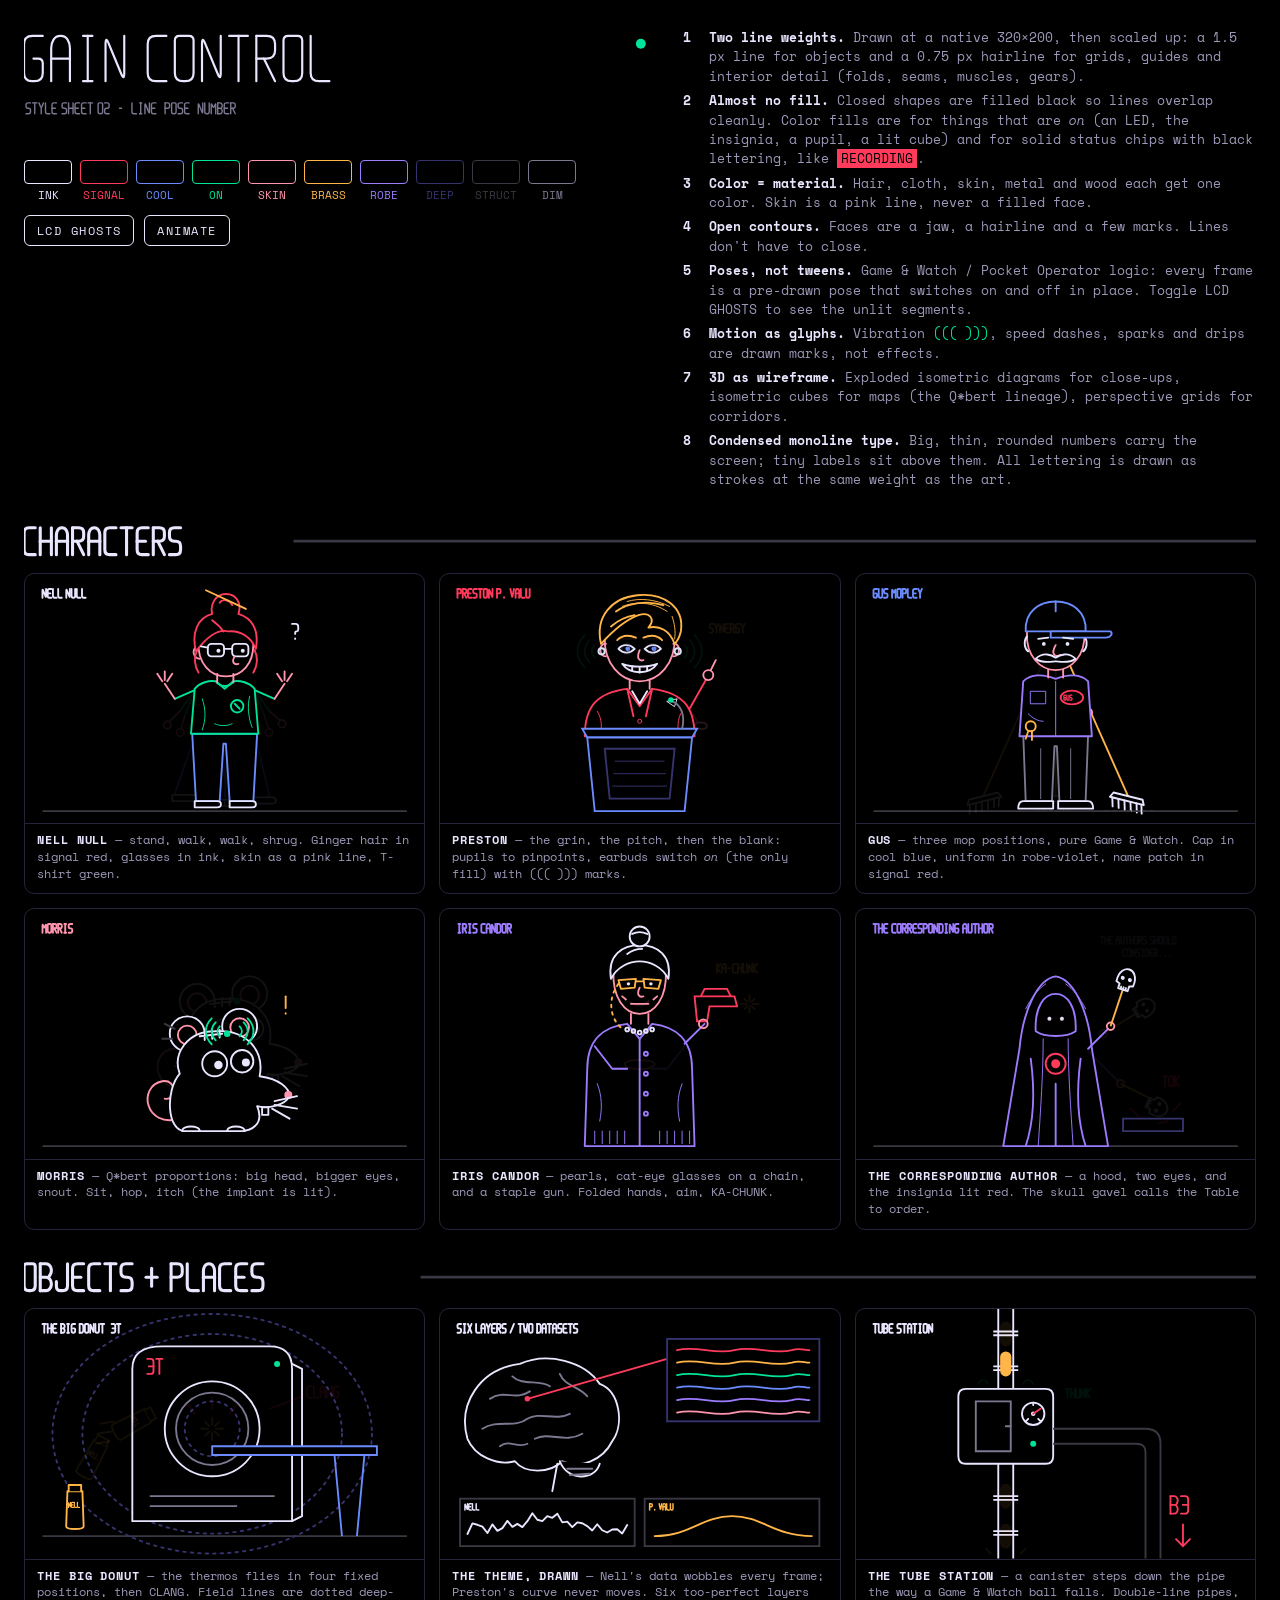
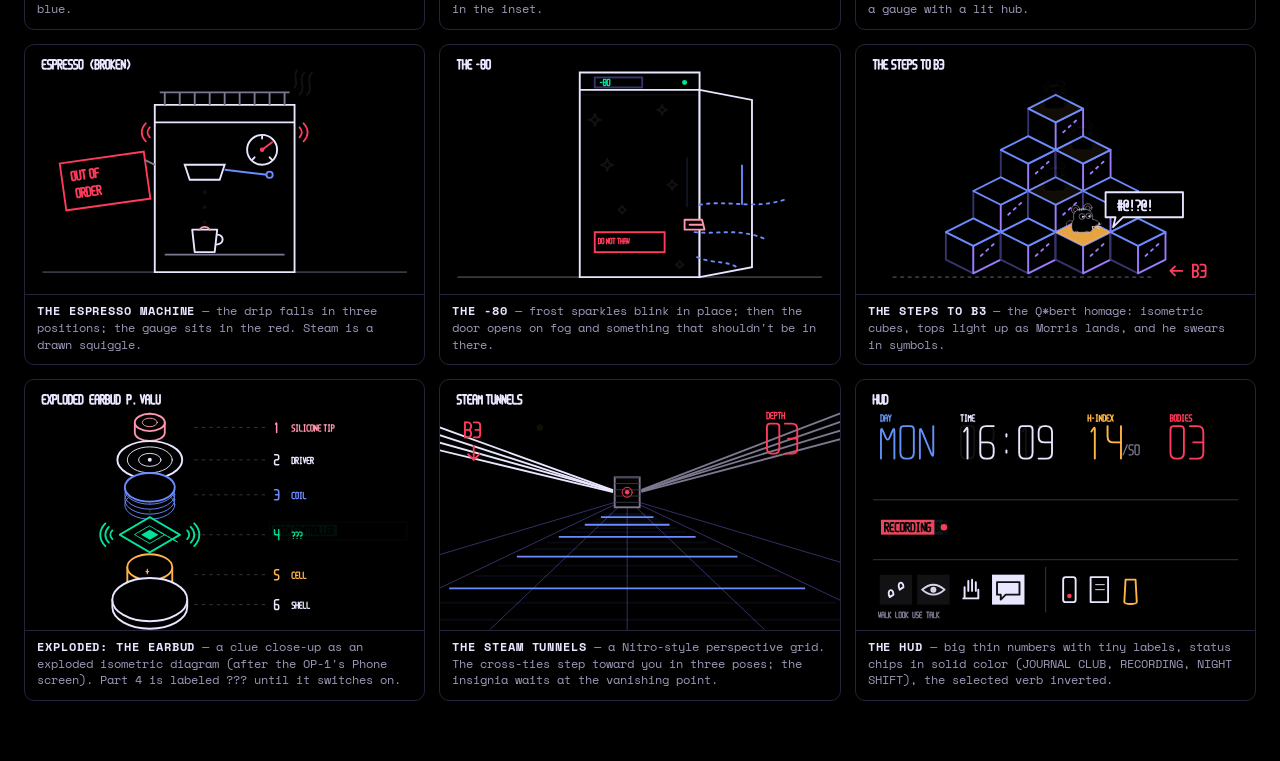
<file: prototype/style-sheet/index.html>
<!DOCTYPE html>
<html lang="en">
<head>
<meta charset="utf-8">
<meta name="viewport" content="width=device-width, initial-scale=1">
<title>Gain Control — Style Sheet 02</title>
<link rel="preconnect" href="https://fonts.googleapis.com">
<link rel="preconnect" href="https://fonts.gstatic.com" crossorigin>
<link href="https://fonts.googleapis.com/css2?family=Space+Mono:wght@400;700&display=swap" rel="stylesheet">
<style>
  :root { --bg: #000; --frame: #26243a; --txt: #9c99b8; }
  html, body { margin: 0; background: var(--bg); color: #e9e6ff; font-family: "Space Mono", ui-monospace, Menlo, monospace; }
  .wrap { max-width: 1500px; margin: 0 auto; padding: 28px 24px 60px; }
  header { display: grid; grid-template-columns: 1.1fr 1fr; gap: 28px; align-items: start; margin-bottom: 26px; }
  header svg.title { width: 100%; height: auto; display: block; }
  .rules { font-size: 12.5px; line-height: 1.55; color: var(--txt); margin: 0; padding: 0; list-style: none; counter-reset: r; }
  .rules li { counter-increment: r; padding-left: 26px; position: relative; margin-bottom: 5px; }
  .rules li::before { content: counter(r); position: absolute; left: 0; color: #e9e6ff; font-weight: 700; }
  .rules b { color: #e9e6ff; font-weight: 700; }
  .controls { display: flex; gap: 10px; margin-top: 12px; }
  button { font: inherit; font-size: 12px; letter-spacing: .12em; background: #000; color: #e9e6ff; border: 1.5px solid #e9e6ff;
           border-radius: 6px; padding: 6px 12px; cursor: pointer; }
  button[aria-pressed="false"] { color: #7b7890; border-color: #7b7890; }
  .sec { margin: 26px 0 10px; }
  .grid { display: grid; grid-template-columns: repeat(3, 1fr); gap: 14px; }
  @media (max-width: 1000px) { .grid { grid-template-columns: repeat(2, 1fr); } header { grid-template-columns: 1fr; } }
  @media (max-width: 640px) { .grid { grid-template-columns: 1fr; } }
  figure { margin: 0; border: 1.5px solid var(--frame); border-radius: 10px; overflow: hidden; background: #000; }
  figure svg { display: block; width: 100%; height: auto; }
  figcaption { font-size: 11.5px; color: var(--txt); padding: 8px 12px 11px; border-top: 1.5px solid var(--frame); line-height: 1.45; }
  figcaption b { color: #e9e6ff; letter-spacing: .08em; }
  .palette { display: flex; gap: 8px; flex-wrap: wrap; margin-top: 14px; }
  .sw { font-size: 10.5px; color: var(--txt); text-align: center; }
  .sw i { display: block; width: 46px; height: 22px; border: 1.5px solid currentColor; border-radius: 4px; margin-bottom: 3px; }

  /* the line language */
  svg.t path, svg.t line, svg.t circle, svg.t rect, svg.t ellipse, svg.t polyline, svg.t polygon {
    stroke-width: 1.5; stroke-linecap: round; stroke-linejoin: round; vector-effect: none;
  }
  svg.t { fill: none; }
  svg.t .hl { stroke-width: .75; }
  svg.t .k { fill: #000; }
  svg.t .f { stroke: none; }
  svg.t .mech { stroke-linecap: butt; stroke-linejoin: miter; }
  svg.t .dash { stroke-dasharray: 2 4; }
  /* Game & Watch pose switching */
  .pose { opacity: 0; }
  .pose.on { opacity: 1; }
  body.ghosts .pose:not(.on) { opacity: .075; }
</style>
</head>
<body class="ghosts">
<div class="wrap">
  <header>
    <div>
      <svg class="title t" id="titleSvg" viewBox="0 0 640 120"></svg>
      <div class="palette" id="palette"></div>
      <div class="controls">
        <button id="bGhost" aria-pressed="true">LCD GHOSTS</button>
        <button id="bPlay" aria-pressed="true">ANIMATE</button>
      </div>
    </div>
    <ol class="rules">
      <li><b>Two line weights.</b> Drawn at a native 320×200, then scaled up: a 1.5 px line for objects and a 0.75 px hairline for grids, guides and interior detail (folds, seams, muscles, gears).</li>
      <li><b>Almost no fill.</b> Closed shapes are filled black so lines overlap cleanly. Color fills are for things that are <i>on</i> (an LED, the insignia, a pupil, a lit cube) and for solid status chips with black lettering, like <span style="background:#ff3b5c;color:#000;padding:0 4px">RECORDING</span>.</li>
      <li><b>Color = material.</b> Hair, cloth, skin, metal and wood each get one color. Skin is a pink line, never a filled face.</li>
      <li><b>Open contours.</b> Faces are a jaw, a hairline and a few marks. Lines don't have to close.</li>
      <li><b>Poses, not tweens.</b> Game &amp; Watch / Pocket Operator logic: every frame is a pre-drawn pose that switches on and off in place. Toggle LCD GHOSTS to see the unlit segments.</li>
      <li><b>Motion as glyphs.</b> Vibration <span style="color:#00e39a">((( )))</span>, speed dashes, sparks and drips are drawn marks, not effects.</li>
      <li><b>3D as wireframe.</b> Exploded isometric diagrams for close-ups, isometric cubes for maps (the Q*bert lineage), perspective grids for corridors.</li>
      <li><b>Condensed monoline type.</b> Big, thin, rounded numbers carry the screen; tiny labels sit above them. All lettering is drawn as strokes at the same weight as the art.</li>
    </ol>
  </header>

  <div class="sec"><svg class="t" id="secChars" viewBox="0 0 640 22" style="width:100%;height:auto;display:block"></svg></div>
  <div class="grid" id="chars"></div>
  <div class="sec"><svg class="t" id="secObjs" viewBox="0 0 640 22" style="width:100%;height:auto;display:block"></svg></div>
  <div class="grid" id="objs"></div>
</div>

<script>
(() => {
"use strict";
/* ---------------- palette (Gain Control, OP-1-adjacent) ---------------- */
const W = "#e9e6ff", R = "#ff3b5c", B = "#6b8cff", G = "#00e39a", K = "#ff95ae", A = "#ffb547",
      V = "#9c7bff", N = "#36346e", D = "#3a3842", M = "#7b7890";
const PAL = [["INK", W], ["SIGNAL", R], ["COOL", B], ["ON", G], ["SKIN", K], ["BRASS", A], ["ROBE", V], ["DEEP", N], ["STRUCT", D], ["DIM", M]];

/* ---------------- segment stroke alphabet: 4×6 grid ---------------- */
const GL = {
  A:[[0,6,0,1,1,0,3,0,4,1,4,6],[0,3,4,3]], B:[[0,0,0,6],[0,6,3,6,4,5,4,4,3,3,0,3],[0,0,3,0,4,1,4,2,3,3]],
  C:[[4,0,0,0,0,6,4,6]], D:[[0,0,0,6],[0,6,3,6,4,5,4,1,3,0,0,0]], E:[[4,0,0,0,0,6,4,6],[0,3,3,3]], F:[[4,0,0,0,0,6],[0,3,3,3]],
  G:[[4,0,0,0,0,6,4,6,4,3,2,3]], H:[[0,0,0,6],[4,0,4,6],[0,3,4,3]], I:[[1,0,3,0],[2,0,2,6],[1,6,3,6]], J:[[4,0,4,6,0,6,0,4]],
  K:[[0,0,0,6],[4,0,0,3,4,6]], L:[[0,0,0,6,4,6]], M:[[0,6,0,0,2,3,4,0,4,6]], N:[[0,6,0,0,4,6,4,0]],
  O:[[0,0,4,0,4,6,0,6,0,0]], P:[[0,6,0,0],[0,0,4,0,4,3,0,3]], Q:[[0,0,4,0,4,6,0,6,0,0],[2,4,4,6]], R:[[0,6,0,0],[0,0,4,0,4,3,0,3],[1.6,3,4,6]],
  S:[[4,0,0,0,0,3,4,3,4,6,0,6]], T:[[0,0,4,0],[2,0,2,6]], U:[[0,0,0,6,4,6,4,0]], V:[[0,0,2,6,4,0]],
  W:[[0,0,1,6,2,3,3,6,4,0]], X:[[0,0,4,6],[4,0,0,6]], Y:[[0,0,2,3,4,0],[2,3,2,6]], Z:[[0,0,4,0,0,6,4,6]],
  "0":[[0,0,4,0,4,6,0,6,0,0]], "1":[[1,1,2,0,2,6]], "2":[[0,0,4,0,4,3,0,3,0,6,4,6]], "3":[[0,0,4,0,4,6,0,6],[1,3,4,3]],
  "4":[[0,0,0,3,4,3],[4,0,4,6]], "5":[[4,0,0,0,0,3,4,3,4,6,0,6]], "6":[[4,0,0,0,0,6,4,6,4,3,0,3]], "7":[[0,0,4,0,4,6]],
  "8":[[0,0,4,0,4,6,0,6,0,0],[0,3,4,3]], "9":[[4,3,0,3,0,0,4,0,4,6,0,6]], "-":[[1,3,3,3]], ".":[[2,6,2,5.6]],
  ":":[[2,1.5,2,1.9],[2,4.5,2,4.9]], "/":[[0,6,4,0]], "!":[[2,0,2,4],[2,5.8,2,6]], "?":[[0,0,4,0,4,3,2,3,2,4],[2,5.8,2,6]],
  "@":[[4,6,0,6,0,0,4,0,4,4,2,4,2,2,4,2]], "#":[[1,0,1,6],[3,0,3,6],[0,2,4,2],[0,4,4,4]], ">":[[0,0,4,3,0,6]], "'":[[2,0,2,1.5]],
  "*":[[2,1,2,5],[0,2,4,4],[0,4,4,2]], "(":[[3,0,1,2,1,4,3,6]], ")":[[1,0,3,2,3,4,1,6]], "&":[[4,6,0,2,0,0,2,0,2,2,0,4,0,6,2,6,4,4]], "+":[[2,1,2,5],[0,3,4,3]],
};
function rpath(pts, r) {
  // pts: [[x,y],...]; rounds interior corners; closed shapes start mid-edge so every corner rounds
  const closed = pts.length > 2 && pts[0][0] === pts[pts.length - 1][0] && pts[0][1] === pts[pts.length - 1][1];
  if (closed) { const m = [(pts[0][0] + pts[1][0]) / 2, (pts[0][1] + pts[1][1]) / 2]; pts = [m, ...pts.slice(1), m]; }
  const f = (q) => q[0].toFixed(2) + "," + q[1].toFixed(2);
  let d = "M" + f(pts[0]);
  for (let i = 1; i < pts.length - 1; i++) {
    const a = pts[i - 1], c = pts[i], b = pts[i + 1];
    const d1 = Math.hypot(c[0] - a[0], c[1] - a[1]), d2 = Math.hypot(b[0] - c[0], b[1] - c[1]);
    if (!d1 || !d2) continue;
    const rr = Math.min(r, d1 * .5, d2 * .5);
    const p1 = [c[0] - (c[0] - a[0]) / d1 * rr, c[1] - (c[1] - a[1]) / d1 * rr];
    const p2 = [c[0] + (b[0] - c[0]) / d2 * rr, c[1] + (b[1] - c[1]) / d2 * rr];
    d += "L" + f(p1) + "Q" + f(c) + " " + f(p2);
  }
  return d + "L" + f(pts[pts.length - 1]);
}
const CX = 0.62;   // condensed: horizontal unit = 0.62 × vertical unit
function seg(str, x, y, h, col, sw = 1.5) {
  const u = h / 6, ux = u * CX; let out = "", cx = x;
  for (const ch of str.toUpperCase()) {
    if (ch === " ") { cx += ux * 3.2; continue; }
    const g = GL[ch]; if (!g) { cx += ux * 5.8; continue; }
    for (const pl of g) {
      const pts = []; for (let i = 0; i < pl.length; i += 2) pts.push([cx + pl[i] * ux, y + pl[i + 1] * u]);
      out += `<path d="${rpath(pts, u * 1.1)}" stroke="${col}" style="stroke-width:${sw}" fill="none"/>`;
    }
    cx += ux * 5.8;
  }
  return out;
}
const segW = (str, h) => { const ux = h / 6 * CX; let w = 0; for (const ch of str) w += ch === " " ? ux * 3.2 : ux * 5.8; return w - ux * 1.8; };
// status chip: solid color, black lettering (the one place big fills live)
const chip = (txt, x, y, h, col) => { const w = segW(txt, h) + h * .9; return `<rect class="f" fill="${col}" x="${x}" y="${y}" width="${w.toFixed(1)}" height="${(h * 1.7).toFixed(1)}"/>${seg(txt, x + h * .45, y + h * .35, h, "#000", 1.3)}`; };
// OP-1 style readout: tiny label over a big thin number
const readout = (label, val, x, y, col, big = 22) => seg(label, x, y, 5, col, 1) + seg(val, x, y + 9, big, col, 1.5);

/* ---------------- shared drawing bits ---------------- */
const P = (cls, body) => `<g class="pose ${cls}">${body}</g>`;
const arcs = (x, y, dir, col, n = 3, s = 1) => {   // ((( vibration marks
  let o = ""; for (let i = 0; i < n; i++) { const r = (5 + i * 4) * s, xx = x + dir * i * 4 * s;
    o += `<path stroke="${col}" d="M${xx},${y - r} C${xx + dir * r * .6},${y - r * .4} ${xx + dir * r * .6},${y + r * .4} ${xx},${y + r}"/>`; }
  return o;
};
const spark = (x, y, r, col) => `<path stroke="${col}" d="M${x},${y - r}L${x},${y - r * .35}M${x},${y + r}L${x},${y + r * .35}M${x - r},${y}L${x - r * .35},${y}M${x + r},${y}L${x + r * .35},${y}M${x - r * .6},${y - r * .6}L${x - r * .25},${y - r * .25}M${x + r * .6},${y + r * .6}L${x + r * .25},${y + r * .25}M${x + r * .6},${y - r * .6}L${x + r * .25},${y - r * .25}M${x - r * .6},${y + r * .6}L${x - r * .25},${y + r * .25}"/>`;
const star4 = (x, y, r, col) => `<path stroke="${col}" d="M${x},${y - r}C${x + 1},${y - 1} ${x + 1},${y - 1} ${x + r},${y}C${x + 1},${y + 1} ${x + 1},${y + 1} ${x},${y + r}C${x - 1},${y + 1} ${x - 1},${y + 1} ${x - r},${y}C${x - 1},${y - 1} ${x - 1},${y - 1} ${x},${y - r}Z"/>`;
const floor = (y = 190, col = D) => `<path class="mech" stroke="${col}" d="M14,${y}L306,${y}"/>`;
const tag = (txt, col = M) => seg(txt, 14, 12, 7, col);

/* ================================================================ *
 *  CHARACTERS
 * ================================================================ */

/* ---- NELL NULL ---- */
const nell = () => {
  const head = `
    <path class="k" stroke="${K}" d="M139,54 C138,72 149,82 161,82 C174,82 183,72 183,56"/>
    <path stroke="${K}" d="M140,58 C134,57 133,67 140,68"/>
    <path class="k" stroke="${R}" d="M137,62 C133,46 139,35 150,32 C148,24 153,16 161,16 C169,16 174,23 171,32 C181,35 188,44 185,60 C181,50 172,45 163,46 C155,44 146,50 137,62 Z"/>
    <path stroke="${R}" d="M156,23 C158,20 164,20 166,25 M150,37 C154,40 157,43 159,46 M138,61 C135,67 136,74 139,79 M184,61 C187,67 186,74 183,79"/><path stroke="${A}" d="M145,13 L177,28"/>
    <rect stroke="${W}" x="146.5" y="56" width="13" height="10" rx="3"/><rect stroke="${W}" x="166" y="56" width="13" height="10" rx="3"/>
    <path stroke="${W}" d="M159.5,60 L166,60 M146.5,59 L141,58"/>
    <circle class="f" fill="${W}" cx="155" cy="61.5" r="1.6"/><circle class="f" fill="${W}" cx="174.5" cy="61.5" r="1.6"/>
    <path stroke="${K}" d="M168,66 C165,71 168,73 171,72"/>
    <path stroke="${K}" d="M154,80 L154,87 M167,80 L167,87"/>`;
  const torso = `
    <path class="k" stroke="${G}" d="M136,92 C140,87 148,85 153,86 L160,92 L167,86 C172,85 180,87 184,92 L187,128 L133,128 Z"/>
    <path stroke="${G}" d="M153,86 C156,91 164,91 167,86"/>
    <circle stroke="${G}" cx="170" cy="106" r="5"/><path stroke="${G}" d="M168,104 L172,108"/>
    <path class="hl" stroke="${G}" d="M142,100 C145,108 145,117 142,125 M180,98 C178,106 179,115 182,123 M152,120 C156,122 162,122 166,120"/>`;
  const shoe = (x, y, d = 1) => `<path class="k" stroke="${W}" d="M${x},${y} L${x + 18 * d},${y} C${x + 22 * d},${y} ${x + 22 * d},${y + 5} ${x + 18 * d},${y + 5} L${x},${y + 5} Z"/>`;
  const stand = `
    <path class="k" stroke="${B}" d="M134,128 L137,182 L156,182 L159,136 L161,136 L164,182 L183,182 L186,128 Z"/>
    ${shoe(136, 182)}${shoe(164, 182)}
    <path class="hl" stroke="${B}" d="M147,140 L148,178 M173,140 L172,178 M138,132 C144,134 150,134 156,132"/>
    <path stroke="${G}" d="M136,93 L128,114"/><path stroke="${K}" d="M128,114 L125,124"/><circle stroke="${K}" cx="124.5" cy="127" r="3"/>
    <path stroke="${G}" d="M184,93 L192,114"/><path stroke="${K}" d="M192,114 L195,124"/><circle stroke="${K}" cx="195.5" cy="127" r="3"/>`;
  const walkA = `
    <path class="k" stroke="${B}" d="M137,128 L120,176 L137,182 L158,134 Z"/>
    <path class="k" stroke="${B}" d="M162,132 L178,182 L196,178 L184,128 Z"/>
    ${shoe(118, 177)}${shoe(180, 179)}
    <path stroke="${G}" d="M136,93 L142,114"/><path stroke="${K}" d="M142,114 L148,123"/><circle stroke="${K}" cx="150" cy="126" r="3"/>
    <path stroke="${G}" d="M184,93 L178,112"/><path stroke="${K}" d="M178,112 L170,120"/><circle stroke="${K}" cx="168" cy="123" r="3"/>`;
  const walkB = `
    <path class="k" stroke="${B}" d="M134,128 L146,180 L162,182 L157,130 Z"/>
    <path class="k" stroke="${B}" d="M163,130 L160,182 L177,180 L186,128 Z"/>
    ${shoe(146, 181)}${shoe(160, 181)}
    <path stroke="${G}" d="M136,93 L124,110"/><path stroke="${K}" d="M124,110 L116,118"/><circle stroke="${K}" cx="114" cy="121" r="3"/>
    <path stroke="${G}" d="M184,93 L196,110"/><path stroke="${K}" d="M196,110 L204,117"/><circle stroke="${K}" cx="206" cy="120" r="3"/>`;
  const shrug = `
    <path class="k" stroke="${B}" d="M134,128 L137,182 L156,182 L159,136 L161,136 L164,182 L183,182 L186,128 Z"/>
    ${shoe(136, 182)}${shoe(164, 182)}
    <path stroke="${G}" d="M136,93 L120,100"/><path stroke="${K}" d="M120,100 L112,88"/><path stroke="${K}" d="M110,86 L106,80 M112,85 L112,78 M114,86 L118,80"/>
    <path stroke="${G}" d="M184,93 L200,100"/><path stroke="${K}" d="M200,100 L208,88"/><path stroke="${K}" d="M210,86 L214,80 M208,85 L208,78 M206,86 L202,80"/>
    ${seg("?", 214, 40, 12, W)}`;
  return `${tag("NELL NULL", W)}${floor()}
    ${P("p0", stand)}${P("p1", walkA)}${P("p2", walkB)}${P("p3", shrug)}
    ${torso}${head}`;
};

/* ---- PRESTON at the lectern ---- */
const preston = () => {
  const base = `
    <path class="k" stroke="${R}" d="M116,130 C116,106 126,95 150,92 L160,106 L170,92 C194,95 204,106 204,130 Z"/>
    <path stroke="${R}" d="M150,92 L155,114 M170,92 L165,114"/><path stroke="${W}" d="M154,94 L160,104 L166,94"/>
    <path class="hl" stroke="${R}" d="M126,110 C130,116 130,124 128,130 M194,110 C190,116 190,124 192,130"/><circle class="hl" stroke="${R}" cx="160" cy="118" r="1.6"/>
    <path class="hl" stroke="${W}" d="M182,102 L190,100 L188,106 Z"/>
    <path stroke="${K}" d="M152,84 L152,92 M168,84 L168,92"/>
    <path class="k" stroke="${K}" d="M132,50 C131,72 145,86 160,86 C175,86 189,72 188,50"/>
    <path stroke="${K}" d="M133,56 C127,55 127,66 133,66 M187,56 C193,55 193,66 187,66"/>
    <path class="k" stroke="${A}" d="M129,56 C124,34 138,19 158,17 C179,15 196,26 193,46 C192,50 190,54 188,56 C184,45 176,41 167,43 C173,36 168,30 159,33 C148,37 139,45 129,56 Z"/>
    <path stroke="${A}" d="M141,30 C151,23 166,21 179,25 M137,42 C143,37 150,34 156,33"/>
    <path class="hl" stroke="${A}" d="M146,26 C156,22 170,22 182,30 M150,22 C160,19 172,20 184,26 M186,34 C188,40 189,46 188,52"/>
    <path stroke="${K}" d="M160,61 C157,68 160,70 163,69"/>
    <path class="k mech" stroke="${B}" d="M114,124 L206,124 L202,131 L118,131 Z"/>
    <path class="k mech" stroke="${B}" d="M118,131 L202,131 L196,190 L124,190 Z"/>
    <path stroke="${N}" class="mech" d="M132,140 L188,140 L184,180 L136,180 Z"/>
    <path class="hl mech" stroke="${N}" d="M140,150 L180,150 M139,160 L181,160 M138,170 L182,170"/>
    <path stroke="${M}" d="M194,124 C197,112 192,104 186,102"/><circle class="f" fill="${G}" cx="185" cy="101" r="2.2"/>`;
  const faceOn = `
    <path class="k" stroke="${W}" d="M143,60 C146,56 152,56 156,60 C152,64 147,64 143,60 Z"/><circle class="f" fill="${B}" cx="150.5" cy="60" r="2"/>
    <path class="k" stroke="${W}" d="M164,60 C168,56 174,56 177,60 C173,64 168,64 164,60 Z"/><circle class="f" fill="${B}" cx="171.5" cy="60" r="2"/>
    <path stroke="${A}" d="M142,53 C146,49 152,49 157,51 M163,51 C168,49 174,49 178,53"/>
    <path class="k" stroke="${W}" d="M146,72 C152,81 168,81 174,72 C166,75 154,75 146,72 Z"/><path stroke="${W}" d="M154,74 L154,77.5 M160,75 L160,79 M166,74 L166,77.5"/>
    <circle stroke="${W}" cx="129.5" cy="62" r="2.5"/><circle stroke="${W}" cx="190.5" cy="62" r="2.5"/>`;
  const faceBlank = `
    <circle class="k" stroke="${W}" cx="150" cy="60" r="4.2"/><circle class="f" fill="${W}" cx="150" cy="60" r=".9"/>
    <circle class="k" stroke="${W}" cx="170" cy="60" r="4.2"/><circle class="f" fill="${W}" cx="170" cy="60" r=".9"/>
    <path stroke="${A}" d="M143,52 L157,52 M163,52 L177,52"/><path stroke="${K}" d="M150,75 L170,75"/>
    <circle class="f" fill="${G}" cx="129.5" cy="62" r="3"/><circle class="f" fill="${G}" cx="190.5" cy="62" r="3"/>
    ${arcs(124, 62, -1, G)}${arcs(196, 62, 1, G)}`;
  const armUp = `<path stroke="${R}" d="M200,108 L213,85"/><circle stroke="${K}" cx="215" cy="81" r="4"/><path stroke="${K}" d="M217,77 L221,69"/>`;
  const armDown = `<path stroke="${R}" d="M201,110 L208,121"/><path class="k" stroke="${K}" d="M204,122 C204,118 214,118 214,122 C214,125 204,125 204,122 Z"/>`;
  return `${tag("PRESTON P. VALU", R)}${base}
    ${P("p0", faceOn + armUp)}${P("p1", faceOn + armDown + seg("SYNERGY", 216, 40, 7, A))}${P("p2", faceBlank + armDown)}`;
};

/* ---- GUS with the mop ---- */
const gus = () => {
  const body = `
    <path class="k" stroke="${M}" d="M134,128 L136,182 L157,182 L159,138 L161,138 L163,182 L184,182 L186,128 Z"/>
    <path class="k" stroke="${W}" d="M134,182 L158,182 L158,188 L130,188 C130,184 131,182 134,182 Z M162,182 L186,182 C189,182 190,184 190,188 L162,188 Z"/>
    <path class="k" stroke="${V}" d="M134,86 C140,80 150,80 160,84 C170,80 180,80 186,86 L189,130 L131,130 Z"/>
    <path class="hl" stroke="${V}" d="M140,94 L152,94 L152,104 L140,104 Z M160,86 L160,130 M138,112 C142,116 146,118 150,118"/>
    <path class="hl" stroke="${M}" d="M148,140 L148,180 M172,140 L172,180"/>
    <path class="hl" stroke="${B}" d="M148,24 C146,32 146,40 148,46 M172,24 C174,32 174,40 172,46"/>
    <ellipse class="k" stroke="${R}" cx="173" cy="99" rx="9" ry="5.5"/>${seg("GUS", 166.6, 97, 4, R, 1)}
    <circle stroke="${A}" cx="140" cy="122" r="4"/><path stroke="${A}" d="M138,126 L136,132 M141,126 L141,133"/>
    <path stroke="${K}" d="M154,76 L154,83 M166,76 L166,83"/>
    <path class="k" stroke="${K}" d="M137,47 C136,66 148,77 160,77 C172,77 184,66 183,47"/>
    <path stroke="${W}" d="M137,50 C134,54 135,60 138,62 M183,50 C186,54 185,60 182,62"/>
    <path class="k" stroke="${B}" d="M136,46 C135,30 147,22 160,22 C173,22 185,30 184,46 Z"/>
    <path class="k" stroke="${B}" d="M156,46 L204,46 C206,48 204,51 200,51 L156,51 Z"/>
    <path stroke="${B}" d="M160,22 L160,30"/>
    <path stroke="${W}" d="M146,52 L154,51 M166,51 L174,52"/>
    <circle class="f" fill="${W}" cx="150.5" cy="56" r="1.5"/><circle class="f" fill="${W}" cx="169.5" cy="56" r="1.5"/>
    <path stroke="${K}" d="M160,57 C156,64 159,67 164,65"/>
    <path class="k" stroke="${W}" d="M144,68 C150,62 157,65 160,67 C163,65 170,62 176,68 C170,72 163,70 160,70 C157,70 150,72 144,68 Z"/>`;
  const mop = (hx, hy, mx, my, ang) => `
    <path stroke="${A}" class="mech" d="M${hx},${hy} L${mx},${my}"/>
    <g transform="translate(${mx},${my}) rotate(${ang})">
      <path class="k" stroke="${W}" d="M-12,0 L12,0 L14,4 L-14,4 Z"/>
      ${[-12, -7, -2, 3, 8, 12].map(x => `<path stroke="${W}" d="M${x},4 L${x + (ang > 0 ? 2 : -2)},11"/>`).join("")}
    </g>`;
  const arms = (lx, ly, rx, ry) => `
    <path stroke="${V}" d="M135,88 L${lx},${ly}"/><circle stroke="${K}" cx="${lx}" cy="${ly + 3}" r="3.2"/>
    <path stroke="${V}" d="M185,88 L${rx},${ry}"/><circle stroke="${K}" cx="${rx}" cy="${ry + 3}" r="3.2"/>`;
  return `${tag("GUS MOPLEY", B)}${floor()}
    ${P("p0", mop(150, 70, 102, 178, -14) + arms(136, 108, 146, 104) + `<path class="dash" stroke="${D}" d="M80,190 L120,190"/>`)}
    ${P("p1", mop(160, 66, 160, 178, 0) + arms(152, 110, 166, 100))}
    ${P("p2", mop(170, 70, 218, 178, 14) + arms(176, 104, 186, 108) + `<path class="dash" stroke="${D}" d="M200,190 L240,190"/>`)}
    ${body}`;
};

/* ---- MORRIS (Q*bert proportions) ---- */
const morrisSym = (id, col = W) => `<symbol id="${id}" viewBox="0 0 120 110" overflow="visible">
    <path stroke="${K}" d="M24,88 C-4,96 -10,62 10,58 C22,56 22,74 12,72"/>
    <circle class="k" stroke="${col}" cx="30" cy="20" r="14"/><circle stroke="${K}" cx="30" cy="21" r="7.5"/>
    <circle class="k" stroke="${col}" cx="72" cy="14" r="14"/><circle stroke="${K}" cx="72" cy="15" r="7.5"/>
    <path class="k" stroke="${col}" d="M28,98 C14,98 12,66 24,52 C18,36 30,18 52,18 C78,16 92,34 88,54 C104,56 112,64 112,70 C108,78 94,80 86,78 C92,92 82,98 72,98 Z"/>
    <circle class="f" fill="${K}" cx="111" cy="69" r="3.2"/>
    <path stroke="${col}" d="M100,74 L118,70 M100,77 L118,80 M98,80 L112,88"/>
    <circle class="k" stroke="${col}" cx="52" cy="44" r="10"/><circle class="k" stroke="${col}" cx="74" cy="42" r="9"/>
    <circle class="f" fill="${col}" cx="55" cy="45" r="3.4"/><circle class="f" fill="${col}" cx="77" cy="43" r="3.2"/>
    <path class="k" stroke="${col}" d="M90,79 L95,79 L95,85 L90,85 Z"/>
    <path stroke="${col}" d="M40,22 L58,20 M44,18 L44,25 M50,17 L50,24 M56,17 L56,23"/>
    <circle class="f implant" fill="${G}" cx="62" cy="20" r="2.6"/>
    <path class="k" stroke="${col}" d="M26,98 C26,93 40,93 40,98 Z M62,98 C62,93 76,93 76,98 Z"/>
  </symbol>`;
const morris = () => `${tag("MORRIS", K)}${floor()}
    ${P("p0", `<use href="#mor" x="100" y="80" width="120" height="110"/>`)}
    ${P("p1", `<use href="#mor" x="108" y="54" width="120" height="110"/>
       <path stroke="${D}" class="mech" d="M126,176 L136,176 M146,180 L162,180 M174,176 L184,176"/>`)}
    ${P("p2", `<use href="#mor" x="100" y="80" width="120" height="110"/>
       ${arcs(156, 98, -1, G, 3, .8)}${arcs(172, 98, 1, G, 3, .8)}${seg("!", 206, 70, 14, A)}
       <path stroke="${D}" d="M120,96 L112,92 M118,104 L110,104"/>`)}`;

/* ---- IRIS CANDOR ---- */
const iris = () => {
  const base = `
    <path class="k" stroke="${V}" d="M116,190 L118,128 C118,104 132,94 150,92 L160,104 L170,92 C188,94 202,104 202,128 L204,190 Z"/>
    <path stroke="${V}" d="M160,104 L160,190"/>
    ${[124,130,136,142,148,176,182,188,194,200].map(x => `<path class="hl" stroke="${V}" d="M${x},178 L${x},188"/>`).join("")}
    <path class="hl" stroke="${V}" d="M126,140 C130,150 130,160 128,170 M194,140 C190,150 190,160 192,170"/>${[116, 132, 148, 164].map(y => `<circle stroke="${V}" cx="165" cy="${y}" r="1.6"/>`).join("")}
    ${[150, 155, 160, 165, 170].map((x, i) => `<circle stroke="${W}" cx="${x}" cy="${97 + Math.abs(i - 2) * -1.2 + 2}" r="1.5"/>`).join("")}
    <path stroke="${K}" d="M153,84 L153,92 M167,84 L167,92"/>
    <path class="k" stroke="${K}" d="M139,50 C138,71 148,84 160,84 C172,84 182,71 181,50"/>
    <path class="k" stroke="${W}" d="M137,56 C134,37 146,29 160,29 C174,29 186,37 183,56 C178,46 168,42 160,42 C152,42 142,46 137,56 Z"/>
    <circle class="k" stroke="${W}" cx="160" cy="22" r="8"/><path stroke="${W}" d="M154,20 C158,18 162,18 166,20 M150,36 C154,33 158,32 162,32"/>
    <path class="k" stroke="${A}" d="M143,57 L157,56 L156,63 L145,64 Z M163,56 L177,57 L175,64 L164,63 Z"/><path stroke="${A}" d="M157,58 L163,58"/>
    <path stroke="${A}" class="dash" d="M143,60 C134,72 136,88 146,96"/>
    <circle class="f" fill="${W}" cx="151" cy="60" r="1.4"/><circle class="f" fill="${W}" cx="169" cy="60" r="1.4"/>
    <path stroke="${K}" d="M160,63 C157,69 160,71 163,70 M146,70 L149,72.5 M174,70 L171,72.5"/>`;
  const hands = `<path stroke="${V}" d="M124,110 L138,128 L150,128 M196,110 L182,128 L170,128"/>
    <path class="k" stroke="${K}" d="M148,124 C150,120 170,120 172,124 C172,130 148,130 148,124 Z"/>`;
  const gun = (fire) => `
    <path stroke="${V}" d="M196,108 L212,92"/>
    <path class="k mech" stroke="${R}" d="M204,70 L236,70 L238,78 L216,78 L214,90 L206,90 Z"/>
    <path stroke="${R}" class="mech" d="M209,70 L212,64 L230,64 L233,70"/>
    <circle stroke="${K}" cx="211" cy="92" r="3.5"/>
    ${fire ? spark(248, 76, 7, A) + seg("KA-CHUNK", 222, 44, 7, A) : ""}
    <path stroke="${V}" d="M124,110 L138,128 L150,128"/>`;
  return `${tag("IRIS CANDOR", V)}${base}
    ${P("p0", hands + `<path stroke="${K}" d="M153,75 C157,77 163,77 167,74"/>`)}
    ${P("p1", gun(false) + `<path stroke="${K}" d="M153,76 L167,76"/>`)}
    ${P("p2", gun(true) + `<path stroke="${K}" d="M152,74 C157,79 164,79 168,73"/>`)}`;
};

/* ---- THE CORRESPONDING AUTHOR (hooded) ---- */
const author = () => {
  const skull = (x, y, r = 0) => `<g transform="translate(${x},${y}) rotate(${r})">
      <path class="k" stroke="${W}" d="M-7,2 C-8,-7 -3,-10 0,-10 C3,-10 8,-7 7,2 L4,3 L4,7 L-4,7 L-4,3 Z"/>
      <circle class="f" fill="${W}" cx="-3" cy="-2" r="1.6"/><circle class="f" fill="${W}" cx="3" cy="-2" r="1.6"/>
      <path stroke="${W}" d="M-2,5 L-2,7 M0,5 L0,7 M2,5 L2,7"/></g>`;
  const base = `
    <path class="k" stroke="${V}" d="M118,190 L131,112 C134,80 146,56 160,54 C174,56 186,80 189,112 L202,190 Z"/>
    <path class="k" stroke="${V}" d="M144,98 C143,78 151,68 160,68 C169,68 177,78 176,98 C169,103 151,103 144,98 Z"/>
    <path stroke="${V}" d="M140,120 C144,150 142,172 136,190 M180,120 C176,150 178,172 184,190 M160,140 L160,190"/>
    <path class="hl" stroke="${V}" d="M150,104 C150,130 148,160 146,190 M170,104 C170,130 172,160 174,190 M136,80 C140,72 146,64 152,60 M184,80 C180,72 174,64 168,60"/>
    <circle stroke="${R}" cx="160" cy="124" r="8"/><circle class="f" fill="${R}" cx="160" cy="124" r="3.6"/>
    <path class="k mech" stroke="${N}" d="M214,168 L262,168 L262,178 L214,178 Z"/>`;
  const eyes = (c) => `<circle class="f" fill="${c}" cx="155" cy="88" r="1.6"/><circle class="f" fill="${c}" cx="165" cy="88" r="1.6"/>`;
  return `${tag("THE CORRESPONDING AUTHOR", V)}${floor()}${base}
    ${P("p0", eyes(W) + `<path stroke="${V}" d="M186,112 L202,96"/><circle stroke="${K}" cx="204" cy="94" r="3"/>
       <path stroke="${A}" class="mech" d="M204,94 L214,64"/>${skull(216, 58, 18)}`)}
    ${P("p1", eyes(R) + `<path stroke="${V}" d="M186,114 L210,138"/><circle stroke="${K}" cx="212" cy="140" r="3"/>
       <path stroke="${A}" class="mech" d="M212,140 L236,152"/>${skull(240, 158, 116)}
       <path stroke="${R}" d="M226,166 L220,160 M242,172 L250,170 M254,162 L260,156"/>${seg("TOK", 246, 134, 8, R)}`)}
    ${P("p2", eyes(W) + `<path stroke="${V}" d="M186,112 L196,102"/><circle stroke="${K}" cx="198" cy="100" r="3"/>
       <path stroke="${A}" class="mech" d="M198,100 L224,84"/>${skull(230, 80, 60)}${seg("THE AUTHORS SHOULD", 196, 22, 6, M, 1.2)}${seg("CONSIDER...", 214, 32, 6, M, 1.2)}`)}`;
};

/* ================================================================ *
 *  OBJECTS
 * ================================================================ */

/* ---- 3T scanner + thermos (G&W projectile) ---- */
const mri = () => {
  const thermos = (x, y, r) => `<g transform="translate(${x},${y}) rotate(${r})">
     <path class="k" stroke="${A}" d="M-6,-14 L6,-14 L7,14 C7,17 -7,17 -7,14 Z"/><path class="k" stroke="${A}" d="M-5,-14 L-5,-19 L5,-19 L5,-14"/>
     ${seg("NELL", -5.2, -5, 4, A, 1)}</g>`;
  return `${tag("THE BIG DONUT  3T", W)}${floor(182)}
    <ellipse class="dash" stroke="${N}" cx="150" cy="100" rx="104" ry="80"/><ellipse class="dash" stroke="${N}" cx="150" cy="100" rx="128" ry="96"/>
    <path class="k" stroke="${W}" d="M110,30 L196,30 C208,30 214,36 214,48 L214,170 L86,170 L86,48 C86,36 94,30 110,30 Z"/>
    <path stroke="${W}" d="M214,44 L222,48 L222,166 L214,170"/>
    <circle class="k" stroke="${W}" cx="150" cy="96" r="38"/><circle class="k" stroke="${M}" cx="150" cy="96" r="29"/>
    <circle class="dash" stroke="${N}" cx="150" cy="96" r="22"/>
    ${seg("3T", 98, 40, 12, R)}<circle class="f" fill="${G}" cx="202" cy="44" r="2.4"/>
    <path class="k mech" stroke="${B}" d="M150,110 L282,110 L282,117 L150,117 Z"/>
    <path stroke="${B}" class="mech" d="M248,117 L254,182 M272,117 L266,182"/>
    <path stroke="${M}" class="mech" d="M100,150 L200,150 M100,158 L170,158"/>
    ${P("p0", thermos(40, 160, 0))}
    ${P("p1", thermos(54, 120, 28) + `<path stroke="${D}" class="mech" d="M36,150 L42,140 M30,146 L34,138"/>`)}
    ${P("p2", thermos(86, 92, 62) + `<path stroke="${A}" class="mech" d="M58,100 L70,98 M56,108 L68,106 M60,92 L72,90"/>`)}
    ${P("p3", `<path stroke="${R}" d="M136,84 L130,76 M150,80 L150,70 M164,84 L170,76 M196,80 L222,70"/>` + seg("CLANG", 226, 62, 9, R) + spark(150, 96, 9, A))}`;
};

/* ---- the brain, the layers, and real vs too-clean data ---- */
const brain = () => `${tag("SIX LAYERS / TWO DATASETS", W)}
    <path class="k" stroke="${W}" d="M22,104 C14,76 32,48 64,44 C86,34 116,42 128,60 C144,66 148,92 138,106 C130,122 112,128 98,122 C88,132 68,132 60,122 C46,126 28,118 22,104 Z"/>
    <path stroke="${M}" d="M40,72 C52,64 60,74 72,66 M58,54 C66,62 80,56 88,62 M96,52 C100,62 112,62 118,70 M34,96 C46,88 60,96 70,88 C80,82 92,90 104,84 M76,104 C88,98 100,108 114,100 M48,110 C56,104 62,112 70,108"/>
    <path class="k" stroke="${W}" d="M96,122 C102,138 124,138 128,124"/><path stroke="${M}" d="M102,128 L122,128 M104,133 L120,132"/>
    <path stroke="${W}" d="M94,124 L90,146"/>
    <path stroke="${R}" d="M70,72 L182,40"/><circle class="f" fill="${R}" cx="70" cy="72" r="2.2"/>
    <rect class="k mech" stroke="${N}" x="182" y="24" width="122" height="66"/>
    ${[R, A, G, B, V, K].map((c, i) => `<path stroke="${c}" d="M190,${33 + i * 10} C206,${29 + i * 10} 220,${37 + i * 10} 236,${33 + i * 10} C252,${29 + i * 10} 266,${37 + i * 10} 282,${33 + i * 10} C288,${31 + i * 10} 292,${33 + i * 10} 296,${33 + i * 10}"/>`).join("")}
    <rect class="k mech" stroke="${D}" x="16" y="152" width="140" height="38"/><rect class="k mech" stroke="${D}" x="164" y="152" width="140" height="38"/>
    ${seg("NELL", 20, 156, 5, W, 1.2)}${seg("P. VALU", 168, 156, 5, A, 1.2)}
    <polyline id="noisy" stroke="${W}" points=""/>
    <path stroke="${A}" d="M172,182 C200,182 210,166 234,166 C258,166 268,182 298,182"/>`;

/* ---- pneumatic tube station + canister ---- */
const tube = () => {
  const can = (y) => `<g transform="translate(120,${y})"><rect class="f" fill="${A}" x="-4.5" y="-10" width="9" height="20" rx="4.5"/></g>`;
  return `${tag("TUBE STATION", W)}
    <path stroke="${W}" class="mech" d="M114,0 L114,64 M126,0 L126,64 M114,124 L114,200 M126,124 L126,200"/>
    ${[18, 46, 150, 178].map(y => `<path stroke="${W}" class="mech" d="M110,${y} L130,${y} M110,${y + 3} L130,${y + 3}"/>`).join("")}
    <path class="k" stroke="${W}" d="M88,64 L152,64 C156,64 158,66 158,70 L158,118 C158,122 156,124 152,124 L88,124 C84,124 82,122 82,118 L82,70 C82,66 84,64 88,64 Z"/>
    <path class="k mech" stroke="${M}" d="M96,74 L124,74 L124,114 L96,114 Z"/><path stroke="${M}" d="M120,94 L124,94"/>
    <circle class="k" stroke="${W}" cx="142" cy="84" r="9"/><circle class="f" fill="${W}" cx="142" cy="84" r="1.8"/>
    <path stroke="${W}" d="M136,90 L138,88 M148,90 L146,88 M142,75 L142,77"/>
    <path id="needle" stroke="${R}" d="M142,84 L148,79"/>
    <circle class="f" fill="${G}" cx="142" cy="108" r="2.4"/>
    <path stroke="${D}" class="mech" d="M158,96 L232,96 C240,96 244,100 244,108 L244,200 M158,108 L224,108 C230,108 232,110 232,116 L232,200"/>
    ${seg("B3", 252, 150, 14, R)}<path stroke="${R}" class="mech" d="M262,172 L262,190 M256,184 L262,190 L268,184"/>
    ${P("p0", can(20))}${P("p1", can(44))}
    ${P("p2", `<path stroke="${G}" d="M98,60 C100,56 104,56 106,60 M134,60 C136,56 140,56 142,60"/>` + seg("THUNK", 168, 64, 7, G))}
    ${P("p3", can(150))}${P("p4", can(182) + `<path stroke="${A}" d="M108,196 L104,192 M132,196 L136,192"/>`)}`;
};

/* ---- the espresso machine (broken) ---- */
const espresso = () => `${tag("ESPRESSO  (BROKEN)", W)}${floor(182)}
    <path class="k mech" stroke="${W}" d="M104,48 L216,48 L216,182 L104,182 Z"/><path class="mech" stroke="${W}" d="M104,62 L216,62"/>
    ${[112, 124, 136, 148, 160, 172, 184, 196, 208].map(x => `<path class="mech" stroke="${M}" d="M${x},38 L${x},48"/>`).join("")}
    <path class="mech" stroke="${M}" d="M108,38 L212,38"/>
    <circle class="k" stroke="${W}" cx="190" cy="84" r="12"/><path stroke="${W}" d="M182,92 L184,90 M198,92 L196,90 M190,73 L190,75"/>
    <path stroke="${R}" d="M190,84 L198,78"/><circle class="f" fill="${R}" cx="190" cy="84" r="1.8"/>
    <path class="k mech" stroke="${W}" d="M128,96 L160,96 L156,108 L132,108 Z"/>
    <path class="mech" stroke="${B}" d="M160,100 L194,104"/><circle stroke="${B}" cx="196" cy="104" r="2.5"/>
    <path class="mech" stroke="${M}" d="M112,168 L208,168"/>
    <path class="k" stroke="${W}" d="M134,148 L154,148 L152,166 L136,166 Z"/><path stroke="${W}" d="M154,152 C160,152 160,160 153,160"/>
    <g transform="rotate(-8 64 108)"><path class="k mech" stroke="${R}" d="M30,90 L98,90 L98,128 L30,128 Z"/>
      ${seg("OUT OF", 38, 98, 7, R)}${seg("ORDER", 40, 112, 7, R)}</g>
    <path stroke="${M}" class="mech" d="M96,92 L104,96"/>
    ${P("p0", `<circle class="f" fill="${K}" cx="144" cy="118" r="1.6"/><path stroke="${W}" d="M220,40 C226,34 218,28 224,22"/>`)}
    ${P("p1", `<circle class="f" fill="${K}" cx="144" cy="130" r="1.6"/><path stroke="${W}" d="M226,40 C232,34 224,28 230,22 M216,34 C220,30 214,26 218,20"/>`)}
    ${P("p2", `<circle class="f" fill="${K}" cx="144" cy="142" r="1.6"/>`)}
    ${P("p3", `<path stroke="${K}" d="M140,148 C142,145 146,145 148,148"/>${arcs(100, 70, -1, R, 2, .8)}${arcs(220, 70, 1, R, 2, .8)}`)}`;

/* ---- the -80 freezer ---- */
const freezer = () => `${tag("THE -80", W)}${floor(186)}
    <path class="k mech" stroke="${W}" d="M112,22 L208,22 L208,186 L112,186 Z"/>
    <path class="mech" stroke="${W}" d="M112,36 L208,36"/>
    <rect class="k mech" stroke="${N}" x="124" y="26" width="38" height="8"/>
    ${seg("-80", 128, 27.5, 5, G, 1.1)}<circle class="f" fill="${G}" cx="196" cy="30" r="2"/>
    <rect class="k mech" stroke="${R}" x="124" y="150" width="56" height="16"/>${seg("DO NOT THAW", 127, 155, 4.2, R, 1)}
    ${P("p0", `<path class="mech" stroke="${B}" d="M198,90 L198,130"/><path class="mech" stroke="${M}" d="M112,40 L208,40"/>
       ${star4(124, 60, 5, W)}${star4(186, 112, 4, W)}${star4(146, 132, 3, W)}`)}
    ${P("p1", `<path class="mech" stroke="${B}" d="M198,90 L198,130"/>${star4(178, 52, 4, W)}${star4(134, 96, 5, W)}${star4(192, 176, 3, W)}`)}
    ${P("p2", `<path class="k mech" stroke="${W}" d="M208,36 L250,44 L250,178 L208,186 Z"/><path class="mech" stroke="${B}" d="M242,96 L242,128"/>
       <path class="dash" stroke="${B}" d="M206,170 C220,176 232,172 240,180 M204,150 C226,152 238,146 262,156 M208,128 C230,124 252,132 276,124"/>
       <path class="k" stroke="${K}" d="M196,140 L210,140 L212,148 L196,148 Z"/><path stroke="${K}" d="M200,144 L210,144"/>`)}`;

/* ---- Q*bert homage: the steps to B3 ---- */
const qsteps = () => {
  const cubes = []; const S = 22, H = 11, DEP = 22;
  const top = (x, y) => `M${x},${y}L${x + S},${y + H}L${x},${y + 2 * H}L${x - S},${y + H}Z`;
  const rows = [[160], [138, 182], [116, 160, 204], [94, 138, 182, 226]];
  let s = "", tops = {};
  rows.forEach((r, ri) => r.forEach((x, ci) => {
    const y = 40 + ri * (H + DEP);
    s += `<path class="k" stroke="${N}" d="M${x - S},${y + H}L${x},${y + 2 * H}L${x},${y + 2 * H + DEP}L${x - S},${y + H + DEP}Z"/>
          <path class="k" stroke="${V}" d="M${x + S},${y + H}L${x},${y + 2 * H}L${x},${y + 2 * H + DEP}L${x + S},${y + H + DEP}Z"/>
          <path stroke="${V}" class="dash" d="M${x + 6},${y + 2 * H + 8} L${x + S - 4},${y + H + 8}"/>
          <path class="k" stroke="${B}" d="${top(x, y)}"/>`;
    tops[ri + "-" + ci] = [x, y];
  }));
  const mini = (x, y) => `<use href="#mor2" x="${x - 13}" y="${y - 12}" width="28" height="26"/>`;
  const lit = (k) => { const [x, y] = tops[k]; return `<path class="f" fill="${A}" d="${top(x, y)}" opacity=".9"/>`; };
  return `${tag("THE STEPS TO B3", W)}${s}
    ${P("p0", lit("0-0") + mini(160, 40))}
    ${P("p1", lit("1-1") + mini(182, 73))}
    ${P("p2", lit("2-1") + mini(160, 106))}
    ${P("p3", lit("3-2") + mini(182, 139) + `<path class="k" stroke="${W}" d="M200,118 L262,118 L262,138 L214,138 L206,146 L208,138 L200,138 Z"/>${seg("#@!?@!", 210, 124.5, 8, W)}`)}
    ${seg("B3", 270, 176, 10, R)}<path stroke="${R}" class="mech" d="M262,181 L252,181 M256,177 L252,181 L256,185"/>
    <path class="dash" stroke="${D}" d="M30,186 L240,186"/>`;
};


/* ---- exploded isometric: Preston's earbud ---- */
const earbud = () => {
  const cx = 100, ex = 30, ey = 30 * 0.577;
  const disc = (y, rx, ry, col, cls = "k") => `<ellipse class="${cls}" stroke="${col}" cx="${cx}" cy="${y}" rx="${rx}" ry="${ry}"/>`;
  const cyl = (y, h, rx, col) => `<path class="k" stroke="${col}" d="M${cx - rx},${y} L${cx - rx},${y + h} A${rx},${rx * .577} 0 0 0 ${cx + rx},${y + h} L${cx + rx},${y}"/>${disc(y, rx, rx * .577, col)}`;
  const lead = (y, n, label, col) => `<path class="hl dash" stroke="${D}" d="M${cx + 36},${y} L196,${y}"/>${seg(n, 200, y - 4, 8, col, 1.2)}${seg(label, 214, y - 2, 5, col, 1)}`;
  const chipIso = (y, lit) => {
    const pts = [[cx, y - 14], [cx + 24, y], [cx, y + 14], [cx - 24, y]].map(q => q.join(",")).join(" ");
    let pins = ""; for (let i = -2; i <= 2; i++) { pins += `<path class="hl" stroke="${G}" d="M${cx + 12 + i * 3},${y - 7 + i * 1.7 + 7} l4,2.3"/>`; }
    return `<polygon class="k" stroke="${G}" points="${pts}"/><polygon class="k hl" stroke="${G}" points="${[[cx, y - 7], [cx + 12, y], [cx, y + 7], [cx - 12, y]].map(q => q.join(",")).join(" ")}"/>
      ${lit ? `<polygon class="f" fill="${G}" points="${[[cx, y - 4], [cx + 7, y], [cx, y + 4], [cx - 7, y]].map(q => q.join(",")).join(" ")}"/>` : ""}${pins}`;
  };
  return `${tag("EXPLODED  EARBUD  P. VALU", W)}
    <path class="hl dash" stroke="${N}" d="M${cx},26 L${cx},188"/>
    ${cyl(34, 8, 12, K)}${disc(34, 6, 3.4, K, "hl")}
    ${disc(64, 26, 15, W)}${disc(64, 18, 10.4, W, "hl")}${disc(64, 9, 5.2, W, "hl")}<circle class="f" fill="${W}" cx="${cx}" cy="64" r="1.6"/>
    ${[88, 92, 96, 100].map(y => disc(y, 20, 11.5, B, "hl")).join("")}${disc(86, 20, 11.5, B)}
    <g class="chipwrap">${chipIso(124, false)}</g>
    ${cyl(150, 14, 18, A)}${seg("+", cx - 3, 151, 5, A, 1)}
    ${cyl(176, 6, ex, W)}
    ${lead(38, "1", "SILICONE TIP", K)}${lead(64, "2", "DRIVER", W)}${lead(92, "3", "COIL", B)}${lead(124, "4", "???", G)}${lead(156, "5", "CELL", A)}${lead(180, "6", "SHELL", W)}
    ${P("p0", "")}
    ${P("p1", chipIso(124, true) + arcs(cx - 30, 124, -1, G, 3, .7) + arcs(cx + 30, 124, 1, G, 3, .7))}
    ${P("p2", chipIso(124, true) + `<rect class="k" stroke="${D}" x="196" y="114" width="110" height="14"/>` + chip("GAIN CONTROLLER", 198, 116, 5.5, G))}`;
};

/* ---- perspective corridor: the steam tunnels ---- */
const tunnel = () => {
  const vx = 150, vy = 92;
  let g = "";
  // floor & ceiling rails converging to the vanishing point
  [-160, -100, -50, 0, 50, 100, 160].forEach(dx => { g += `<path class="hl" stroke="${N}" d="M${vx + dx * 2.2},200 L${vx + dx * .06},${vy + 6}"/>`; });
  // pipes along the walls (double lines)
  [[-150, 30], [-150, 44], [150, 26], [150, 40]].forEach(([dx, y0], i) => {
    const y1 = vy - 4 + (y0 - 30) * .05;
    g += `<path stroke="${i < 2 ? W : M}" d="M${vx + dx * 1.15},${y0} L${vx + dx * .08},${y1}"/><path stroke="${i < 2 ? W : M}" d="M${vx + dx * 1.15},${y0 + 7} L${vx + dx * .08},${y1 + 1}"/>`;
  });
  // the far door with the insignia
  g += `<rect class="k mech" stroke="${M}" x="${vx - 10}" y="${vy - 14}" width="20" height="24"/>
        ${[0, 1, 2, 3, 4].map(i => `<path class="hl mech" stroke="${D}" d="M${vx - 10},${vy - 14 + i * 5} L${vx + 10},${vy - 14 + i * 5}"/>`).join("")}
        <circle class="hl" stroke="${R}" cx="${vx}" cy="${vy - 2}" r="4"/><circle class="f" fill="${R}" cx="${vx}" cy="${vy - 2}" r="1.8"/>`;
  // receding cross-ties: three G&W phases
  const ties = (off) => { let t = ""; for (let i = 0; i < 6; i++) { const k = Math.pow(0.62, i + off / 3); const y = vy + 8 + 108 * k, w = 230 * k;
      t += `<path class="mech" stroke="${B}" d="M${vx - w},${y.toFixed(1)} L${vx + w},${y.toFixed(1)}"/>`; } return t; };
  return `${tag("STEAM TUNNELS", W)}${g}
    ${readout("DEPTH", "03", 262, 26, R, 24)}${seg("B3", 20, 34, 12, R)}<path class="mech" stroke="${R}" d="M27,52 L27,64 M22,59 L27,64 L32,59"/>
    ${P("p0", ties(0))}${P("p1", ties(1))}${P("p2", ties(2) + `<circle class="f" fill="${A}" cx="${vx - 70}" cy="38" r="2.6"/>`)}`;
};

/* ---- HUD: the game's status line, OP-1 readout style ---- */
const hud = () => {
  const icon = {
    walk: (x, y) => `<path stroke="${W}" d="M${x - 5},${y + 6} C${x - 8},${y} ${x - 2},${y - 2} ${x - 2},${y + 4} Z M${x + 3},${y} C${x},${y - 6} ${x + 6},${y - 8} ${x + 6},${y - 2} Z"/>`,
    look: (x, y) => `<path stroke="${W}" d="M${x - 9},${y} Q${x},${y - 8} ${x + 9},${y} Q${x},${y + 8} ${x - 9},${y} Z"/><circle class="f" fill="${W}" cx="${x}" cy="${y}" r="2.4"/>`,
    use: (x, y) => `<path stroke="${W}" d="M${x - 5},${y + 7} L${x - 5},${y - 2} M${x - 2},${y + 1} L${x - 2},${y - 7} M${x + 1},${y + 1} L${x + 1},${y - 8} M${x + 4},${y + 1} L${x + 4},${y - 6} M${x - 6},${y + 7} L${x + 6},${y + 7} L${x + 6},${y}"/>`,
    talk: (x, y) => `<path stroke="${W}" d="M${x - 9},${y - 6} L${x + 9},${y - 6} L${x + 9},${y + 4} L${x - 2},${y + 4} L${x - 6},${y + 8} L${x - 6},${y + 4} L${x - 9},${y + 4} Z"/>`,
  };
  const verbs = (sel) => ["walk", "look", "use", "talk"].map((v, i) => { const x = 32 + i * 30, y = 168;
      return (i === sel ? `<rect class="f" fill="${W}" x="${x - 13}" y="${y - 12}" width="26" height="24"/>` + icon[v](x, y).replace(/stroke="#e9e6ff"/g, 'stroke="#000"').replace(/fill="#e9e6ff"/g, 'fill="#000"') : icon[v](x, y)); }).join("");
  const inv = `<path class="hl" stroke="${D}" d="M152,150 L152,186"/>
    <rect stroke="${W}" x="166" y="158" width="10" height="20" rx="2"/><circle class="f" fill="${R}" cx="171" cy="173" r="1.8"/>
    <rect stroke="${W}" x="188" y="158" width="14" height="20"/><path class="hl" stroke="${W}" d="M192,164 L199,164 M192,168 L199,168"/>
    <path stroke="${A}" d="M216,160 L224,160 L225,178 C225,180 215,180 215,178 Z"/>`;
  const top = (day, time, col) => `${readout("DAY", day, 20, 28, col, 26)}${readout("TIME", time, 84, 28, W, 26)}${readout("H-INDEX", "14", 186, 28, A, 26)}${seg("/50", 214, 52, 8, M, 1)}${readout("BODIES", "03", 252, 28, R, 26)}`;
  return `${tag("HUD", W)}<path class="hl" stroke="${D}" d="M14,96 L306,96 M14,144 L306,144"/>
    ${seg("WALK  LOOK  USE  TALK", 18, 186, 4.5, M, .9)}${inv}
    ${P("p0", top("MON", "16:07", B) + chip("JOURNAL CLUB", 20, 112, 7, B) + verbs(0))}
    ${P("p1", top("MON", "16:09", B) + chip("RECORDING", 20, 112, 7, R) + verbs(3) + `<circle class="f" fill="${R}" cx="${20 + segW("RECORDING", 7) + 14}" cy="118" r="2.6"/>`)}
    ${P("p2", top("MON", "02:13", G) + chip("NIGHT SHIFT", 20, 112, 7, G) + verbs(1))}`;
};

/* ================================================================ *
 *  BUILD
 * ================================================================ */
const defs = `<defs>${morrisSym("mor")}${morrisSym("mor2", W)}</defs>`;
const CHARS = [
  ["nell", nell, "<b>NELL NULL</b> — stand, walk, walk, shrug. Ginger hair in signal red, glasses in ink, skin as a pink line, T-shirt green."],
  ["preston", preston, "<b>PRESTON</b> — the grin, the pitch, then the blank: pupils to pinpoints, earbuds switch <i>on</i> (the only fill) with ((( ))) marks."],
  ["gus", gus, "<b>GUS</b> — three mop positions, pure Game &amp; Watch. Cap in cool blue, uniform in robe-violet, name patch in signal red."],
  ["morris", morris, "<b>MORRIS</b> — Q*bert proportions: big head, bigger eyes, snout. Sit, hop, itch (the implant is lit)."],
  ["iris", iris, "<b>IRIS CANDOR</b> — pearls, cat-eye glasses on a chain, and a staple gun. Folded hands, aim, KA-CHUNK."],
  ["author", author, "<b>THE CORRESPONDING AUTHOR</b> — a hood, two eyes, and the insignia lit red. The skull gavel calls the Table to order."],
];
const OBJS = [
  ["mri", mri, "<b>THE BIG DONUT</b> — the thermos flies in four fixed positions, then CLANG. Field lines are dotted deep-blue."],
  ["brain", brain, "<b>THE THEME, DRAWN</b> — Nell's data wobbles every frame; Preston's curve never moves. Six too-perfect layers in the inset."],
  ["tube", tube, "<b>THE TUBE STATION</b> — a canister steps down the pipe the way a Game &amp; Watch ball falls. Double-line pipes, a gauge with a lit hub."],
  ["espresso", espresso, "<b>THE ESPRESSO MACHINE</b> — the drip falls in three positions; the gauge sits in the red. Steam is a drawn squiggle."],
  ["freezer", freezer, "<b>THE -80</b> — frost sparkles blink in place; then the door opens on fog and something that shouldn't be in there."],
  ["qsteps", qsteps, "<b>THE STEPS TO B3</b> — the Q*bert homage: isometric cubes, tops light up as Morris lands, and he swears in symbols."],
  ["earbud", earbud, "<b>EXPLODED: THE EARBUD</b> — a clue close-up as an exploded isometric diagram (after the OP-1's Phone screen). Part 4 is labeled ??? until it switches on."],
  ["tunnel", tunnel, "<b>THE STEAM TUNNELS</b> — a Nitro-style perspective grid. The cross-ties step toward you in three poses; the insignia waits at the vanishing point."],
  ["hud", hud, "<b>THE HUD</b> — big thin numbers with tiny labels, status chips in solid color (JOURNAL CLUB, RECORDING, NIGHT SHIFT), the selected verb inverted."],
];
const timers = [];
function build(list, host) {
  const el = document.getElementById(host);
  list.forEach(([id, fn, cap]) => {
    const fig = document.createElement("figure");
    fig.innerHTML = `<svg class="t" id="t-${id}" viewBox="0 0 320 200" xmlns="http://www.w3.org/2000/svg">${defs}${fn()}</svg><figcaption>${cap}</figcaption>`;
    el.appendChild(fig);
  });
}
build(CHARS, "chars"); build(OBJS, "objs");

// titles
document.getElementById("titleSvg").innerHTML = seg("GAIN CONTROL", 0, 8, 46, W, 2.2) + seg("STYLE SHEET 02  -  LINE  POSE  NUMBER", 2, 76, 11, M, 1.4)
  + `<circle class="f" fill="${G}" cx="626" cy="16" r="5"/>`;
document.getElementById("secChars").innerHTML = seg("CHARACTERS", 0, 4, 14, W, 1.6) + `<path stroke="${D}" class="mech" d="M140,11 L640,11"/>`;
document.getElementById("secObjs").innerHTML = seg("OBJECTS + PLACES", 0, 4, 14, W, 1.6) + `<path stroke="${D}" class="mech" d="M206,11 L640,11"/>`;
document.getElementById("palette").innerHTML = PAL.map(([n, c]) => `<div class="sw" style="color:${c}"><i></i>${n}</div>`).join("");

/* ---------------- Game & Watch pose clock ---------------- */
let playing = true;
const SEQ = {
  nell: [0, 1, 2, 1, 2, 1, 2, 0, 3, 3, 0], preston: [0, 0, 1, 1, 0, 2, 2, 1], gus: [0, 1, 2, 1], morris: [0, 0, 1, 0, 2, 2, 0],
  iris: [0, 0, 1, 1, 2, 2], author: [2, 0, 1, 1, 0], mri: [0, 1, 2, 3, 3], tube: [0, 1, 2, 3, 4],
  espresso: [0, 1, 2, 3, 3], freezer: [0, 1, 0, 1, 2, 2, 2], qsteps: [0, 1, 2, 3, 3, 3], earbud: [0, 0, 1, 1, 2, 2, 2], tunnel: [0, 1, 2], hud: [0, 0, 1, 1, 2, 2],
};
const RATE = { nell: 260, preston: 520, gus: 320, morris: 420, iris: 560, author: 520, mri: 380, tube: 300, espresso: 420, freezer: 520, qsteps: 460, earbud: 650, tunnel: 220, hud: 900 };
Object.keys(SEQ).forEach(id => {
  const svg = document.getElementById("t-" + id); if (!svg) return;
  const poses = svg.querySelectorAll(".pose"); let i = 0;
  const show = () => { const p = SEQ[id][i % SEQ[id].length]; poses.forEach((g, k) => g.classList.toggle("on", k === p)); };
  show();
  timers.push(setInterval(() => { if (!playing) return; i++; show(); }, RATE[id]));
});
// Nell's data: re-roll the noise each tick; Preston's never changes.
const noisy = document.getElementById("noisy");
function roll() { let pts = []; for (let x = 0; x <= 128; x += 4) { const base = 176 - 10 * Math.exp(-((x - 64) ** 2) / 600); pts.push(`${22 + x},${(base + (Math.random() - .5) * 9).toFixed(1)}`); } noisy.setAttribute("points", pts.join(" ")); }
roll(); setInterval(() => playing && roll(), 300);
// gauge needle twitch
const needle = document.getElementById("needle");
setInterval(() => { if (!playing) return; const a = Math.random() * 1.4 - .7; needle.setAttribute("d", `M142,84 L${(142 + 7 * Math.cos(a - .7)).toFixed(1)},${(84 + 7 * Math.sin(a - .7)).toFixed(1)}`); }, 300);

document.getElementById("bGhost").onclick = (e) => { const on = document.body.classList.toggle("ghosts"); e.currentTarget.setAttribute("aria-pressed", on); };
document.getElementById("bPlay").onclick = (e) => { playing = !playing; e.currentTarget.setAttribute("aria-pressed", playing); };
})();
</script>
</body>
</html>
</file>
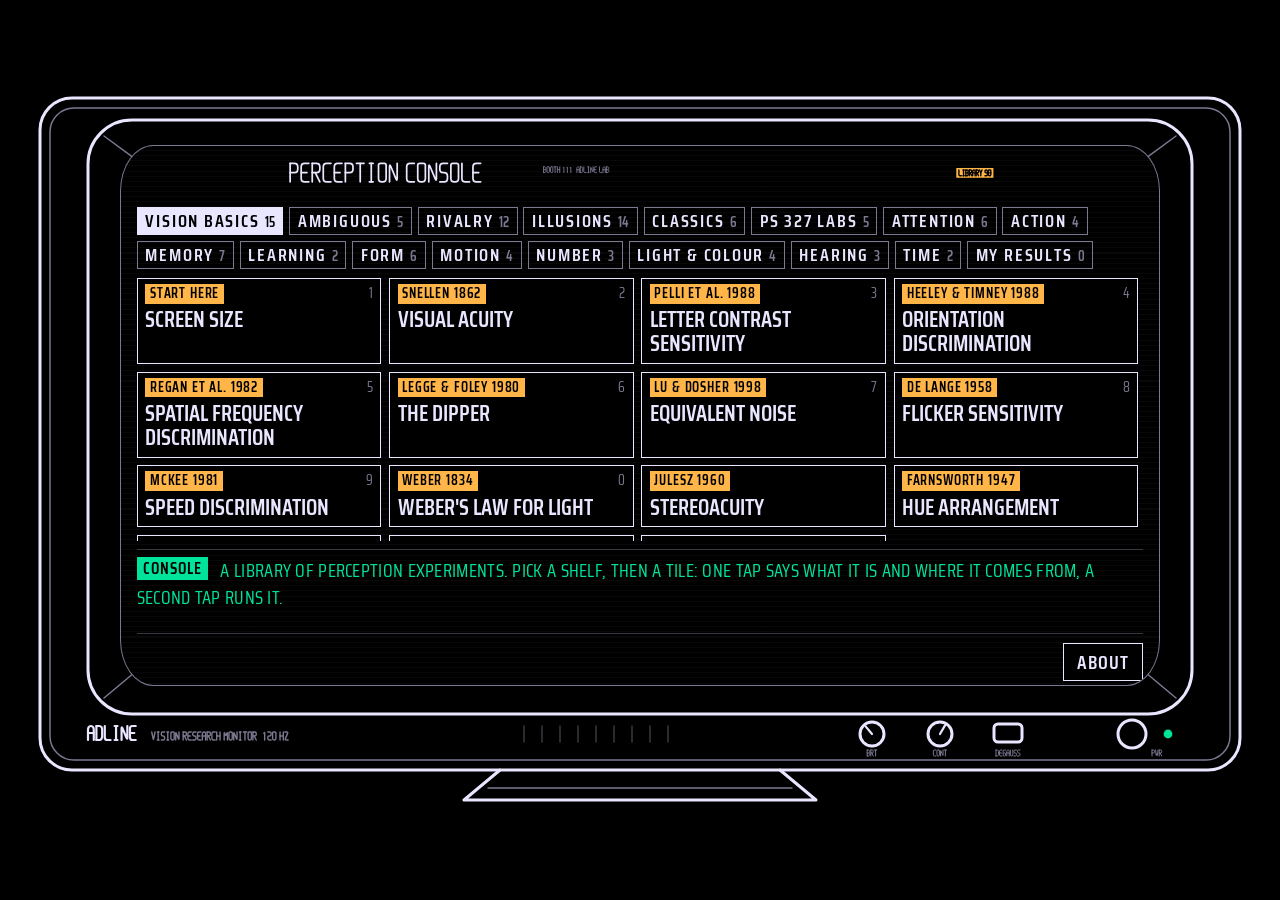
<file: game/console.html>
<!DOCTYPE html>
<html lang="en">
<head>
<meta charset="utf-8">
<meta name="viewport" content="width=device-width, initial-scale=1, viewport-fit=cover">
<title>Gain Control: the Perception Console</title>
<link rel="stylesheet" href="css/game.css">
</head>
<body>
<!-- The dark booth's perception console on its own: bistable demos, Carrasco, Ling & Read (2004), and the PS 327 labs. -->
<div id="stage"><div id="frame"><div id="panel"></div></div></div>
<script type="module">
import { perceptionConsole } from "./js/console/console.js";
import { sfx } from "./js/sfx.js";
window.SFX = sfx;
window.addEventListener("pointerdown", () => sfx.unlock && sfx.unlock(), { once: true });
perceptionConsole(document.getElementById("panel"), { standalone: true });
</script>
</body>
</html>
</file>
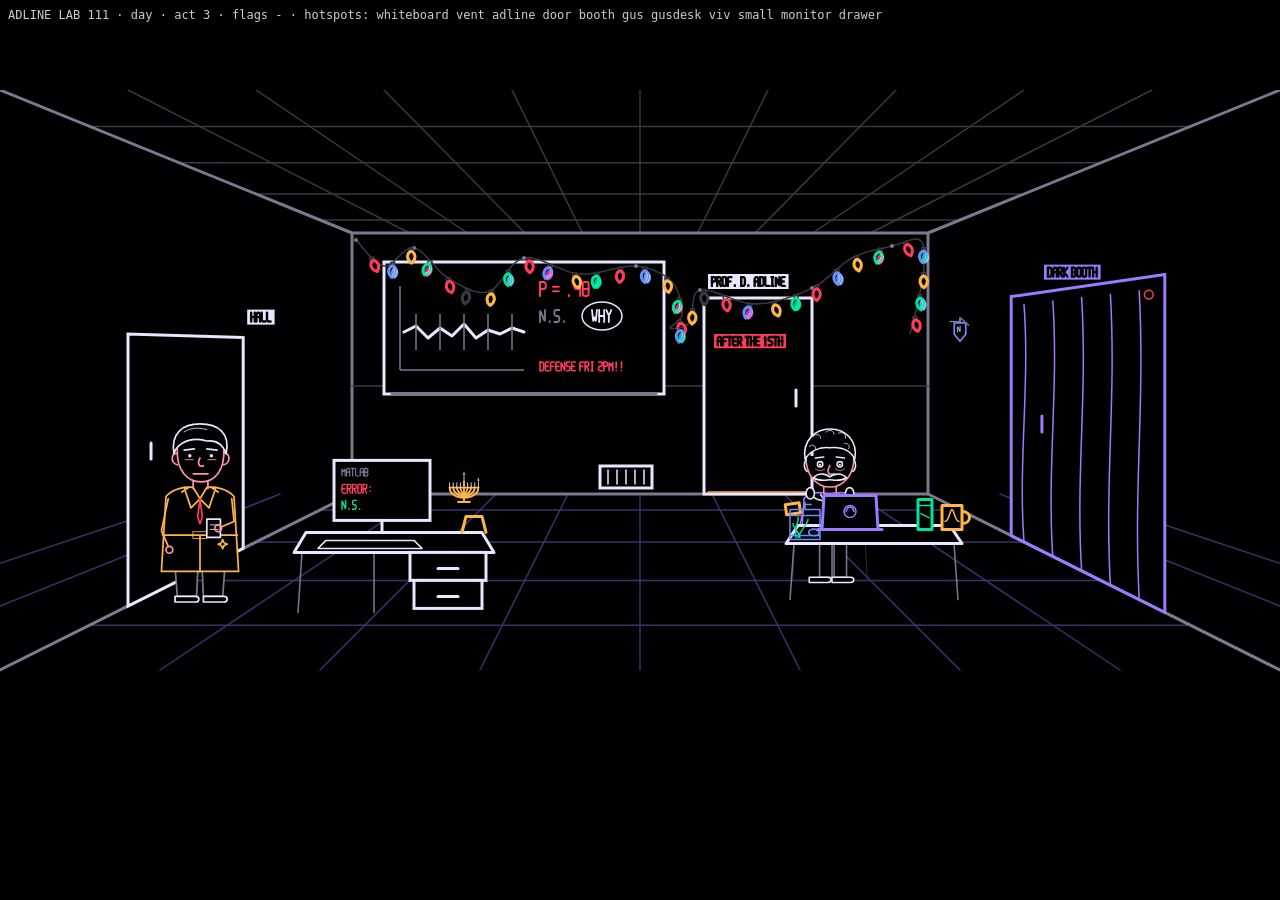
<file: game/preview.html>
<!DOCTYPE html>
<html lang="en">
<head>
<meta charset="utf-8">
<title>Gain Control — room preview</title>
<link rel="stylesheet" href="css/game.css">
<style>
  /* preview only: outline every hotspot so the hit areas are visible */
  body.hs [data-hs] > rect[fill="transparent"] { stroke: var(--A); stroke-width: .5; stroke-dasharray: 2 2; }
  #ctl { position: fixed; top: 4px; left: 4px; z-index: 9; font: 12px monospace; color: #ccc; background: #000a; padding: 4px; }
</style>
</head>
<body>
<!-- Draws one room from state, with its stand points and entries marked. No engine.
     preview.html?room=kitchen&mode=day&act=3&char=nell&flags=descaled,gotMug&hs=1  -->
<div id="ctl"></div>
<div id="stage"><div id="frame">
  <svg class="t" id="game" viewBox="0 0 640 360" preserveAspectRatio="xMidYMid meet" xmlns="http://www.w3.org/2000/svg"></svg>
</div></div>
<script type="module">
const q = new URLSearchParams(location.search);
const id = q.get("room") || "lab";
const file = { hall: "hallway" }[id] || id;
const mod = await import(`./js/rooms/${file}.js`);
const R = mod.default || Object.values(mod).find(v => v && v.draw);
const G = { act: +(q.get("act") || 3), mode: q.get("mode") || "day", char: q.get("char") || "nell", room: id,
  flags: Object.fromEntries((q.get("flags") || "").split(",").filter(Boolean).map(f => [f, true])), extras: [] };
document.getElementById("frame").classList.toggle("night", G.mode === "night");
if (q.get("hs")) document.body.classList.add("hs");
const d = R.draw(G);
const { decor } = await import("./js/holidays.js");
const mark = (x, y, c, t) => `<circle cx="${x}" cy="${y}" r="2" fill="var(--${c})"/><text x="${x + 3}" y="${y - 2}" font-size="5" fill="var(--${c})" font-family="monospace">${t}</text>`;
const marks = q.get("hs") ? Object.entries(R.stand || {}).map(([k, [x, y]]) => mark(x, y, "G", k)).join("")
  + Object.entries(R.entries || {}).map(([k, [x, y]]) => mark(x, y, "B", k)).join("") : "";
document.getElementById("game").innerHTML = `<g>${d.back}</g>${decor(R, G)}<g>${d.sortables.filter(o => o.svg).sort((a, b) => a.depth - b.depth).map(o => o.svg).join("")}</g>${marks}`;
document.getElementById("ctl").textContent = `${R.name} · ${G.mode} · act ${G.act} · flags ${Object.keys(G.flags).join(",") || "-"} · hotspots: ${[...new Set([...document.querySelectorAll("[data-hs]")].map(e => e.dataset.hs))].join(" ")}`;
// run the ambient pose clocks so animated groups can be checked
const clocks = { nod: 800, alarm: 380, wave: 520, type: 260, jam: 700, blink: 300, drip: 600, tube: 450, chant: 700, hum: 420, hol: 700 };
for (const [g, ms] of Object.entries(clocks)) { let i = 0; setInterval(() => { i ^= 1; document.querySelectorAll(`[data-g="${g}"]`).forEach(e => e.classList.toggle("on", +e.dataset.i === i)); }, ms); }
</script>
</body>
</html>
</file>
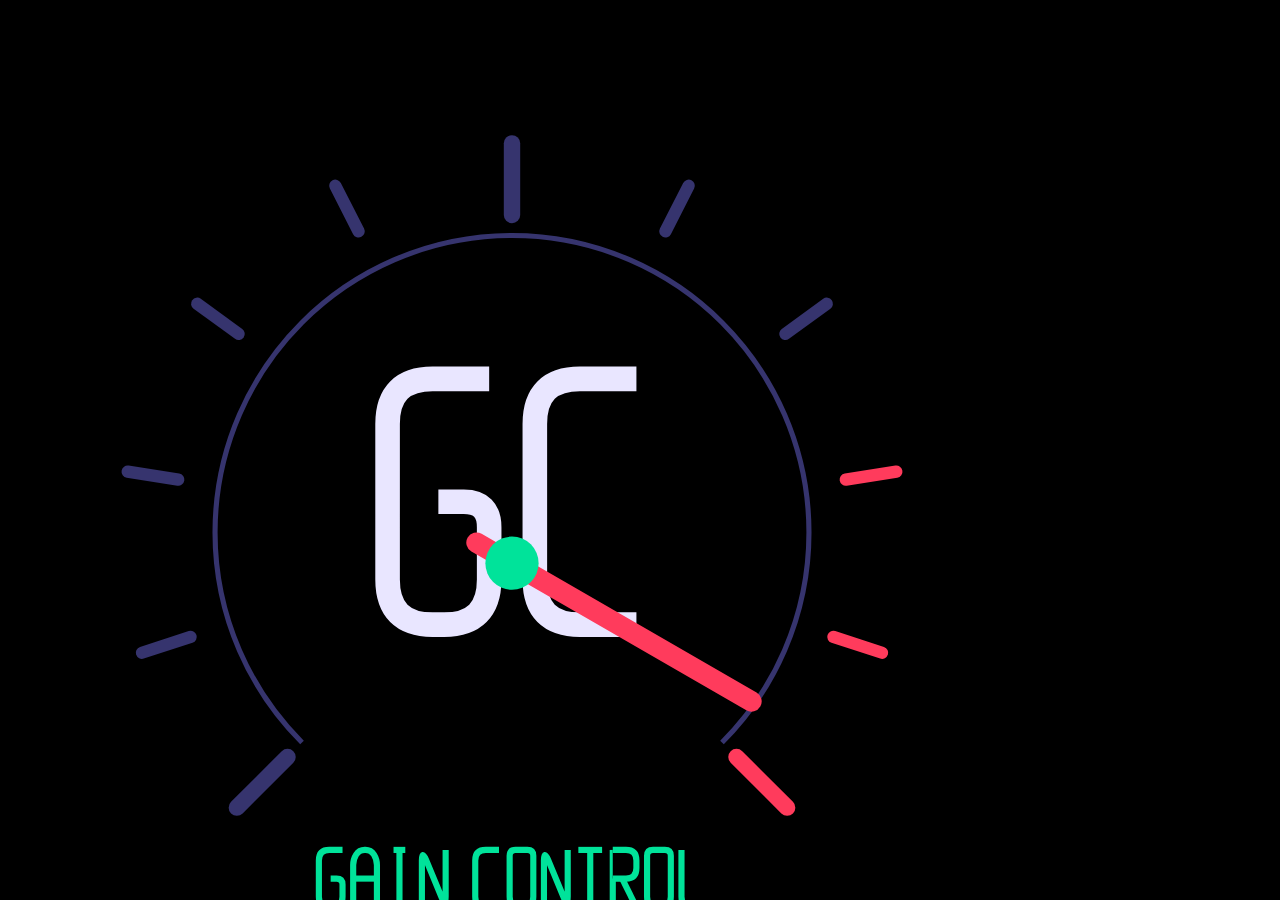
<file: ios/tools/icon.html>
<!DOCTYPE html>
<!-- The app icon, drawn in the game's own line language: a gain knob (the dial ticks, the needle turned up),
     GC in the stroke alphabet, GAIN CONTROL under it. ios/tools/make_icon.mjs renders it at 1024×1024 into
     ios/GainControl/Assets.xcassets/AppIcon.appiconset/AppIcon.png and macos/AppIcon.png. Serve the repo root
     over HTTP and open /ios/tools/icon.html to look at it. -->
<html><head><meta charset="utf-8">
<link rel="stylesheet" href="../../game/css/game.css">
<style>
  html, body { margin: 0; background: #000; overflow: hidden; }
  #frame { position: fixed !important; left: 0 !important; top: 0 !important; width: 1024px !important; height: 1024px !important; aspect-ratio: auto !important; }
  svg { width: 1024px; height: 1024px; display: block; }
</style></head>
<body><div id="frame"><svg id="icon" viewBox="0 0 100 100" xmlns="http://www.w3.org/2000/svg"></svg></div>
<script type="module">
import { seg, segW } from "../../game/js/gfx.js";
const cx = 50, cy = 52, R = 38;
let s = "";
// the dial: eleven ticks from 7 o'clock round to 5 o'clock, the last three hot
for (let i = 0; i <= 10; i++) {
  const a = (-225 + i * 27) * Math.PI / 180, r0 = R - (i % 5 === 0 ? 7 : 5), r1 = R;
  s += `<path class="${i >= 8 ? "sR" : "sN"}" style="stroke-width:${i % 5 === 0 ? 1.6 : 1.2};stroke-linecap:round" d="M${cx + r0 * Math.cos(a)},${cy + r0 * Math.sin(a)} L${cx + r1 * Math.cos(a)},${cy + r1 * Math.sin(a)}"/>`;
}
s += `<path class="hl sN" style="stroke-width:.5" d="M${cx + (R - 9) * Math.cos(-225 * Math.PI / 180)},${cy + (R - 9) * Math.sin(-225 * Math.PI / 180)} A${R - 9},${R - 9} 0 1 1 ${cx + (R - 9) * Math.cos(45 * Math.PI / 180)},${cy + (R - 9) * Math.sin(45 * Math.PI / 180)}"/>`;
// GC in the stroke alphabet
const h = 24, t = "GC";
s += seg(t, cx - segW(t, h) / 2, cy - h / 2 - 3, h, "sW", 2.4);
// the needle, turned up into the red, on a lit pivot
const a = 30 * Math.PI / 180;
s += `<path class="sR" style="stroke-width:2;stroke-linecap:round" d="M${cx - 4 * Math.cos(a)},${cy + 3 - 4 * Math.sin(a)} L${cx + 27 * Math.cos(a)},${cy + 3 + 27 * Math.sin(a)}"/>`;
s += `<circle class="fG" cx="${cx}" cy="${cy + 3}" r="2.6" style="stroke:none"/>`;
const l = "GAIN CONTROL";
s += seg(l, cx - segW(l, 5.6) / 2, 83, 5.6, "sG", .6);
document.getElementById("icon").innerHTML = s;
document.body.dataset.ready = "1";
</script></body></html>
</file>
<file: game/css/game.css>
html, body { margin: 0; height: 100%; background: #000; overflow: hidden; overscroll-behavior: none; }
  body { font-family: "Saira Condensed", "Arial Narrow", sans-serif; -webkit-font-smoothing: antialiased; -webkit-text-size-adjust: 100%; touch-action: manipulation; }
  /* the visible box: dynamic viewport units, so iPhone's address bar can't push the top of the frame off screen; minus the notch */
  :root {
    --vw: 100vw; --vh: 100vh;
    --sl: env(safe-area-inset-left, 0px); --sr: env(safe-area-inset-right, 0px);
    --st: env(safe-area-inset-top, 0px); --sb: env(safe-area-inset-bottom, 0px);
  }
  @supports (height: 100dvh) { :root { --vw: 100dvw; --vh: 100dvh; } html, body { height: 100dvh; } }
  #stage { position: fixed; left: 0; top: 0; width: var(--vw); height: var(--vh); display: flex; align-items: center; justify-content: center;
    padding: var(--st) var(--sr) var(--sb) var(--sl); box-sizing: border-box; }
  #frame {
    position: relative; width: min(calc(var(--vw) - var(--sl) - var(--sr)), calc((var(--vh) - var(--st) - var(--sb)) * 16 / 9)); aspect-ratio: 16 / 9;
    container-type: inline-size; user-select: none; -webkit-user-select: none; cursor: crosshair; background: #000;
    /* DAY palette */
    --W: #e9e6ff; --R: #ff3b5c; --B: #6b8cff; --G: #00e39a; --K: #ff95ae; --A: #ffb547;
    --V: #9c7bff; --N: #36346e; --D: #3a3842; --M: #7b7890; --X: #ff3b5c;
  }
  #frame.night {
    --W: #8f9cff; --R: #5a4bd1; --B: #3d5cff; --G: #00e39a; --K: #7064d6; --A: #2fb3a3;
    --V: #4b47c9; --N: #24234f; --D: #1d1c2b; --M: #484673; --X: #ff3b5c;
  }
  svg.t { position: absolute; inset: 0; width: 100%; height: 100%; display: block; fill: none; }
  svg.t path, svg.t line, svg.t circle, svg.t rect, svg.t ellipse, svg.t polyline, svg.t polygon {
    stroke-width: 1.5; stroke-linecap: round; stroke-linejoin: round;
  }
  svg.t .hl { stroke-width: .75; }
  svg.t .mech { stroke-linecap: butt; stroke-linejoin: miter; }
  svg.t .dash { stroke-dasharray: 2 4; }
  svg.t .k { fill: #000; }
  .sW{stroke:var(--W)} .sR{stroke:var(--R)} .sB{stroke:var(--B)} .sG{stroke:var(--G)} .sK{stroke:var(--K)} .sA{stroke:var(--A)}
  .sV{stroke:var(--V)} .sN{stroke:var(--N)} .sD{stroke:var(--D)} .sM{stroke:var(--M)} .sX{stroke:var(--X)} .s0{stroke:#000}
  .fW{fill:var(--W);stroke:none} .fR{fill:var(--R);stroke:none} .fB{fill:var(--B);stroke:none} .fG{fill:var(--G);stroke:none}
  .fK{fill:var(--K);stroke:none} .fA{fill:var(--A);stroke:none} .fV{fill:var(--V);stroke:none} .fX{fill:var(--X);stroke:none}
  .fM{fill:var(--M);stroke:none} .fD{fill:var(--D);stroke:none}
  #frame.night .day-only, #frame:not(.night) .night-only { display: none; }
  [data-hs] { cursor: pointer; }
  .opt { cursor: pointer; }
  .opt:hover .bg { fill: var(--W); }
  .opt:hover .g path, .opt:hover .g circle { stroke: #000; }
  .opt:hover .g .fW, .opt:hover .g .fR { fill: #000; }
  .opt:hover .lbl path { stroke: var(--A); }

  /* pose switching (Game & Watch) */
  .pz { display: none; } .pz.on { display: inline; }
  #actor[data-pose="0"] .ap1, #actor[data-pose="0"] .ap2,
  #actor[data-pose="1"] .ap0, #actor[data-pose="1"] .ap2,
  #actor[data-pose="2"] .ap0, #actor[data-pose="2"] .ap1 { display: none; }
  /* the same poses for figures drawn inside a room (cutscenes): wrap the figure in <g class="fpN"> */
  .fp0 .ap1, .fp0 .ap2, .fp1 .ap0, .fp1 .ap2, .fp2 .ap0, .fp2 .ap1 { display: none; }
  .pt .mouth-b { display: none; } .pt.mo .mouth-b { display: inline; } .pt.mo .mouth-a { display: none; }
  .pt .eyes-closed { display: none; } .pt.bl .eyes-closed { display: inline; } .pt.bl .eyes-open { display: none; }
  .pt .blank-only { display: none; } .pt.blank .blank-only { display: inline; } .pt.blank .normal-only { display: none; }

  #frame.night #exitChip { filter: drop-shadow(0 0 .5cqw #ff3b5c); }

  /* hover label */
  #hover { position: absolute; pointer-events: none; font-size: 1.6cqw; font-weight: 600; letter-spacing: .06em; text-transform: uppercase;
    color: #000; background: var(--W); padding: .05cqw .5cqw; white-space: nowrap; opacity: 0; transition: opacity .1s; }
  #hover.show { opacity: 1; }

  /* narrator box */
  #msg { position: absolute; left: 50%; top: 4%; transform: translateX(-50%); width: 66%; background: #000;
    border: .16cqw solid var(--W); padding: 1.1cqw 1.6cqw 1.6cqw; color: var(--W); font-size: 2.45cqw; line-height: 1.16;
    text-transform: uppercase; letter-spacing: .015em; font-weight: 400; display: none; z-index: 5; }
  #msg.show { display: block; }
  .who { display: inline-block; color: #000; font-weight: 600; letter-spacing: .06em; text-transform: uppercase; font-size: 1.45cqw;
    padding: 0 .5cqw; margin-bottom: .5cqw; line-height: 1.35; }
  .more { position: absolute; right: 1cqw; bottom: .4cqw; font-size: 1.1cqw; color: var(--M); letter-spacing: .1em; }
  em { color: var(--M); font-style: normal; }

  /* conversation */
  #convo { position: absolute; inset: 0; display: none; background: rgba(0,0,0,.9); z-index: 6; }
  #convo.show { display: block; }
  .pf { position: absolute; top: 3%; width: 27%; height: 52%; border: .16cqw solid var(--D); background: #000; }
  .pf.left { left: 9%; } .pf.right { right: 9%; }
  .pf.speaking { border-color: var(--W); }
  .pf svg.t { position: absolute; inset: 0; }
  .pf svg.t path, .pf svg.t circle, .pf svg.t rect, .pf svg.t ellipse, .pf svg.t line, .pf svg.t polygon { stroke-width: .62; }
  .pf svg.t .hl { stroke-width: .33; }
  .pf:not(.speaking) svg { filter: brightness(.45); }
  .pf .name { position: absolute; left: 0; bottom: -2.6cqw; }
  #dlg { position: absolute; left: 4%; right: 4%; top: 63%; bottom: 4%; background: #000; border: .16cqw solid var(--W);
    padding: 1.1cqw 1.8cqw 1.4cqw; color: var(--W); font-size: 3.1cqw; line-height: 1.12; text-transform: uppercase;
    letter-spacing: .015em; font-weight: 400; }
  #dlg .txt em { display: block; font-size: .78em; margin-top: .35cqw; }
  #dlg .choice { font-size: 2.35cqw; line-height: 1.12; padding: .25cqw 0 .25cqw 2.6cqw; position: relative; cursor: pointer; color: var(--W); }
  #dlg .choice b { position: absolute; left: 0; top: .25cqw; font-weight: 600; color: #000; background: var(--W); padding: 0 .45cqw; font-size: .8em; }
  #dlg .choice:hover { color: var(--G); } #dlg .choice:hover b { background: var(--G); }

  /* clue readout, title cards, death */
  #readout { position: absolute; inset: 0; display: none; z-index: 4; }
  #readout.show { display: block; } #readout.dim { filter: brightness(.35); }
  #toast { z-index: 30; opacity: 0; pointer-events: none; transition: opacity .25s; }
  #toast.show { opacity: 1; pointer-events: auto; }
  :fullscreen #frame, :-webkit-full-screen #frame { cursor: crosshair; }
  #card { position: absolute; inset: 0; background: #000; opacity: 0; pointer-events: none; transition: opacity .6s; z-index: 8; }
  #card.show { opacity: 1; pointer-events: auto; cursor: pointer; }
  #death { position: absolute; inset: 0; background: #000; display: none; z-index: 9; }
  #death.show { display: block; }
  #death .dtxt { position: absolute; left: 14%; right: 14%; top: 22%; color: var(--W); font-size: 2.6cqw; line-height: 1.18; text-transform: uppercase; }
  #death .dbtn { cursor: pointer; } #death .dbtn:hover rect { fill: var(--G); stroke: var(--G); } #death .dbtn:hover path { stroke: #000; }

  /* clickable overlays: choices and the keypad */
  #readout.pick { cursor: default; }
  #readout .cbtn:hover rect, #readout [data-key]:hover rect { stroke: var(--G); }
  #readout .cbtn:hover path, #readout [data-key]:hover path { stroke: var(--G); }
  #card .cbtn:hover rect { fill: var(--G); stroke: var(--G); } #card .cbtn:hover path { stroke: #000; }

  /* a computer screen overlay (FOG NEURO) */
  #panel { position: absolute; inset: 0; z-index: 7; display: none; background: rgba(0,0,0,.92); }
  #panel.show { display: block; }
  #panel .screen { position: absolute; left: 5%; right: 5%; top: 4%; bottom: 4%; border: .16cqw solid var(--W); background: #000; padding: 0 1.4cqw;
    display: flex; flex-direction: column; color: var(--W); text-transform: uppercase; overflow: hidden; }
  #panel svg.hd { position: relative; height: 3.6cqw; flex: none; margin-top: .6cqw; }
  #panel .empty { margin: auto; text-align: center; font-size: 2.4cqw; line-height: 1.3; }
  #panel .empty em, #panel em { color: var(--M); font-style: normal; font-size: .8em; }
  #panel .paper { border-top: .1cqw solid var(--D); padding: .7cqw 0; flex: 1 1 0; min-height: 0; overflow-y: auto; scrollbar-width: thin; scrollbar-color: var(--D) transparent; }
  #panel .tag { display: inline-block; background: var(--A); color: #000; font-weight: 600; font-size: 1.1cqw; padding: 0 .4cqw; margin-bottom: .3cqw; }
  #panel .ttl { font-size: 2.2cqw; line-height: 1.1; font-weight: 600; color: var(--W); }
  #panel .by { font-size: 1.25cqw; color: var(--B); margin: .3cqw 0 .5cqw; letter-spacing: .04em; }
  #panel .cites { color: var(--G); }
  #panel .body { display: flex; gap: 1.2cqw; align-items: flex-start; }
  #panel svg.fig { position: relative; width: 15cqw; height: 9.75cqw; flex: none; }
  #panel .abs { font-size: 1.55cqw; line-height: 1.22; color: var(--W); }
  #panel .abs p { margin: 0 0 .25cqw; } #panel .src { color: var(--A); font-size: .85em; }
  #panel .bar { display: flex; gap: .8cqw; align-items: center; padding: .7cqw 0 .3cqw; border-top: .1cqw solid var(--D); flex: none; }
  #panel button { font: 600 1.5cqw "Saira Condensed", sans-serif; letter-spacing: .06em; background: var(--W); color: #000; border: 0; padding: .25cqw 1cqw; cursor: pointer; }
  #panel button:hover { background: var(--G); } #panel button:disabled { background: var(--D); color: #000; cursor: default; }
  #panel button.off { margin-left: auto; background: #000; color: var(--W); border: .1cqw solid var(--W); }
  /* the key beside an exit button's word (CLOSE ESC, DONE ENTER): the same in every minigame */
  #panel button small { font-size: .62em; letter-spacing: .1em; opacity: .65; margin-left: .45em; }
  #panel .status { font-size: 1.4cqw; color: var(--A); }
  #panel .foot { font-size: 1cqw; color: var(--M); letter-spacing: .08em; padding-bottom: .4cqw; flex: none; }

  /* characters never block clicks on what's behind them */
  #actor, #extras, #game .idle, #game .xtra { pointer-events: none; }

  /* THE REPLICATION (GLM on Nell's monitor) */
  .glmwrap { position: absolute; inset: 0; z-index: 7; background: #000; }
  .glmwrap svg.glm { position: absolute; inset: 0; width: 100%; height: 100%; }
  .glmwrap svg.glm [data-b]:hover rect { stroke: var(--G); fill: var(--G); }
  .glmwrap svg.glm [data-b]:hover path { stroke: #000; }
  .glmwrap svg.glm [data-tell]:hover rect { stroke: var(--A); }
  .glmwrap svg.glm [data-cell]:hover { stroke: var(--W); }
  .glmwrap .coach { position: absolute; left: 2%; right: 2%; top: 86.5%; bottom: 1.4%; border-top: .12cqw solid var(--D); padding-top: .5cqw;
    font-size: 1.75cqw; line-height: 1.18; text-transform: uppercase; color: var(--W); overflow: hidden; }
  .glmwrap .coach .who { font-size: 1.2cqw; margin: 0 .5cqw 0 0; vertical-align: .15cqw; }
  /* death text never blocks its own buttons */
  #death .dtxt { pointer-events: none; bottom: 18%; overflow: hidden; }

  /* switching characters: the inactive name chip is a real button */
  #hud .charchip:hover rect.hl { fill: var(--W); stroke: var(--W); }
  #hud .charchip:hover path { stroke: #000; }

  /* ---- Act III minigames (GRIM, overlay, THE NOD) ---- */
  #panel .coachline { font-size: 1.6cqw; line-height: 1.25; padding: .6cqw 0; border-top: .1cqw solid var(--D); flex: none; min-height: 4.6cqw; }
  #panel .who, .nodbar .who { display: inline-block; color: #000; font-weight: 600; font-size: 1.1cqw; padding: 0 .4cqw; margin-right: .5cqw; vertical-align: .15cqw; }
  #panel .grimbody { display: flex; gap: 2cqw; flex: 1 1 0; min-height: 0; padding: .8cqw 0; }
  #panel .grim table { border-collapse: collapse; font-size: 1.7cqw; flex: none; align-self: flex-start; }
  #panel .grim th { font-size: 1.05cqw; color: var(--M); font-weight: 500; text-align: left; padding: 0 1.2cqw .3cqw 0; letter-spacing: .08em; }
  #panel .grim td { padding: .25cqw 1.2cqw .25cqw 0; border-top: .08cqw solid var(--D); cursor: pointer; }
  #panel .grim .num { text-align: right; font-variant-numeric: tabular-nums; }
  #panel .grim tr[data-row]:hover td { color: var(--G); } #panel .grim tr.sel td { color: var(--A); }
  #panel .grim .mark { min-width: 9cqw; font-size: 1.2cqw; } #panel .okc { color: var(--G); } #panel .badc { color: #000; background: var(--R); padding: 0 .3cqw; font-weight: 600; }
  #panel .ceilbody { flex: 1 1 0; min-height: 0; display: flex; align-items: center; padding: .6cqw 0; }
  #panel .ceilbody > svg.t { position: relative; width: 100%; height: 100%; }
  #panel .ceilmeth { display: flex; gap: 1.6cqw; width: 100%; height: 100%; align-items: center; }
  #panel .ceilmeth ol { flex: 0 0 52%; margin: 0; padding-left: 2.2cqw; font-size: 1.45cqw; line-height: 1.28; color: var(--W); }
  #panel .ceilmeth li { padding: .45cqw .6cqw; border-top: .08cqw solid var(--D); cursor: pointer; }
  #panel .ceilmeth li:hover { color: var(--G); } #panel .ceilmeth li.miss { color: var(--M); }
  #panel .ceilmeth li.hit { color: #000; background: var(--R); font-weight: 600; }
  #panel .ceilmeth svg.t { position: relative; flex: 1; height: 100%; }
  #panel .calc { flex: 1; display: flex; flex-direction: column; gap: .6cqw; border-left: .1cqw solid var(--D); padding-left: 1.4cqw; }
  #panel .calc svg { position: relative; width: 100%; height: auto; }
  #panel .keys { display: flex; flex-wrap: wrap; gap: .6cqw; align-items: center; } #panel .keys .gap { width: 1.2cqw; }
  #panel button.red { background: var(--R); }
  #panel svg.ovsvg { position: relative; width: 100%; flex: 1 1 0; min-height: 0; }
  #panel .ovl .pB path, #panel .ovl .pB circle { stroke: var(--B); } #panel .ovl .pA path, #panel .ovl .pA circle { stroke: var(--A); }
  #panel .ovl .pG path, #panel .ovl .pG circle { stroke: var(--G); }
  #panel .ovl .blob { stroke-width: 1.5; } #panel .ovl .dot { stroke-width: 1.2; fill: none; }
  #panel .ovl .ov { opacity: .85; }
  #panel.nodmode { background: transparent; pointer-events: none; }
  .nodbar { position: absolute; left: 0; right: 0; bottom: 0; height: 31%; background: rgba(0,0,0,.9); border-top: .14cqw solid var(--W);
    display: grid; grid-template-columns: 1fr 26cqw; grid-template-rows: auto 1fr auto; padding: .8cqw 1.4cqw; gap: .4cqw 1.4cqw;
    text-transform: uppercase; pointer-events: auto; color: var(--W); }
  .nodbar .motion { font-size: 2.4cqw; line-height: 1.15; grid-column: 1; } .nodbar .mn { color: var(--M); font-size: .7em; }
  .nodbar .coachline { font-size: 1.6cqw; line-height: 1.25; grid-column: 1; }
  .nodbar .nlog { grid-column: 2; grid-row: 1 / 4; font-size: 1.15cqw; line-height: 1.35; color: var(--M); border-left: .1cqw solid var(--D); padding-left: 1cqw; overflow: hidden; }
  .nodbar .nlog .lt { color: var(--G); font-weight: 600; margin-bottom: .2cqw; } .nodbar .nlog .y { color: var(--W); } .nodbar .nlog b { color: #000; background: var(--V); padding: 0 .3cqw; }
  .nodbar .ctl { grid-column: 1; display: flex; gap: 1.2cqw; align-items: center; }
  .nodbar button { font: 600 1.8cqw "Saira Condensed", sans-serif; letter-spacing: .06em; background: var(--G); color: #000; border: 0; padding: .2cqw 1.4cqw; cursor: pointer; }
  .nodbar button:disabled { background: var(--D); cursor: default; } .nodbar button small { font-size: .6em; }
  .nodbar .tally { font-size: 1.2cqw; color: var(--M); letter-spacing: .06em; }

/* Saira Condensed, the dialogue face, bundled (fonts/, OFL) so the game and the Mac and iOS apps work offline */
@font-face { font-family:"Saira Condensed"; font-weight:400; font-display:swap; src:url(../fonts/saira-condensed-latin-400-normal.woff2) format("woff2"); }
@font-face { font-family:"Saira Condensed"; font-weight:500; font-display:swap; src:url(../fonts/saira-condensed-latin-500-normal.woff2) format("woff2"); }
@font-face { font-family:"Saira Condensed"; font-weight:600; font-display:swap; src:url(../fonts/saira-condensed-latin-600-normal.woff2) format("woff2"); }
/* the megaZINE masthead after the credits (fonts in fonts/, OFL; the look is megazine.org's, in its dark colours) */
@font-face { font-family:"Bowlby One SC"; font-weight:400; font-display:swap; src:url(../fonts/bowlby-one-sc-latin-400-normal.woff2) format("woff2"); }
@font-face { font-family:"Courier Prime"; font-weight:700; font-display:swap; src:url(../fonts/courier-prime-latin-700-normal.woff2) format("woff2"); }
@font-face { font-family:"Spline Sans"; font-weight:600; font-display:swap; src:url(../fonts/spline-sans-latin-600-normal.woff2) format("woff2"); }
#panel.mzwrap { background:#000; }
/* the masthead rolling up with the credits: an overlay above the card, transparent; the masthead centred on a moving top */
.mzroll { position:absolute; inset:0; z-index:9; cursor:pointer; }
.mzroll .mzend { position:absolute; inset:auto; left:0; right:0; top:150%; transform:translateY(-50%); }
.mzroll .mzout { position:absolute; inset:0; width:100%; height:100%; visibility:hidden; pointer-events:none; }
.mzroll .mzout .ledbtn { pointer-events:auto; }
.mzroll .mzhint { position:absolute; left:0; right:0; bottom:4%; text-align:center; font-size:1.1cqw; letter-spacing:.14em; color:var(--M); visibility:hidden; }
.mzend { position:absolute; inset:0; display:flex; flex-direction:column; align-items:center; justify-content:center; text-align:center; cursor:pointer; }
.mzend .mzpart { width:22cqw; height:auto; margin-bottom:2.2cqw; }
.mzend .mz { display:inline-block; text-decoration:none; color:#ECEBE5; }
.mzend .mzrow { display:flex; align-items:center; justify-content:center; gap:2.6cqw; }
.mzend .mzqr { width:15cqw; aspect-ratio:1; flex:none; transform:rotate(-1.5deg); }
.mzend .mzqr svg { display:block; width:100%; height:100%; }
.mzend .mzqr .lid { transition:transform .08s ease-in; }
.mzend .mzlogo { position:relative; display:inline-block; font:400 10cqw/.86 "Bowlby One SC","Arial Black",Impact,sans-serif; letter-spacing:-.02em; color:#ECEBE5; isolation:isolate; white-space:nowrap; text-align:left; }
.mzend .mzlogo .lc { font-family:"Spline Sans","Helvetica Neue",Arial,sans-serif; font-weight:600; letter-spacing:-.04em; font-size:.6em; vertical-align:.7em; margin-left:.06em; color:#7DB0FF; }
.mzend .mzlogo .ink { position:relative; z-index:1; }
.mzend .mzlogo .mis { position:absolute; left:0; top:0; color:#FF68BA; mix-blend-mode:screen; transform:translate(.035em,.03em) rotate(-.6deg); transform-origin:left top; pointer-events:none; z-index:2; opacity:.85; white-space:nowrap; }
.mzend .mzlogo .mis .lc { color:#FF68BA; }
@keyframes mz-jit-ink { 0% { transform:none; } 20% { transform:translate(-.014em,.006em); } 45% { transform:translate(.012em,-.01em) skewX(-1.2deg); } 70% { transform:translate(-.006em,.004em); } 100% { transform:none; } }
@keyframes mz-jit-mis { 0% { transform:translate(.035em,.03em) rotate(-.6deg); } 20% { transform:translate(.075em,.012em) rotate(-1.3deg); } 45% { transform:translate(.008em,.055em) rotate(.25deg); } 70% { transform:translate(.055em,.038em) rotate(-.9deg); } 100% { transform:translate(.035em,.03em) rotate(-.6deg); } }
.mzend .mzlogo.jit .ink { animation:mz-jit-ink .34s steps(1,end); }
.mzend .mzlogo.jit .mis { animation:mz-jit-mis .34s steps(1,end); }
.mzend .mztag { font:700 1.3cqw/1 "Courier Prime","Courier New",monospace; letter-spacing:.14em; text-transform:uppercase; margin-top:2cqw; }
.mzend .mzurl { font:600 1.5cqw/1 "Spline Sans",Arial,sans-serif; letter-spacing:.12em; color:#9cc3ff; margin-top:.9cqw; }
.mzend .mzhint { position:absolute; bottom:4%; font-size:1.1cqw; letter-spacing:.14em; color:var(--M); }
.mzend svg.mzpart { position:relative; inset:auto; width:30cqw; height:auto; }

/* ---- the options menu (js/menu.js) and its code field ---- */
#menu { position: absolute; inset: 0; display: none; z-index: 20; }
#menu.show { display: block; }
#menu [data-row]:hover path, #menu [data-close]:hover path { stroke: var(--A); }
#menu [data-off]:hover rect { fill: var(--R); }
/* the field that takes the keys sits over the drawn code box, invisible (the box is drawn in the stroke alphabet) */
#codeInput { position: absolute; left: 53.1%; top: 23.9%; width: 26.25%; height: 8.3%; opacity: .01; display: none; z-index: 21;
  font-size: 16px; border: 0; padding: 0; background: transparent; color: transparent; caret-color: transparent; }
#codeInput.show { display: block; }

/* ---- codes: heads (every head is a <g class="hd">, scaled about the neck) ---- */
#game .hd, #wipe .hd { transform-box: view-box; transform-origin: 160px 88px; transition: none; }
body.c-pinhead #game .hd, body.c-pinhead #wipe .hd { transform: scale(.5); }
body.c-bighead #game .hd, body.c-bighead #wipe .hd { transform: scale(1.65); }
/* colour codes: the scene only, never the HUD chips' meaning (the HUD is drawn inside #game, so this is the room layers) */
body.c-afterimage #game #roomBack, body.c-afterimage #game #sortables, body.c-afterimage #game .decor { filter: hue-rotate(180deg); }
body.c-disco #game #roomBack, body.c-disco #game #sortables, body.c-disco #game .decor { filter: hue-rotate(var(--disco, 0deg)); }
body.no-holidays #game .decor { display: none; }

/* ---- megaZINE inks, for things that are ON in the zine's own print (the lab's Christmas lights): pink, blue and gold
   passes laid slightly out of register over a palette outline. They stay the same day and night (they're lit). ---- */
#frame { --ZP: #f2369b; --ZB: #7db0ff; --ZG: #e0b04a; }
.fZP{fill:var(--ZP);stroke:none} .fZB{fill:var(--ZB);stroke:none} .fZG{fill:var(--ZG);stroke:none}
.mis { mix-blend-mode: screen; opacity: .9; }

/* ---- ONE TEXT BOX ----
   Every spoken line inside a minigame looks like the engine's: Saira caps in the speaker's colour after a solid speaker
   chip, at one size. Lines over a scene (THE FOG, the lift) sit in the narration box's place, at the top; lines in a
   panel game sit in the strip above its buttons. */
#panel .coachline, .nodbar .coachline, .glmwrap .coach { font-size: 2.05cqw; line-height: 1.2; text-transform: uppercase; letter-spacing: .015em; }
#panel .who, .nodbar .who, .glmwrap .coach .who { font-size: 1.3cqw; letter-spacing: .06em; padding: 0 .5cqw; line-height: 1.35; margin-right: .6cqw; vertical-align: .2cqw; }
#panel .coachline { min-height: 5.4cqw; }

/* the lift cutscene's lines: the narration box itself, in its place at the top */
.liftline { position: absolute; left: 50%; top: 4%; transform: translateX(-50%); width: 66%; background: #000; border: .16cqw solid var(--W);
  padding: 1.1cqw 1.6cqw 1.6cqw; font-size: 2.45cqw; line-height: 1.16; text-transform: uppercase; letter-spacing: .015em; display: none; z-index: 2; }
.liftline.show { display: block; }

/* the wiki branch (index.html?branch=wiki): a status chip in the corner, outside the scene's language on purpose */
#wikichip { position: fixed; left: 8px; top: 8px; z-index: 9999; font-family: "Saira Condensed", sans-serif; font-weight: 600; font-size: 13px;
  letter-spacing: .12em; color: #000; background: var(--A, #ffb000); padding: 2px 9px 1px; text-decoration: none; opacity: .85; }
#wikichip:hover { opacity: 1; }
</file>
